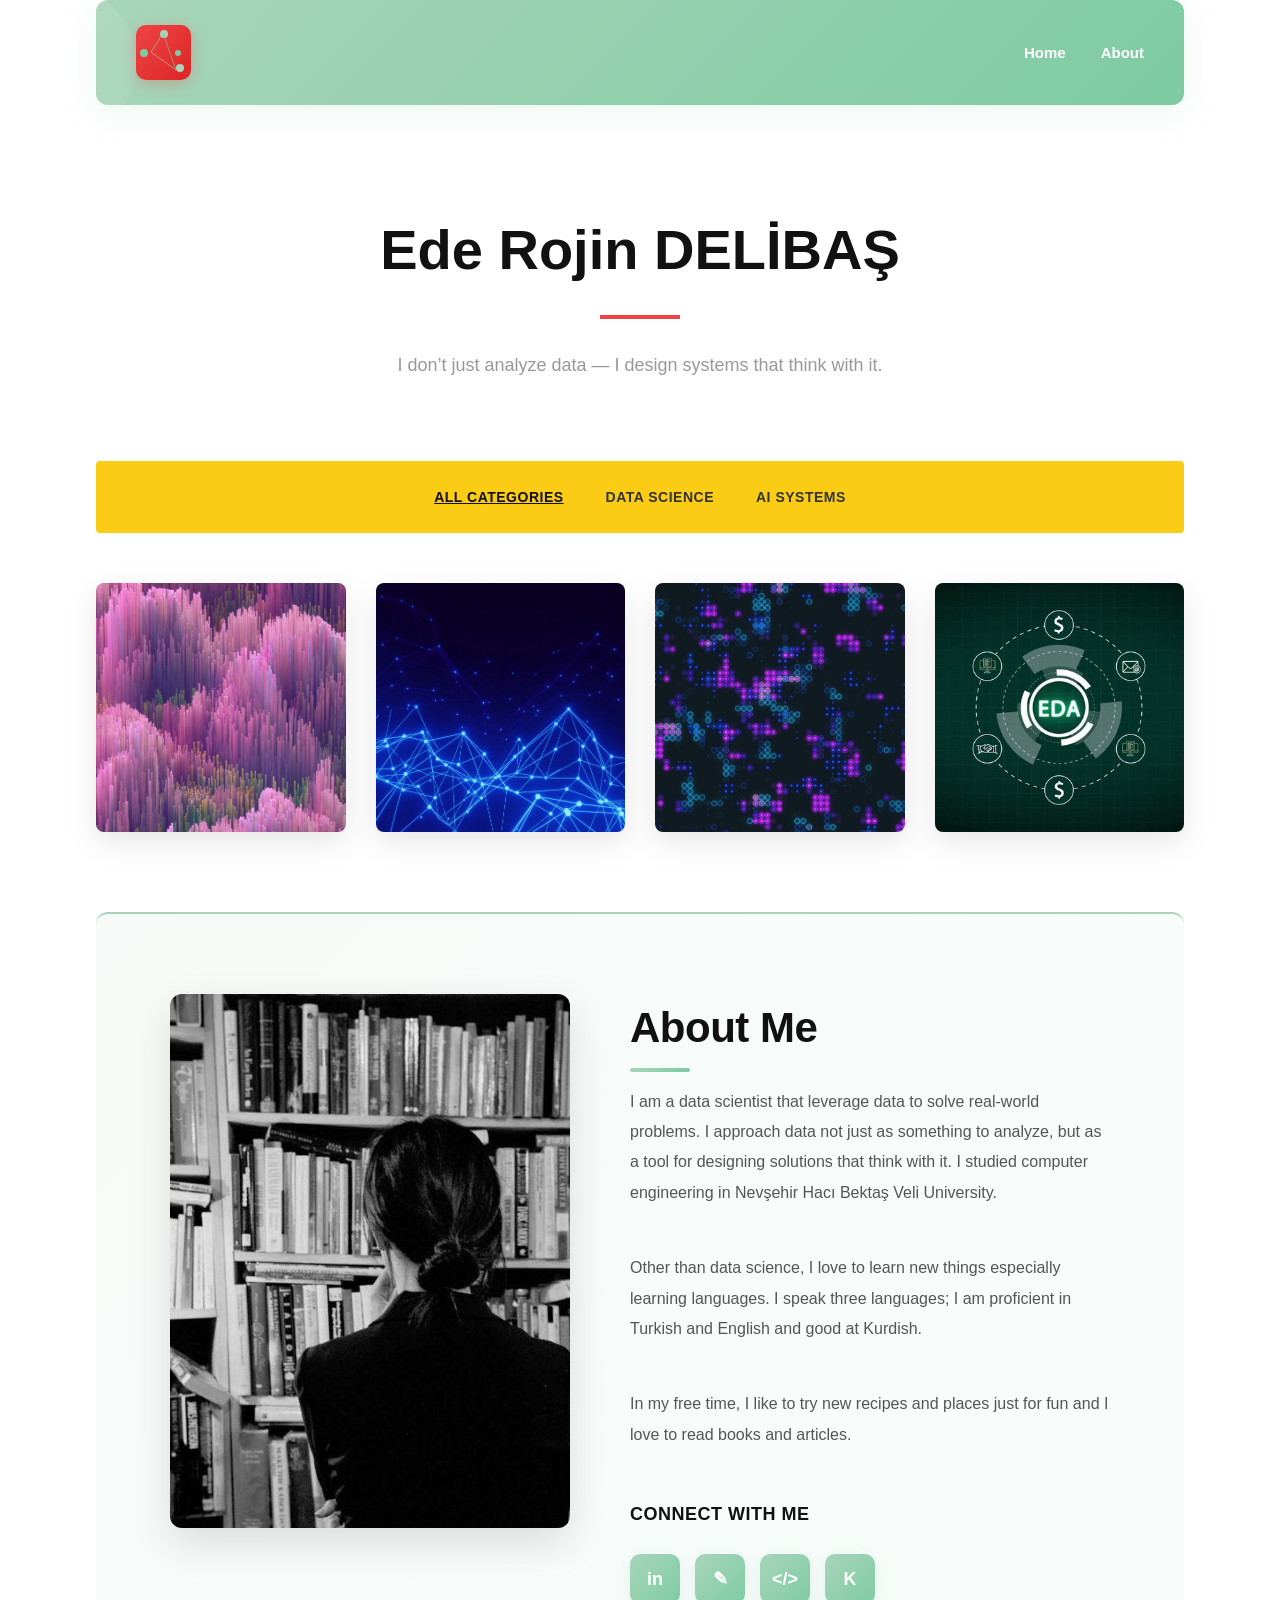
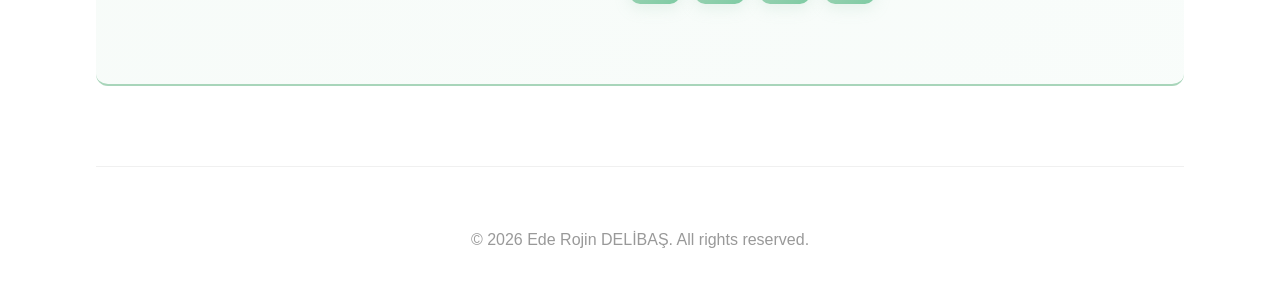
<file: index.html>
<!DOCTYPE html>
<html>
<head>
  <title>Ede Rojin DELİBAŞ - Portfolio</title>
  <link rel="stylesheet" href="style.css?v=4.4">
  <meta charset="UTF-8">
  <meta name="viewport" content="width=device-width, initial-scale=1.0">
</head>

<body>
<div class="container">

<header>
  <div class="header-content">
    <div class="logo" style="width: 55px; height: 55px; display: flex; align-items: center; justify-content: center; position: relative;">
      <div style="width: 100%; height: 100%; position: relative;">
        <!-- Data point circles -->
        <div style="position: absolute; width: 8px; height: 8px; background: #a8d5ba; border-radius: 50%; top: 5px; left: 50%; transform: translateX(-50%);"></div>
        <div style="position: absolute; width: 8px; height: 8px; background: #7ecba3; border-radius: 50%; top: 50%; left: 15%; transform: translate(-50%, -50%);"></div>
        <div style="position: absolute; width: 8px; height: 8px; background: #a8d5ba; border-radius: 50%; bottom: 8px; right: 12%;"></div>
        <div style="position: absolute; width: 6px; height: 6px; background: #7ecba3; border-radius: 50%; top: 45%; right: 18%;"></div>
        <!-- Connection lines using pseudo-effect -->
        <svg style="position: absolute; width: 100%; height: 100%; top: 0; left: 0;" viewBox="0 0 55 55">
          <line x1="27" y1="8" x2="15" y2="27" stroke="#a8d5ba" stroke-width="1" opacity="0.6"/>
          <line x1="27" y1="8" x2="40" y2="45" stroke="#7ecba3" stroke-width="1" opacity="0.6"/>
          <line x1="15" y1="27" x2="40" y2="45" stroke="#a8d5ba" stroke-width="1" opacity="0.6"/>
        </svg>
      </div>
    </div>
    <div class="nav-section">
      <nav>
        <a href="index.html">Home</a>
        <a href="#about">About</a>
      </nav>
    </div>
  </div>
</header>

<section class="hero">
  <h1>Ede Rojin DELİBAŞ</h1>
  <p>
    I don’t just analyze data — I design systems that think with it.
  </p>
</section>

<div class="filter">
  <button class="active" onclick="filterProjects('all')">ALL CATEGORIES</button>
  <button onclick="filterProjects('data-science')">DATA SCIENCE</button>
  <button onclick="filterProjects('ai-systems')">AI SYSTEMS</button>
</div>

<div class="grid">

  <div class="card" data-category="ai-systems" onclick="location.href='project1.html'">
    <img src="images/synthetic/synthetic_animation.jpg" alt="Synthetic Data Generator">
    <div class="overlay">
      <h4>Synthetic Data Generator</h4>
      <p>AI-based data generation system</p>
    </div>
  </div>

  <div class="card" data-category="ai-systems" onclick="location.href='project2.html'">
    <img src="images/sentiment/sentiment_animation.jpg" alt="Sentiment Analysis">
    <div class="overlay">
      <h4>Sentiment Analysis</h4>
      <p>NLP-based sentiment classification</p>
    </div>
  </div>

  <div class="card" data-category="data-science" onclick="location.href='project3.html'">
    <img src="images/churn/churn_animation.jpg" alt="Customer Churn Prediction">
    <div class="overlay">
      <h4>Customer Churn Prediction</h4>
      <p>Machine learning retention strategy</p>
    </div>
  </div>

  <div class="card" data-category="data-science" onclick="location.href='project4.html'">
    <img src="images/EDA/EDA_animation.jpg" alt="E-Commerce EDA">
    <div class="overlay">
      <h4>E-Commerce EDA</h4>
      <p>Exploratory analysis of customer behavior</p>
    </div>
  </div>

</div>

<section id="about" class="about-section">
  <div class="about-container">
    <div class="about-content">
      <div class="about-grid">
        <div class="about-image">
          <img src="images/aboutme.jpeg?v=4.0" alt="Ede Rojin DELİBAŞ">
        </div>
        <div class="about-text">
          <h2>About Me</h2>
          <p>
            I am a data scientist that leverage data to solve real-world problems. I approach data not just as something to analyze, but as a tool for designing solutions that think with it. I studied computer engineering in Nevşehir Hacı Bektaş Veli University.
          </p>
          <p>
            Other than data science, I love to learn new things especially learning languages. I speak three languages; I am proficient in Turkish and English and good at Kurdish.
          </p>
          <p>
            In my free time, I like to try new recipes and places just for fun and I love to read books and articles.
          </p>
          <div class="about-links">
            <h3>Connect With Me</h3>
            <div class="social-links">
              <a href="https://www.linkedin.com/in/ede-rojin-delibaş" target="_blank" rel="noopener noreferrer" class="social-link" title="LinkedIn">
                <span>in</span>
              </a>
              <a href="https://medium.com/@ederojind" target="_blank" rel="noopener noreferrer" class="social-link" title="Medium">
                <span>✎</span>
              </a>
              <a href="https://github.com/Ede-Rojin-Delibas" target="_blank" rel="noopener noreferrer" class="social-link" title="GitHub">
                <span>&lt;/&gt;</span>
              </a>
              <a href="https://kaggle.com/ederojindeliba" target="_blank" rel="noopener noreferrer" class="social-link" title="Kaggle">
                <span>K</span>
              </a>
            </div>
          </div>
        </div>
      </div>
    </div>
  </div>
</section>

<footer>
  <p>© 2026 Ede Rojin DELİBAŞ. All rights reserved.</p>
</footer>

</div>

<script>
function filterProjects(category) {
  const cards = document.querySelectorAll('.card');
  const buttons = document.querySelectorAll('.filter button');
  
  // Update active button
  buttons.forEach(btn => btn.classList.remove('active'));
  event.target.classList.add('active');
  
  // Filter cards
  cards.forEach(card => {
    if (category === 'all' || card.dataset.category === category) {
      card.style.display = 'flex';
    } else {
      card.style.display = 'none';
    }
  });
}
</script>

</body>
</html>
</file>
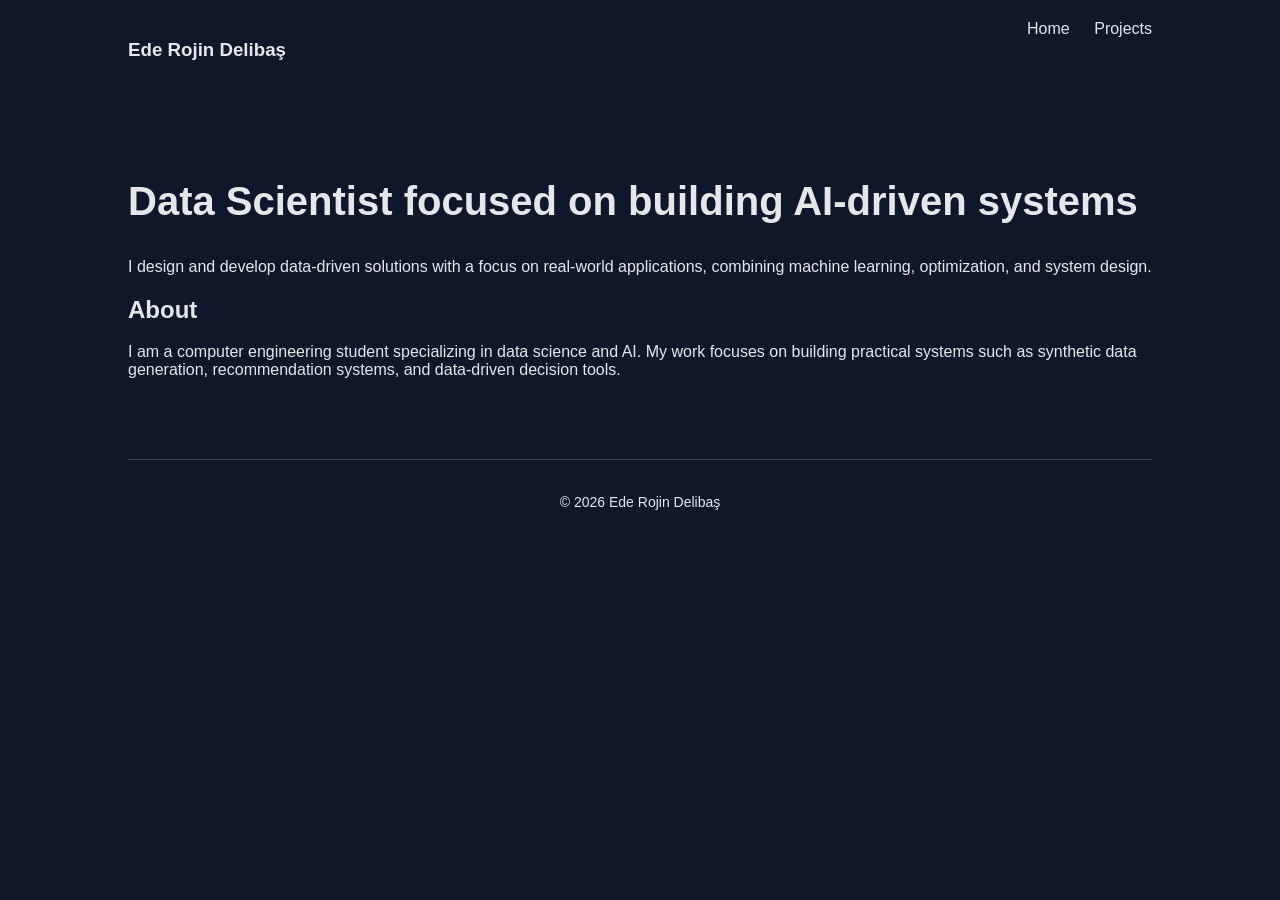
<file: Portfolio/index.html>
<!DOCTYPE html>
<html>
<head>
  <title>Ede Rojin Delibaş</title>
  <link rel="stylesheet" href="style.css">
</head>

<body>
<div class="container">

<header>
  <h3>Ede Rojin Delibaş</h3>
  <nav>
    <a href="index.html">Home</a>
    <a href="projects.html">Projects</a>
  </nav>
</header>

<section class="hero">
  <h1>Data Scientist focused on building AI-driven systems</h1>
  <p>
    I design and develop data-driven solutions with a focus on real-world applications, 
    combining machine learning, optimization, and system design.
  </p>
</section>

<section>
  <h2>About</h2>
  <p>
    I am a computer engineering student specializing in data science and AI. 
    My work focuses on building practical systems such as synthetic data generation, 
    recommendation systems, and data-driven decision tools.
  </p>
</section>

<footer>
  <p>© 2026 Ede Rojin Delibaş</p>
</footer>

</div>
</body>
</html>
</file>
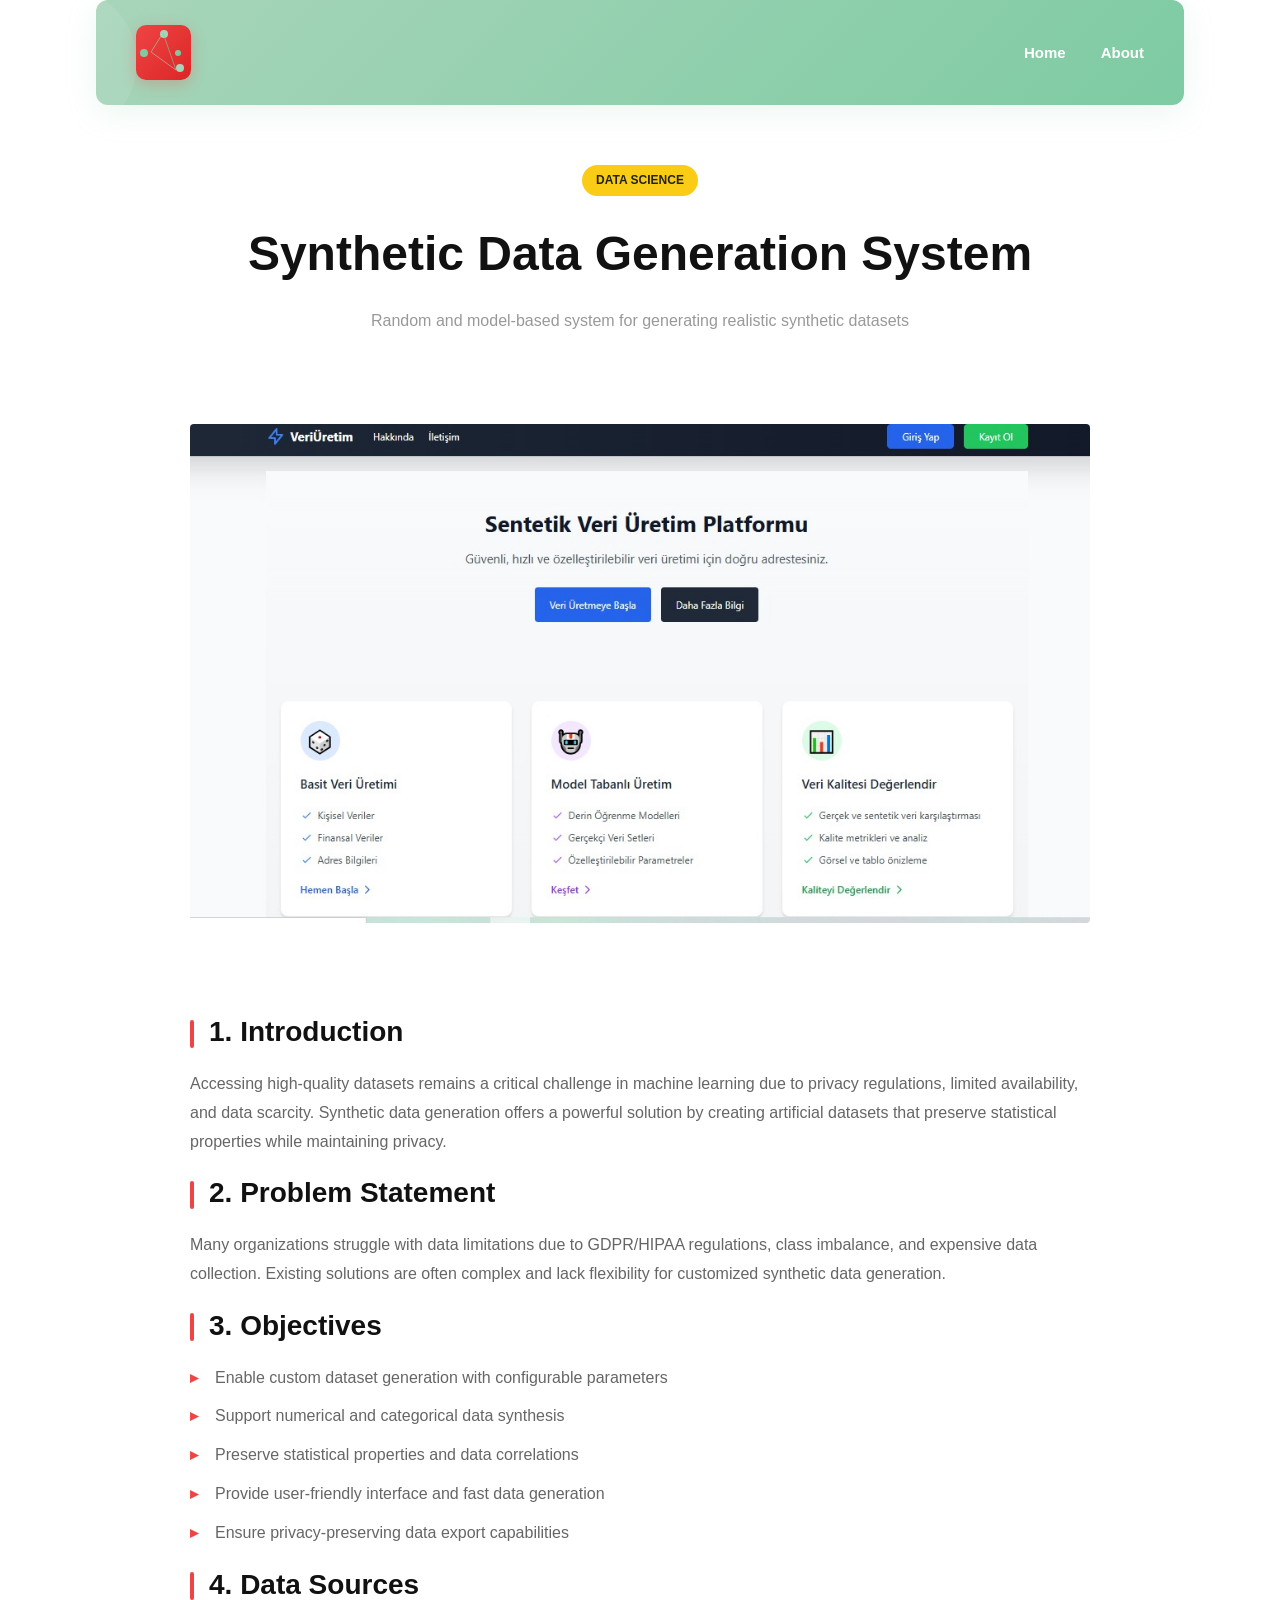
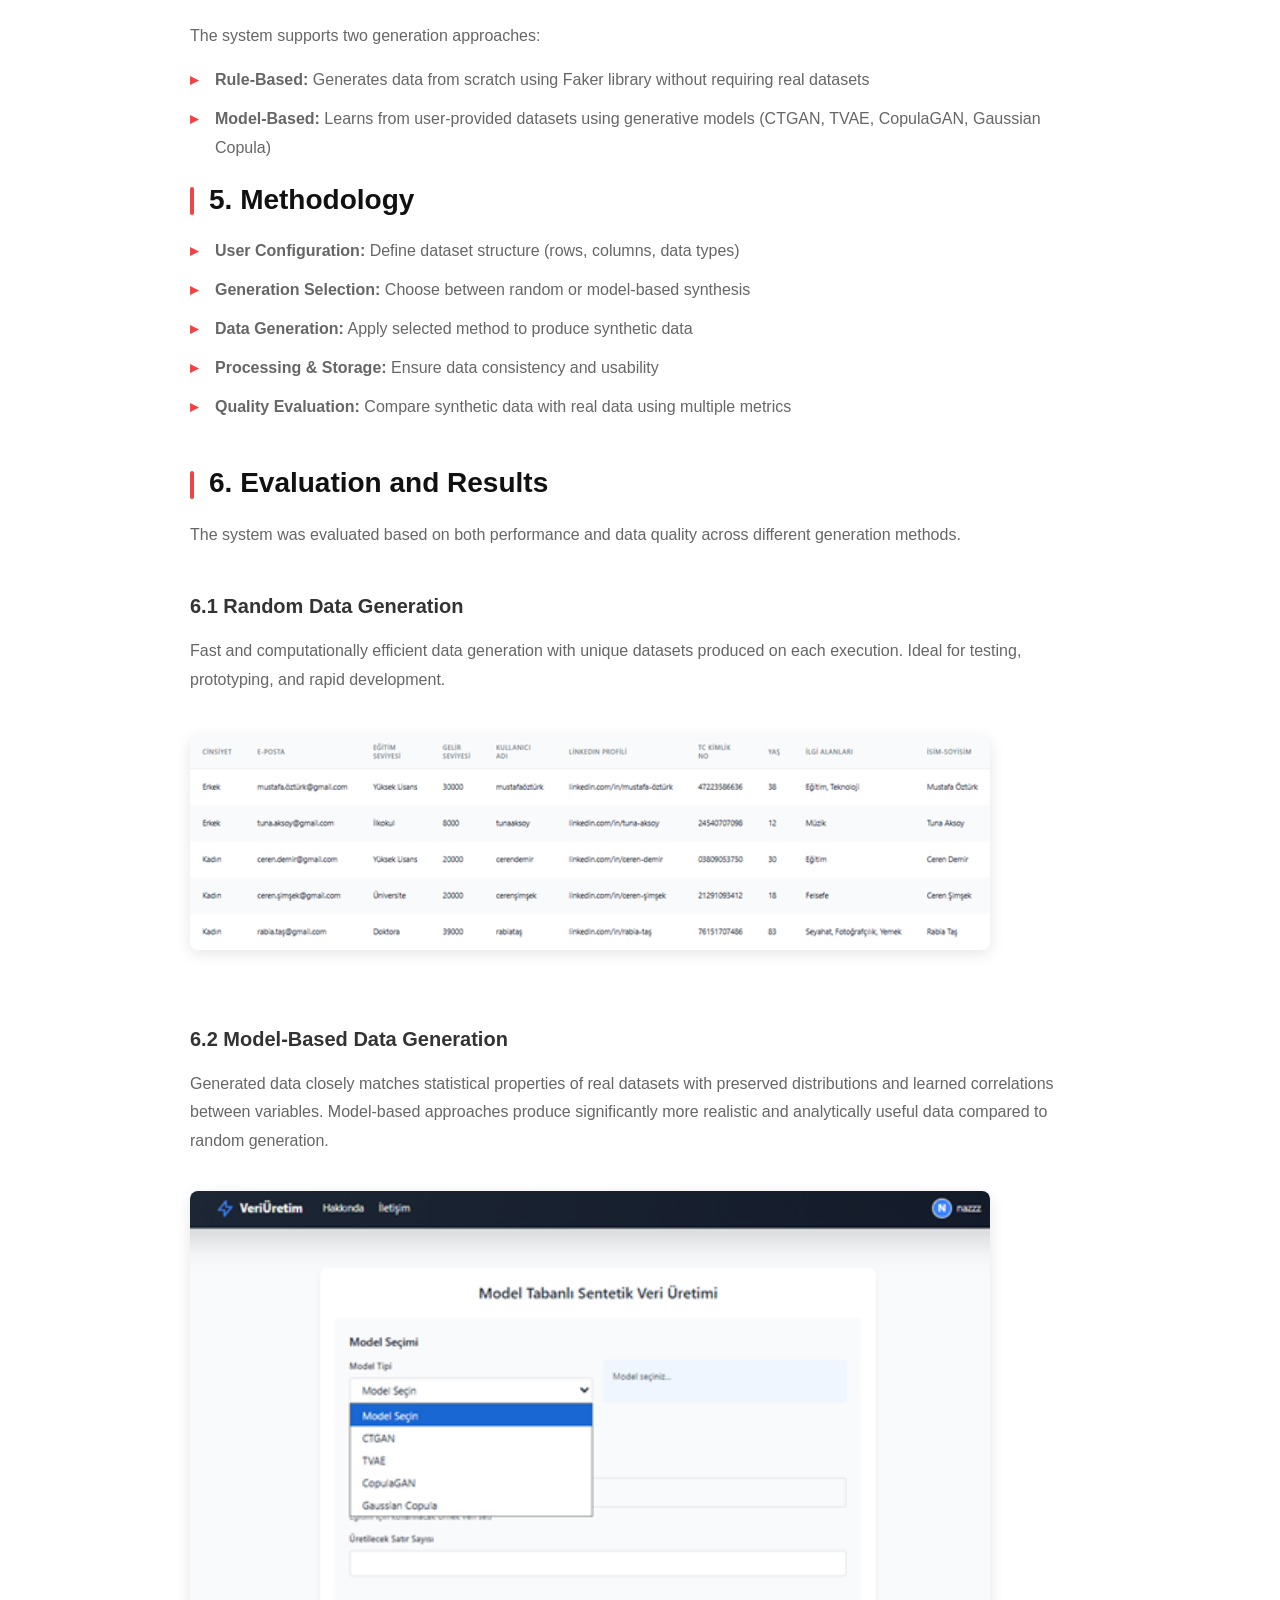
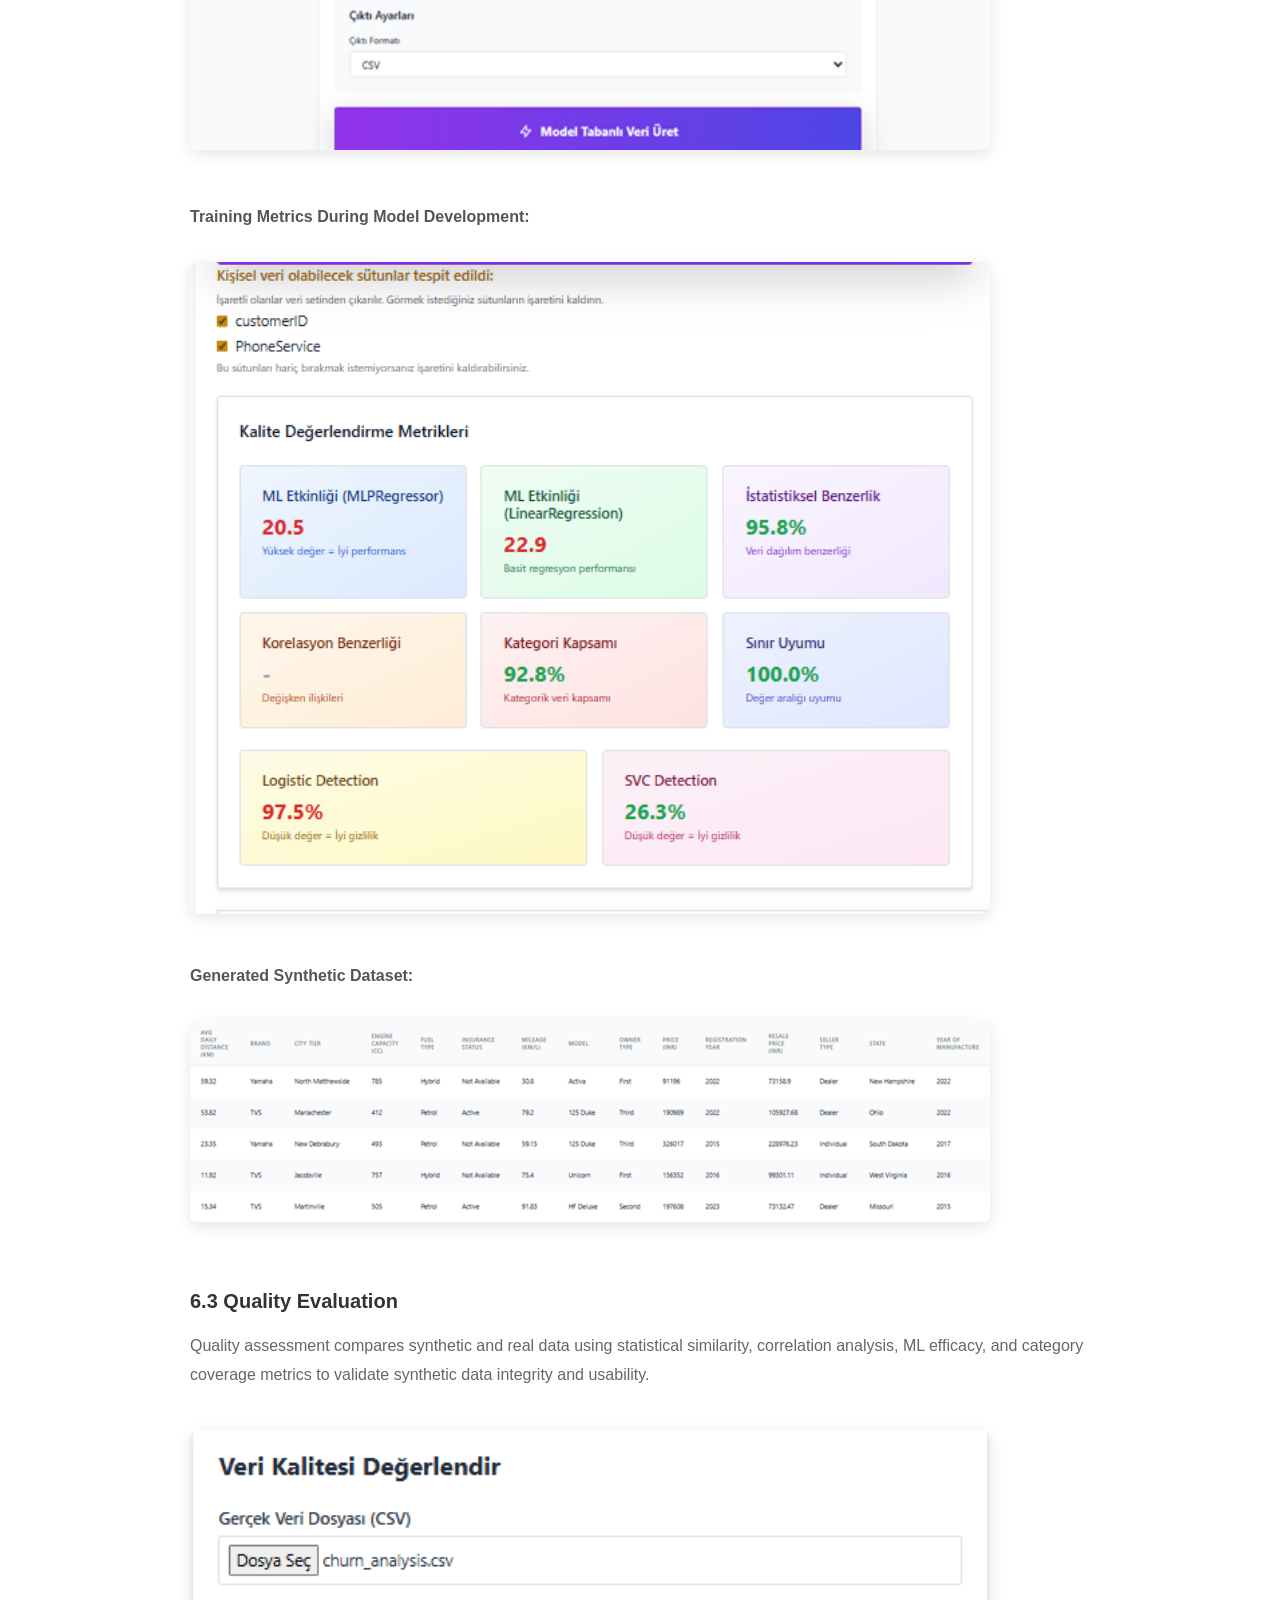
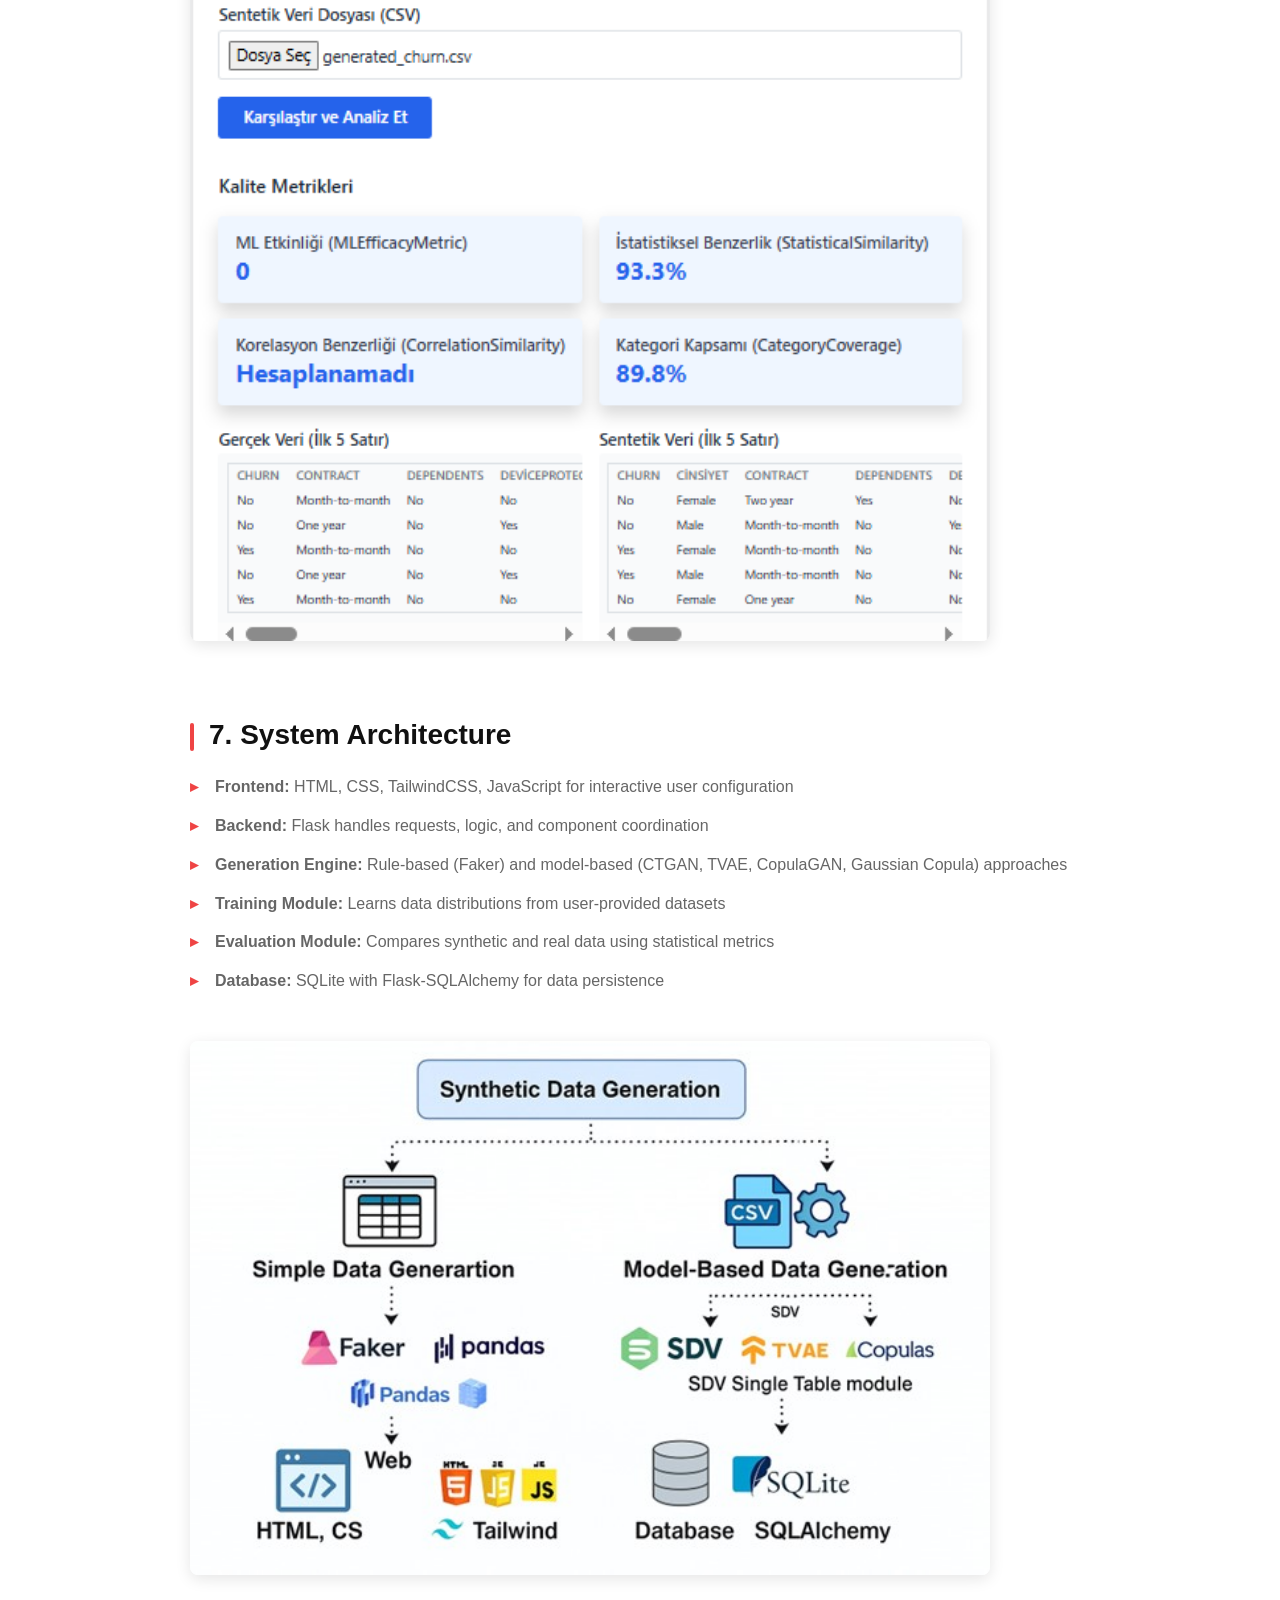
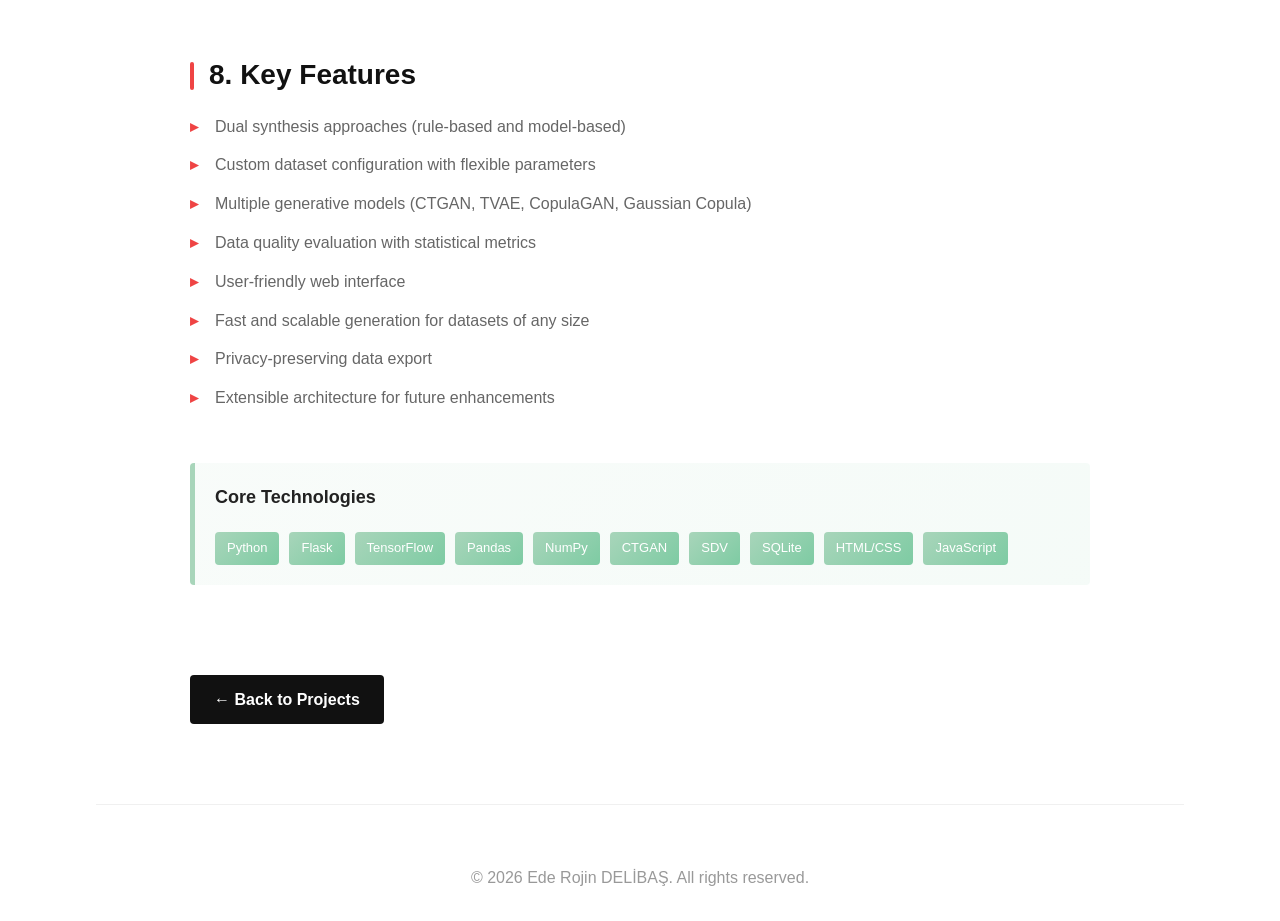
<file: project1.html>
<!DOCTYPE html>
<html>
<head>
  <title>Synthetic Data Generation System - Ede Rojin DELİBAŞ</title>
  <link rel="stylesheet" href="style.css?v=4.4">
  <meta charset="UTF-8">
  <meta name="viewport" content="width=device-width, initial-scale=1.0">
</head>

<body>
<div class="container">

<header>
  <div class="header-content">
    <div class="logo" style="width: 55px; height: 55px; display: flex; align-items: center; justify-content: center; position: relative;">
      <div style="width: 100%; height: 100%; position: relative;">
        <!-- Data point circles -->
        <div style="position: absolute; width: 8px; height: 8px; background: #a8d5ba; border-radius: 50%; top: 5px; left: 50%; transform: translateX(-50%);"></div>
        <div style="position: absolute; width: 8px; height: 8px; background: #7ecba3; border-radius: 50%; top: 50%; left: 15%; transform: translate(-50%, -50%);"></div>
        <div style="position: absolute; width: 8px; height: 8px; background: #a8d5ba; border-radius: 50%; bottom: 8px; right: 12%;"></div>
        <div style="position: absolute; width: 6px; height: 6px; background: #7ecba3; border-radius: 50%; top: 45%; right: 18%;"></div>
        <!-- Connection lines using pseudo-effect -->
        <svg style="position: absolute; width: 100%; height: 100%; top: 0; left: 0;" viewBox="0 0 55 55">
          <line x1="27" y1="8" x2="15" y2="27" stroke="#a8d5ba" stroke-width="1" opacity="0.6"/>
          <line x1="27" y1="8" x2="40" y2="45" stroke="#7ecba3" stroke-width="1" opacity="0.6"/>
          <line x1="15" y1="27" x2="40" y2="45" stroke="#a8d5ba" stroke-width="1" opacity="0.6"/>
        </svg>
      </div>
    </div>
    <div class="nav-section">
      <nav>
        <a href="index.html">Home</a>
        <a href="index.html#about">About</a>
      </nav>
    </div>
  </div>
</header>

<div class="project-detail">

  <div class="project-header">
    <div class="category">Data Science</div>
    <h1>Synthetic Data Generation System</h1>
    <p style="color: #999; margin-top: 15px;">Random and model-based system for generating realistic synthetic datasets</p>
  </div>

<img src="images/synthetic/ui.jpeg?v=4.3" alt="System User Interface" class="project-image">

  <div class="project-section">
    <h2>1. Introduction</h2>
    <p>
      Accessing high-quality datasets remains a critical challenge in machine learning due to privacy regulations, limited availability, and data scarcity. Synthetic data generation offers a powerful solution by creating artificial datasets that preserve statistical properties while maintaining privacy.
    </p>

    <h2>2. Problem Statement</h2>
    <p>
      Many organizations struggle with data limitations due to GDPR/HIPAA regulations, class imbalance, and expensive data collection. Existing solutions are often complex and lack flexibility for customized synthetic data generation.
    </p>

    <h2>3. Objectives</h2>
    <ul>
      <li>Enable custom dataset generation with configurable parameters</li>
      <li>Support numerical and categorical data synthesis</li>
      <li>Preserve statistical properties and data correlations</li>
      <li>Provide user-friendly interface and fast data generation</li>
      <li>Ensure privacy-preserving data export capabilities</li>
    </ul>

    <h2>4. Data Sources</h2>
    <p style="margin-bottom: 15px;">
      The system supports two generation approaches:
    </p>
    <ul>
      <li><strong>Rule-Based:</strong> Generates data from scratch using Faker library without requiring real datasets</li>
      <li><strong>Model-Based:</strong> Learns from user-provided datasets using generative models (CTGAN, TVAE, CopulaGAN, Gaussian Copula)</li>
    </ul>

    <h2>5. Methodology</h2>
    <ul>
      <li><strong>User Configuration:</strong> Define dataset structure (rows, columns, data types)</li>
      <li><strong>Generation Selection:</strong> Choose between random or model-based synthesis</li>
      <li><strong>Data Generation:</strong> Apply selected method to produce synthetic data</li>
      <li><strong>Processing & Storage:</strong> Ensure data consistency and usability</li>
      <li><strong>Quality Evaluation:</strong> Compare synthetic data with real data using multiple metrics</li>
    </ul>
  </div>

  <!-- EVALUATION AND RESULTS SECTION -->
  <div class="project-section">
    <h2>6. Evaluation and Results</h2>
    <p>
      The system was evaluated based on both performance and data quality across different generation methods.
    </p>
  </div>

  <!-- RANDOM DATA GENERATION RESULTS -->
  <div class="project-section">
    <h3 style="margin-top: 30px; margin-bottom: 15px; font-size: 20px; color: #333; font-weight: 600;">6.1 Random Data Generation</h3>
    <p>
      Fast and computationally efficient data generation with unique datasets produced on each execution. Ideal for testing, prototyping, and rapid development.
    </p>
    <img src="images/synthetic/randsynt.png?v=4.3" alt="Random Synthetic Data Generation" style="width: 100%; max-width: 800px; margin: 25px 0; border-radius: 8px; box-shadow: 0 4px 15px rgba(0,0,0,0.1);">
  </div>

  <!-- MODEL-BASED DATA GENERATION -->
  <div class="project-section">
    <h3 style="margin-top: 30px; margin-bottom: 15px; font-size: 20px; color: #333; font-weight: 600;">6.2 Model-Based Data Generation</h3>
    <p>
      Generated data closely matches statistical properties of real datasets with preserved distributions and learned correlations between variables. Model-based approaches produce significantly more realistic and analytically useful data compared to random generation.
    </p>
    
    <img src="images/synthetic/modeltabanlı.png?v=4.3" alt="Model-Based Generation Interface" style="width: 100%; max-width: 800px; margin: 20px 0; border-radius: 8px; box-shadow: 0 4px 15px rgba(0,0,0,0.1);">
    
    <p style="margin-top: 25px; font-weight: 600; color: #555;">Training Metrics During Model Development:</p>
    <img src="images/synthetic/kalitemetrikleri.png?v=4.3" alt="Model Training Metrics" style="width: 100%; max-width: 800px; margin: 15px 0; border-radius: 8px; box-shadow: 0 4px 15px rgba(0,0,0,0.1);">
    
    <p style="margin-top: 25px; font-weight: 600; color: #555;">Generated Synthetic Dataset:</p>
    <img src="images/synthetic/prodmodelsyn.png?v=4.3" alt="Generated Synthetic Data" style="width: 100%; max-width: 800px; margin: 15px 0; border-radius: 8px; box-shadow: 0 4px 15px rgba(0,0,0,0.1);">
  </div>

  <!-- QUALITY EVALUATION METRICS -->
  <div class="project-section">
    <h3 style="margin-top: 30px; margin-bottom: 15px; font-size: 20px; color: #333; font-weight: 600;">6.3 Quality Evaluation</h3>
    <p style="margin-bottom: 15px;">
      Quality assessment compares synthetic and real data using statistical similarity, correlation analysis, ML efficacy, and category coverage metrics to validate synthetic data integrity and usability.
    </p>
    <img src="images/synthetic/kalitemetrikleri2.png?v=4.3" alt="Quality Evaluation Metrics" style="width: 100%; max-width: 800px; margin: 25px 0; border-radius: 8px; box-shadow: 0 4px 15px rgba(0,0,0,0.1);">
  </div>

  <!-- SYSTEM ARCHITECTURE SECTION -->
  <div class="project-section">
    <h2>7. System Architecture</h2>
    <ul>
      <li><strong>Frontend:</strong> HTML, CSS, TailwindCSS, JavaScript for interactive user configuration</li>
      <li><strong>Backend:</strong> Flask handles requests, logic, and component coordination</li>
      <li><strong>Generation Engine:</strong> Rule-based (Faker) and model-based (CTGAN, TVAE, CopulaGAN, Gaussian Copula) approaches</li>
      <li><strong>Training Module:</strong> Learns data distributions from user-provided datasets</li>
      <li><strong>Evaluation Module:</strong> Compares synthetic and real data using statistical metrics</li>
      <li><strong>Database:</strong> SQLite with Flask-SQLAlchemy for data persistence</li>
    </ul>
    
    <img src="images/synthetic/techstack.jpg?v=4.3" alt="Technology Stack" style="width: 100%; max-width: 800px; margin: 30px 0; border-radius: 8px; box-shadow: 0 4px 15px rgba(0,0,0,0.1);">
  </div>

  <!-- KEY FEATURES SECTION -->
  <div class="project-section">
    <h2>8. Key Features</h2>
    <ul>
      <li>Dual synthesis approaches (rule-based and model-based)</li>
      <li>Custom dataset configuration with flexible parameters</li>
      <li>Multiple generative models (CTGAN, TVAE, CopulaGAN, Gaussian Copula)</li>
      <li>Data quality evaluation with statistical metrics</li>
      <li>User-friendly web interface</li>
      <li>Fast and scalable generation for datasets of any size</li>
      <li>Privacy-preserving data export</li>
      <li>Extensible architecture for future enhancements</li>
    </ul>
  </div>

  <div class="project-tech" style="margin-top: 50px; margin-bottom: 40px; background: linear-gradient(135deg, rgba(168, 213, 186, 0.08) 0%, rgba(126, 203, 163, 0.08) 100%); border-left: 5px solid #a8d5ba;">
    <strong style="font-size: 18px; color: #222; display: block; margin-bottom: 20px;">Core Technologies</strong>
    <div class="tech-tags">
      <span class="tech-tag" style="background: linear-gradient(135deg, #a8d5ba, #7ecba3); color: white; border: none;">Python</span>
      <span class="tech-tag" style="background: linear-gradient(135deg, #a8d5ba, #7ecba3); color: white; border: none;">Flask</span>
      <span class="tech-tag" style="background: linear-gradient(135deg, #a8d5ba, #7ecba3); color: white; border: none;">TensorFlow</span>
      <span class="tech-tag" style="background: linear-gradient(135deg, #a8d5ba, #7ecba3); color: white; border: none;">Pandas</span>
      <span class="tech-tag" style="background: linear-gradient(135deg, #a8d5ba, #7ecba3); color: white; border: none;">NumPy</span>
      <span class="tech-tag" style="background: linear-gradient(135deg, #a8d5ba, #7ecba3); color: white; border: none;">CTGAN</span>
      <span class="tech-tag" style="background: linear-gradient(135deg, #a8d5ba, #7ecba3); color: white; border: none;">SDV</span>
      <span class="tech-tag" style="background: linear-gradient(135deg, #a8d5ba, #7ecba3); color: white; border: none;">SQLite</span>
      <span class="tech-tag" style="background: linear-gradient(135deg, #a8d5ba, #7ecba3); color: white; border: none;">HTML/CSS</span>
      <span class="tech-tag" style="background: linear-gradient(135deg, #a8d5ba, #7ecba3); color: white; border: none;">JavaScript</span>
    </div>
  </div>

  <a href="index.html" class="back-link">← Back to Projects</a>

</div>

<footer>
  <p>© 2026 Ede Rojin DELİBAŞ. All rights reserved.</p>
</footer>

</div>

</body>
</html>
</file>
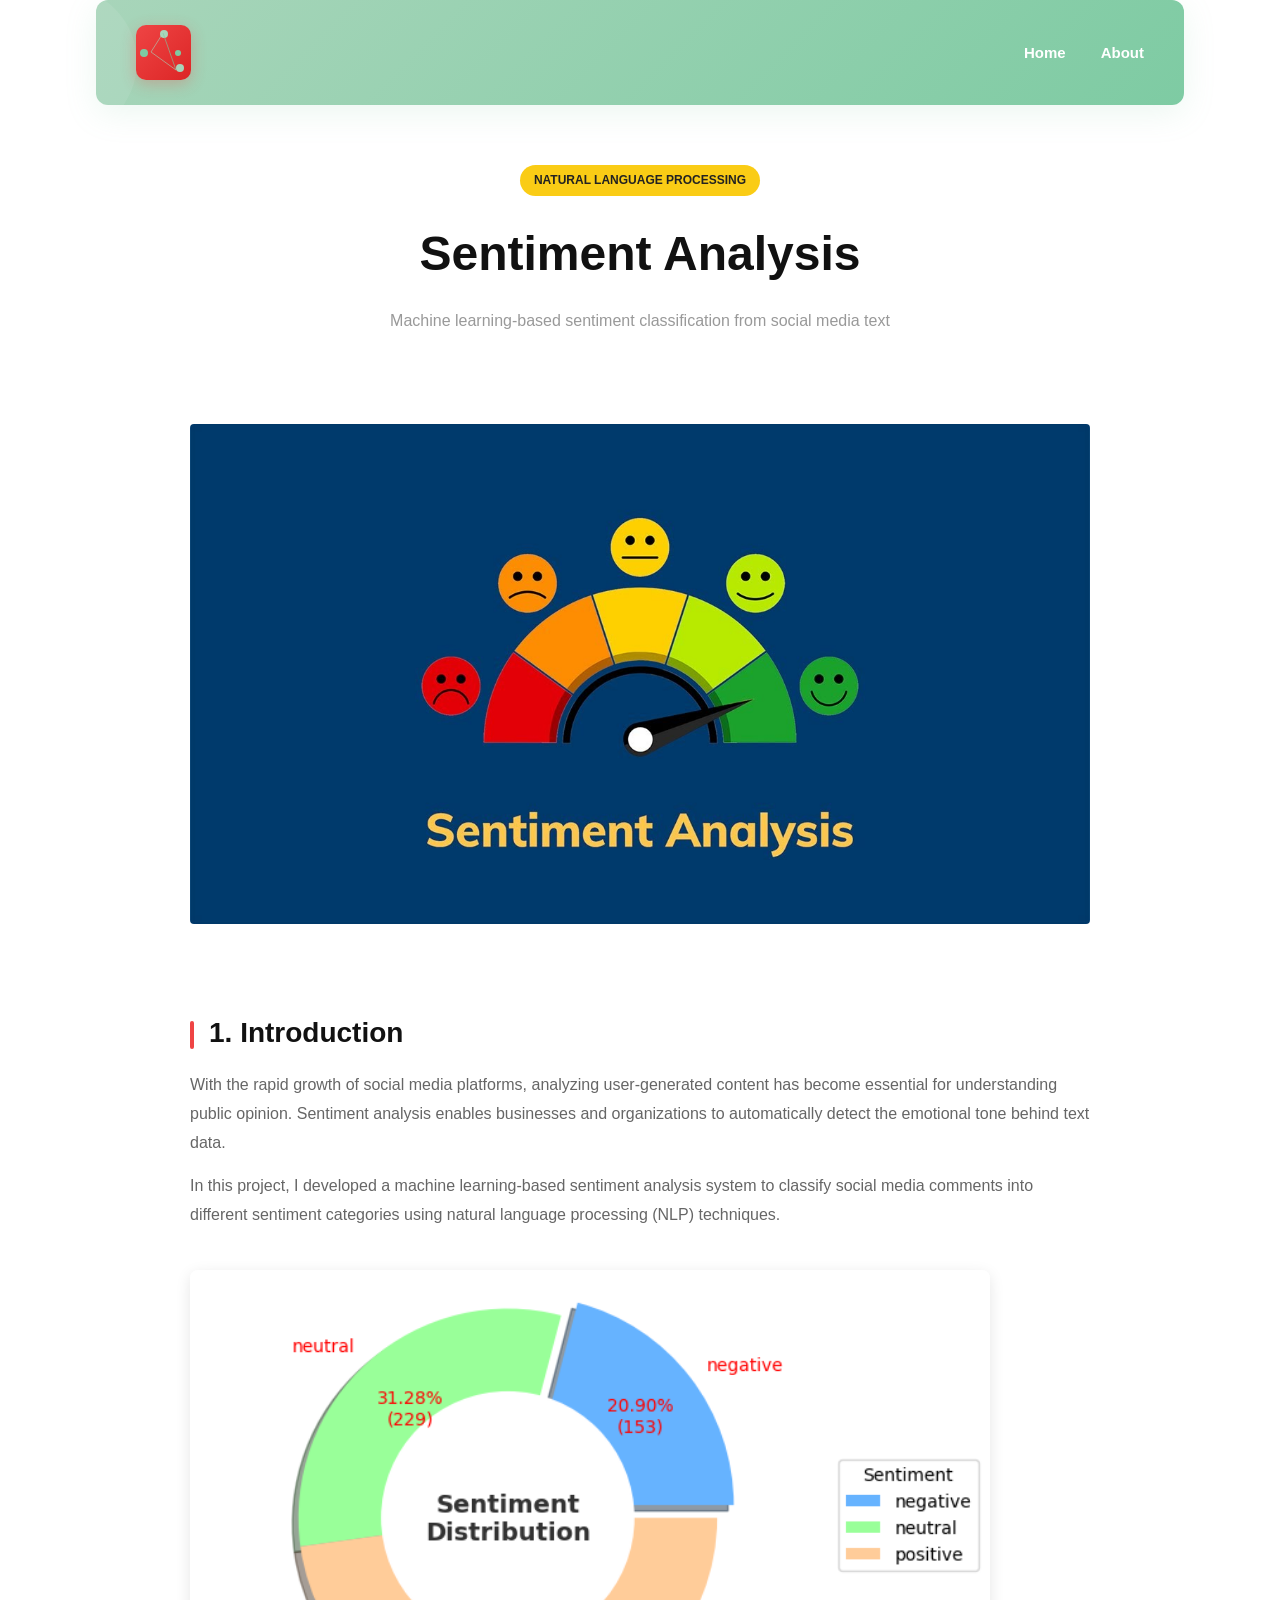
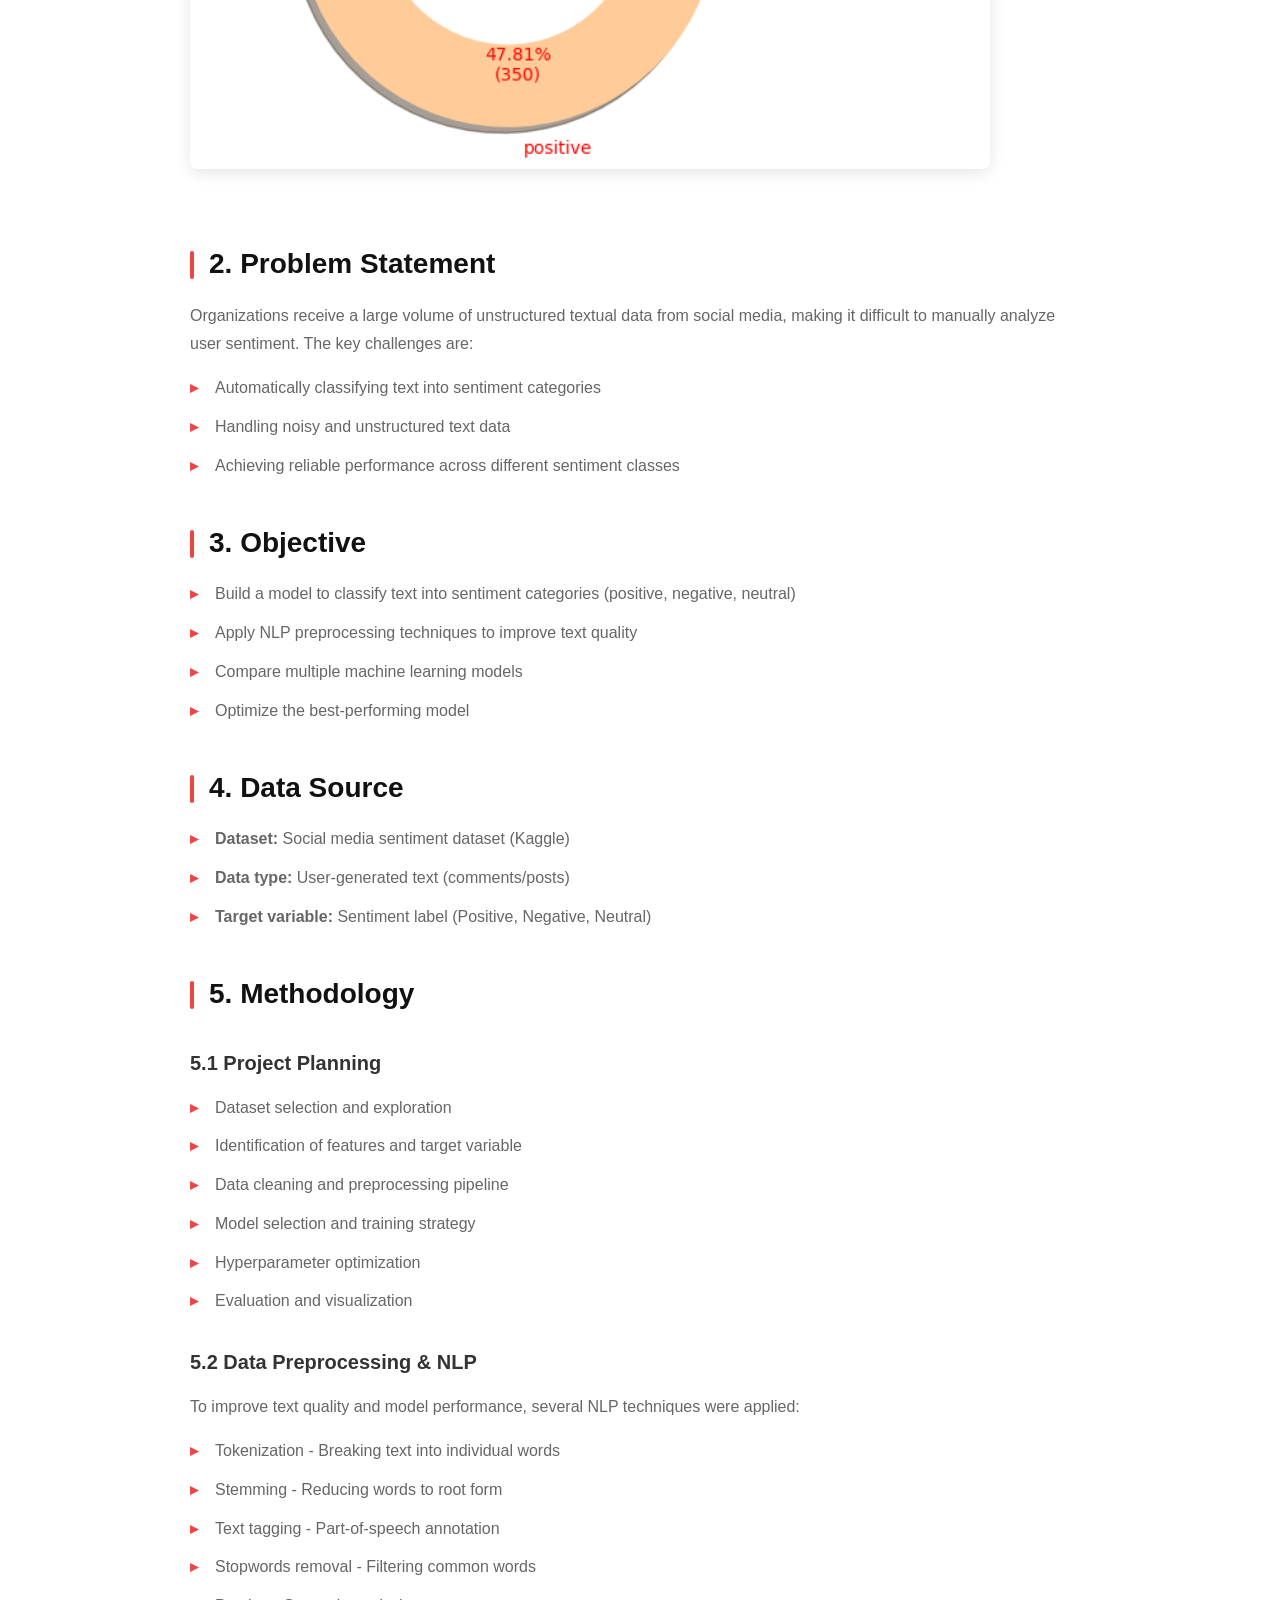
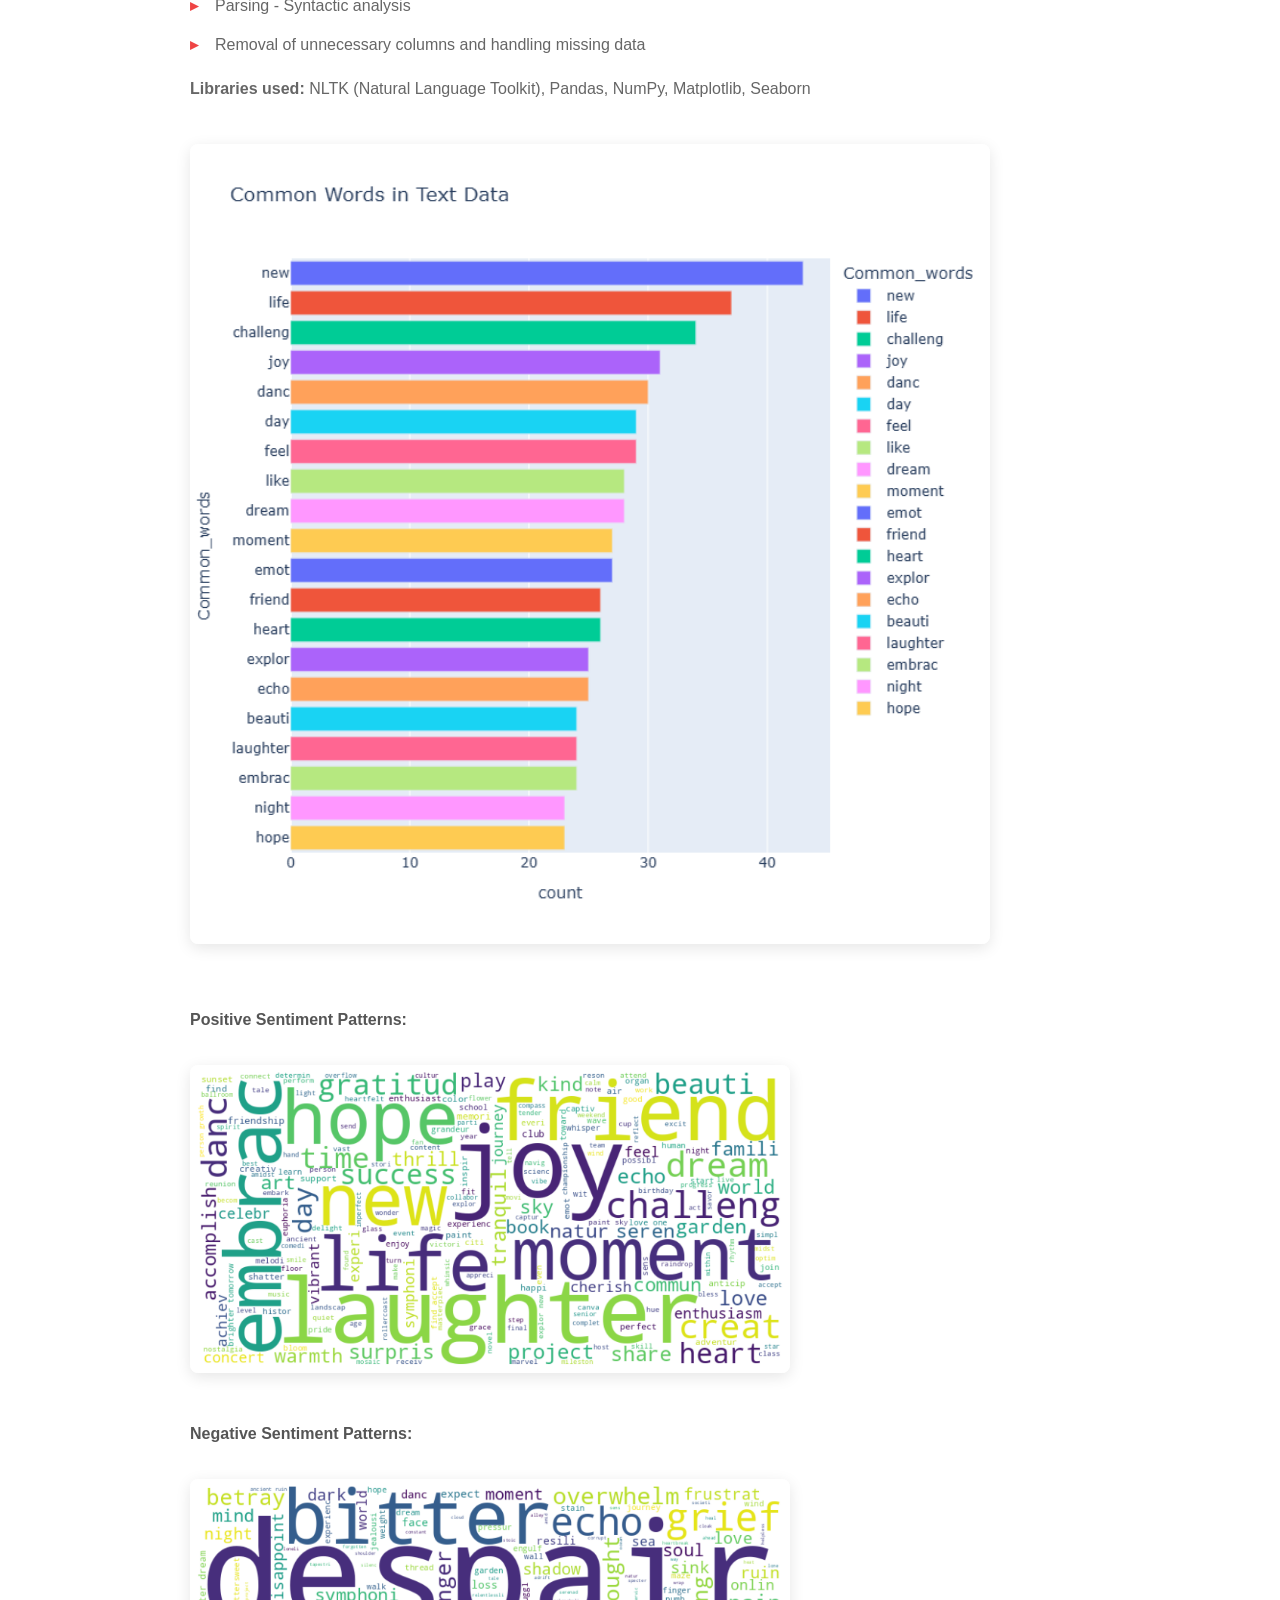
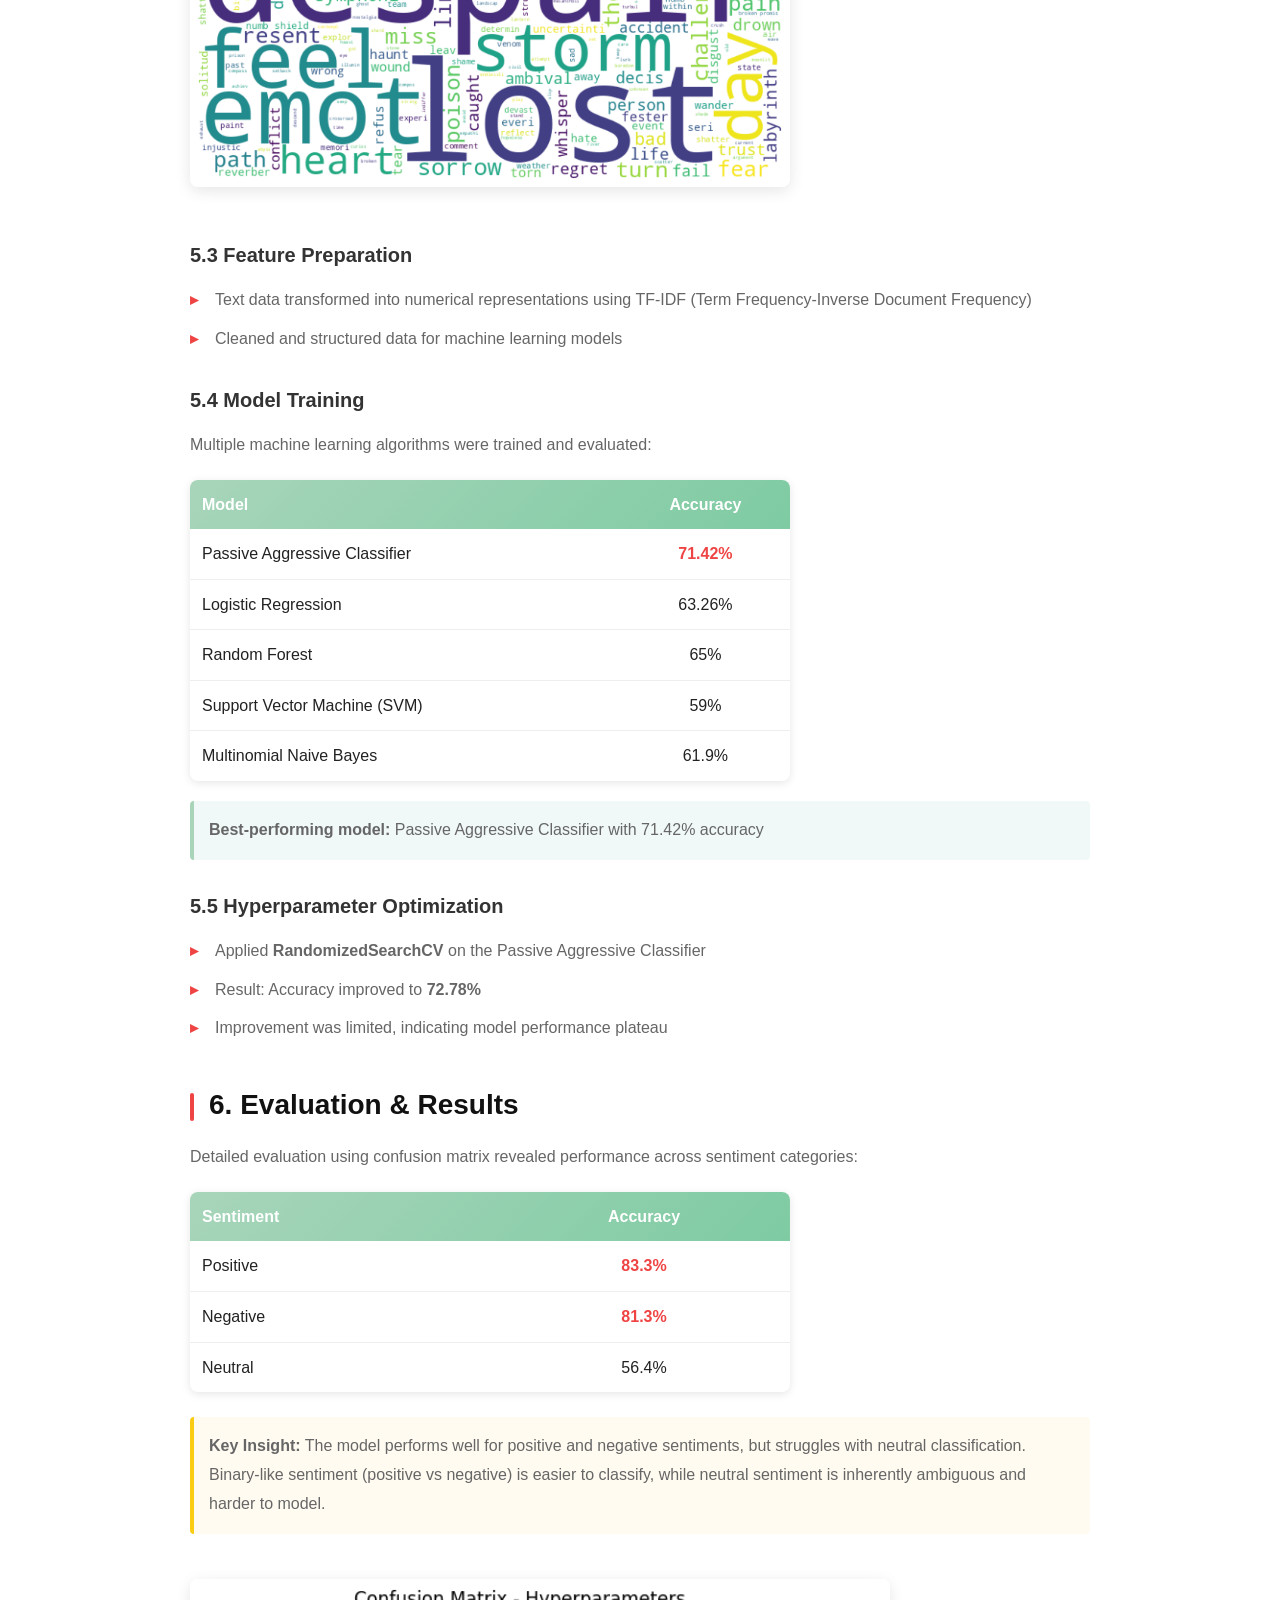
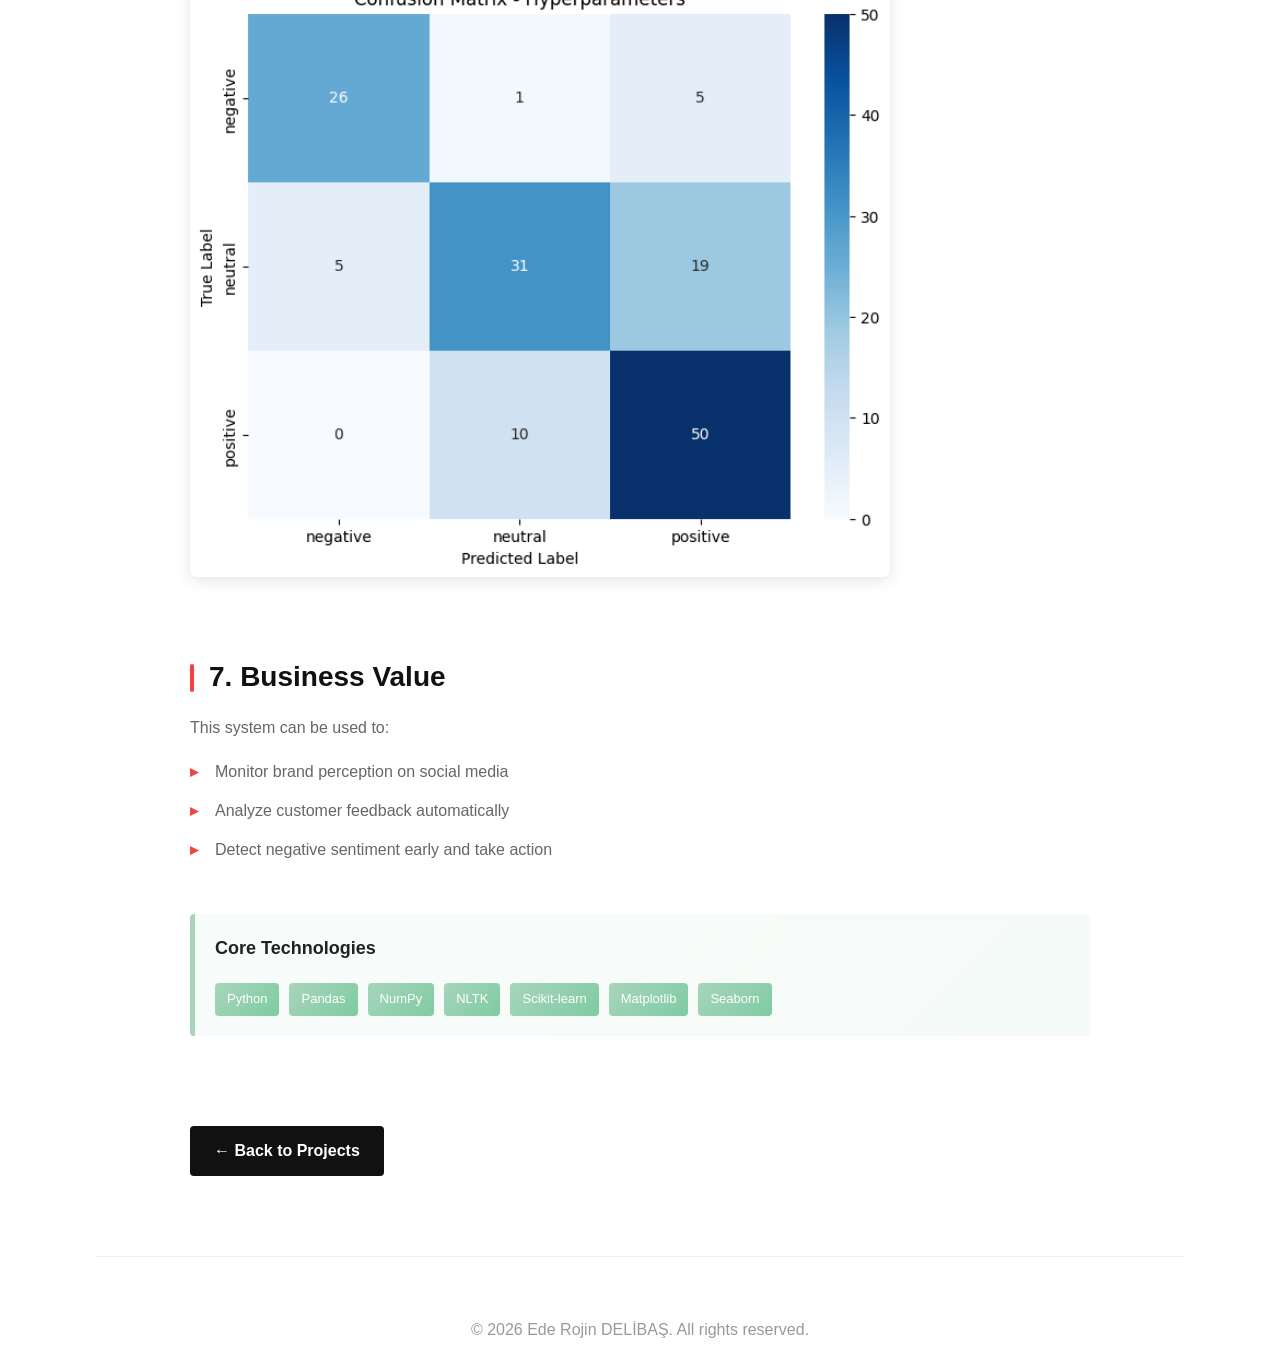
<file: project2.html>
<!DOCTYPE html>
<html>
<head>
  <title>Sentiment Analysis Project - Ede Rojin DELİBAŞ</title>
  <link rel="stylesheet" href="style.css?v=4.4">
  <meta charset="UTF-8">
  <meta name="viewport" content="width=device-width, initial-scale=1.0">
</head>

<body>
<div class="container">

<header>
  <div class="header-content">
    <div class="logo" style="width: 55px; height: 55px; display: flex; align-items: center; justify-content: center; position: relative;">
      <div style="width: 100%; height: 100%; position: relative;">
        <!-- Data point circles -->
        <div style="position: absolute; width: 8px; height: 8px; background: #a8d5ba; border-radius: 50%; top: 5px; left: 50%; transform: translateX(-50%);"></div>
        <div style="position: absolute; width: 8px; height: 8px; background: #7ecba3; border-radius: 50%; top: 50%; left: 15%; transform: translate(-50%, -50%);"></div>
        <div style="position: absolute; width: 8px; height: 8px; background: #a8d5ba; border-radius: 50%; bottom: 8px; right: 12%;"></div>
        <div style="position: absolute; width: 6px; height: 6px; background: #7ecba3; border-radius: 50%; top: 45%; right: 18%;"></div>
        <!-- Connection lines using pseudo-effect -->
        <svg style="position: absolute; width: 100%; height: 100%; top: 0; left: 0;" viewBox="0 0 55 55">
          <line x1="27" y1="8" x2="15" y2="27" stroke="#a8d5ba" stroke-width="1" opacity="0.6"/>
          <line x1="27" y1="8" x2="40" y2="45" stroke="#7ecba3" stroke-width="1" opacity="0.6"/>
          <line x1="15" y1="27" x2="40" y2="45" stroke="#a8d5ba" stroke-width="1" opacity="0.6"/>
        </svg>
      </div>
    </div>
    <div class="nav-section">
      <nav>
        <a href="index.html">Home</a>
        <a href="index.html#about">About</a>
      </nav>
    </div>
  </div>
</header>

<div class="project-detail">

  <div class="project-header">
    <div class="category">Natural Language Processing</div>
    <h1>Sentiment Analysis</h1>
    <p style="color: #999; margin-top: 15px;">Machine learning-based sentiment classification from social media text</p>
  </div>

  <img src="images/sentiment/headpic.jpg?v=3.9" alt="Sentiment Analysis Project" class="project-image">

  <div class="project-section">
    <h2>1. Introduction</h2>
    <p>
      With the rapid growth of social media platforms, analyzing user-generated content has become essential for understanding public opinion. Sentiment analysis enables businesses and organizations to automatically detect the emotional tone behind text data.
    </p>
    <p>
      In this project, I developed a machine learning-based sentiment analysis system to classify social media comments into different sentiment categories using natural language processing (NLP) techniques.
    </p>
    <img src="images/sentiment/sentiment_distribution.png?v=3.9" alt="Sentiment Distribution" style="width: 100%; max-width: 800px; margin: 25px 0; border-radius: 8px; box-shadow: 0 4px 15px rgba(0,0,0,0.1);">
  </div>

  <div class="project-section">
    <h2>2. Problem Statement</h2>
    <p>
      Organizations receive a large volume of unstructured textual data from social media, making it difficult to manually analyze user sentiment. The key challenges are:
    </p>
    <ul>
      <li>Automatically classifying text into sentiment categories</li>
      <li>Handling noisy and unstructured text data</li>
      <li>Achieving reliable performance across different sentiment classes</li>
    </ul>
  </div>

  <div class="project-section">
    <h2>3. Objective</h2>
    <ul>
      <li>Build a model to classify text into sentiment categories (positive, negative, neutral)</li>
      <li>Apply NLP preprocessing techniques to improve text quality</li>
      <li>Compare multiple machine learning models</li>
      <li>Optimize the best-performing model</li>
    </ul>
  </div>

  <div class="project-section">
    <h2>4. Data Source</h2>
    <ul>
      <li><strong>Dataset:</strong> Social media sentiment dataset (Kaggle)</li>
      <li><strong>Data type:</strong> User-generated text (comments/posts)</li>
      <li><strong>Target variable:</strong> Sentiment label (Positive, Negative, Neutral)</li>
    </ul>
  </div>

  <div class="project-section">
    <h2>5. Methodology</h2>
    
    <h3 style="margin-top: 30px; margin-bottom: 15px; font-size: 20px; color: #333; font-weight: 600;">5.1 Project Planning</h3>
    <ul>
      <li>Dataset selection and exploration</li>
      <li>Identification of features and target variable</li>
      <li>Data cleaning and preprocessing pipeline</li>
      <li>Model selection and training strategy</li>
      <li>Hyperparameter optimization</li>
      <li>Evaluation and visualization</li>
    </ul>

    <h3 style="margin-top: 30px; margin-bottom: 15px; font-size: 20px; color: #333; font-weight: 600;">5.2 Data Preprocessing & NLP</h3>
    <p>
      To improve text quality and model performance, several NLP techniques were applied:
    </p>
    <ul>
      <li>Tokenization - Breaking text into individual words</li>
      <li>Stemming - Reducing words to root form</li>
      <li>Text tagging - Part-of-speech annotation</li>
      <li>Stopwords removal - Filtering common words</li>
      <li>Parsing - Syntactic analysis</li>
      <li>Removal of unnecessary columns and handling missing data</li>
    </ul>
    <p style="margin-top: 15px;"><strong>Libraries used:</strong> NLTK (Natural Language Toolkit), Pandas, NumPy, Matplotlib, Seaborn</p>
    <img src="images/sentiment/commonwords.png?v=3.9" alt="Most Common Words" style="width: 100%; max-width: 800px; margin: 25px 0; border-radius: 8px; box-shadow: 0 4px 15px rgba(0,0,0,0.1);">
    
    <p style="margin-top: 30px; font-weight: 600; color: #555;">Positive Sentiment Patterns:</p>
    <img src="images/sentiment/wordcloudp.png?v=3.9" alt="Positive Sentiment Word Cloud" style="width: 100%; max-width: 600px; margin: 15px 0; border-radius: 8px; box-shadow: 0 4px 15px rgba(0,0,0,0.1);">

    <p style="margin-top: 25px; font-weight: 600; color: #555;">Negative Sentiment Patterns:</p>
    <img src="images/sentiment/wordcloudn.png?v=3.9" alt="Negative Sentiment Word Cloud" style="width: 100%; max-width: 600px; margin: 15px 0; border-radius: 8px; box-shadow: 0 4px 15px rgba(0,0,0,0.1);">

    <h3 style="margin-top: 30px; margin-bottom: 15px; font-size: 20px; color: #333; font-weight: 600;">5.3 Feature Preparation</h3>
    <ul>
      <li>Text data transformed into numerical representations using TF-IDF (Term Frequency-Inverse Document Frequency)</li>
      <li>Cleaned and structured data for machine learning models</li>
    </ul>

    <h3 style="margin-top: 30px; margin-bottom: 15px; font-size: 20px; color: #333; font-weight: 600;">5.4 Model Training</h3>
    <p style="margin-bottom: 20px;">
      Multiple machine learning algorithms were trained and evaluated:
    </p>
    <table style="width: 100%; max-width: 600px; margin: 20px 0; border-collapse: collapse; box-shadow: 0 2px 8px rgba(0,0,0,0.1); border-radius: 8px; overflow: hidden;">
      <tr style="background: linear-gradient(135deg, #a8d5ba, #7ecba3); color: white;">
        <th style="padding: 12px; text-align: left; font-weight: 600;">Model</th>
        <th style="padding: 12px; text-align: center; font-weight: 600;">Accuracy</th>
      </tr>
      <tr style="border-bottom: 1px solid #eee;">
        <td style="padding: 12px;">Passive Aggressive Classifier</td>
        <td style="padding: 12px; text-align: center; color: #ef4444; font-weight: 700;">71.42%</td>
      </tr>
      <tr style="border-bottom: 1px solid #eee;">
        <td style="padding: 12px;">Logistic Regression</td>
        <td style="padding: 12px; text-align: center;">63.26%</td>
      </tr>
      <tr style="border-bottom: 1px solid #eee;">
        <td style="padding: 12px;">Random Forest</td>
        <td style="padding: 12px; text-align: center;">65%</td>
      </tr>
      <tr style="border-bottom: 1px solid #eee;">
        <td style="padding: 12px;">Support Vector Machine (SVM)</td>
        <td style="padding: 12px; text-align: center;">59%</td>
      </tr>
      <tr>
        <td style="padding: 12px;">Multinomial Naive Bayes</td>
        <td style="padding: 12px; text-align: center;">61.9%</td>
      </tr>
    </table>
    <p style="margin-top: 20px; padding: 15px; background: #f0f9f8; border-left: 4px solid #a8d5ba; border-radius: 4px;">
      <strong>Best-performing model:</strong> Passive Aggressive Classifier with 71.42% accuracy
    </p>

    <h3 style="margin-top: 30px; margin-bottom: 15px; font-size: 20px; color: #333; font-weight: 600;">5.5 Hyperparameter Optimization</h3>
    <ul>
      <li>Applied <strong>RandomizedSearchCV</strong> on the Passive Aggressive Classifier</li>
      <li>Result: Accuracy improved to <strong>72.78%</strong></li>
      <li>Improvement was limited, indicating model performance plateau</li>
    </ul>
  </div>

  <div class="project-section">
    <h2>6. Evaluation & Results</h2>
    <p style="margin-bottom: 20px;">
      Detailed evaluation using confusion matrix revealed performance across sentiment categories:
    </p>
    <table style="width: 100%; max-width: 600px; margin: 20px 0; border-collapse: collapse; box-shadow: 0 2px 8px rgba(0,0,0,0.1); border-radius: 8px; overflow: hidden;">
      <tr style="background: linear-gradient(135deg, #a8d5ba, #7ecba3); color: white;">
        <th style="padding: 12px; text-align: left; font-weight: 600;">Sentiment</th>
        <th style="padding: 12px; text-align: center; font-weight: 600;">Accuracy</th>
      </tr>
      <tr style="border-bottom: 1px solid #eee;">
        <td style="padding: 12px;">Positive</td>
        <td style="padding: 12px; text-align: center; color: #ef4444; font-weight: 700;">83.3%</td>
      </tr>
      <tr style="border-bottom: 1px solid #eee;">
        <td style="padding: 12px;">Negative</td>
        <td style="padding: 12px; text-align: center; color: #ef4444; font-weight: 700;">81.3%</td>
      </tr>
      <tr>
        <td style="padding: 12px;">Neutral</td>
        <td style="padding: 12px; text-align: center;">56.4%</td>
      </tr>
    </table>

    <p style="margin-top: 25px; padding: 15px; background: #fffbf0; border-left: 4px solid #facc15; border-radius: 4px;">
      <strong>Key Insight:</strong> The model performs well for positive and negative sentiments, but struggles with neutral classification. Binary-like sentiment (positive vs negative) is easier to classify, while neutral sentiment is inherently ambiguous and harder to model.
    </p>

    <img src="images/sentiment/confusionmatrix.png?v=3.9" alt="Confusion Matrix" style="width: 100%; max-width: 700px; margin: 30px 0; border-radius: 8px; box-shadow: 0 4px 15px rgba(0,0,0,0.1);">
  </div>

  <div class="project-section">
    <h2>7. Business Value</h2>
    <p>
      This system can be used to:
    </p>
    <ul>
      <li>Monitor brand perception on social media</li>
      <li>Analyze customer feedback automatically</li>
      <li>Detect negative sentiment early and take action</li>
    </ul>
  </div>

  <div class="project-tech" style="margin-top: 50px; margin-bottom: 40px; background: linear-gradient(135deg, rgba(168, 213, 186, 0.08) 0%, rgba(126, 203, 163, 0.08) 100%); border-left: 5px solid #a8d5ba;">
    <strong style="font-size: 18px; color: #222; display: block; margin-bottom: 20px;">Core Technologies</strong>
    <div class="tech-tags">
      <span class="tech-tag" style="background: linear-gradient(135deg, #a8d5ba, #7ecba3); color: white; border: none;">Python</span>
      <span class="tech-tag" style="background: linear-gradient(135deg, #a8d5ba, #7ecba3); color: white; border: none;">Pandas</span>
      <span class="tech-tag" style="background: linear-gradient(135deg, #a8d5ba, #7ecba3); color: white; border: none;">NumPy</span>
      <span class="tech-tag" style="background: linear-gradient(135deg, #a8d5ba, #7ecba3); color: white; border: none;">NLTK</span>
      <span class="tech-tag" style="background: linear-gradient(135deg, #a8d5ba, #7ecba3); color: white; border: none;">Scikit-learn</span>
      <span class="tech-tag" style="background: linear-gradient(135deg, #a8d5ba, #7ecba3); color: white; border: none;">Matplotlib</span>
      <span class="tech-tag" style="background: linear-gradient(135deg, #a8d5ba, #7ecba3); color: white; border: none;">Seaborn</span>
    </div>
  </div>

  <a href="index.html" class="back-link">← Back to Projects</a>

</div>

<footer>
  <p>© 2026 Ede Rojin DELİBAŞ. All rights reserved.</p>
</footer>

</div>

</body>
</html>

</div>
</body>
</html>
</file>
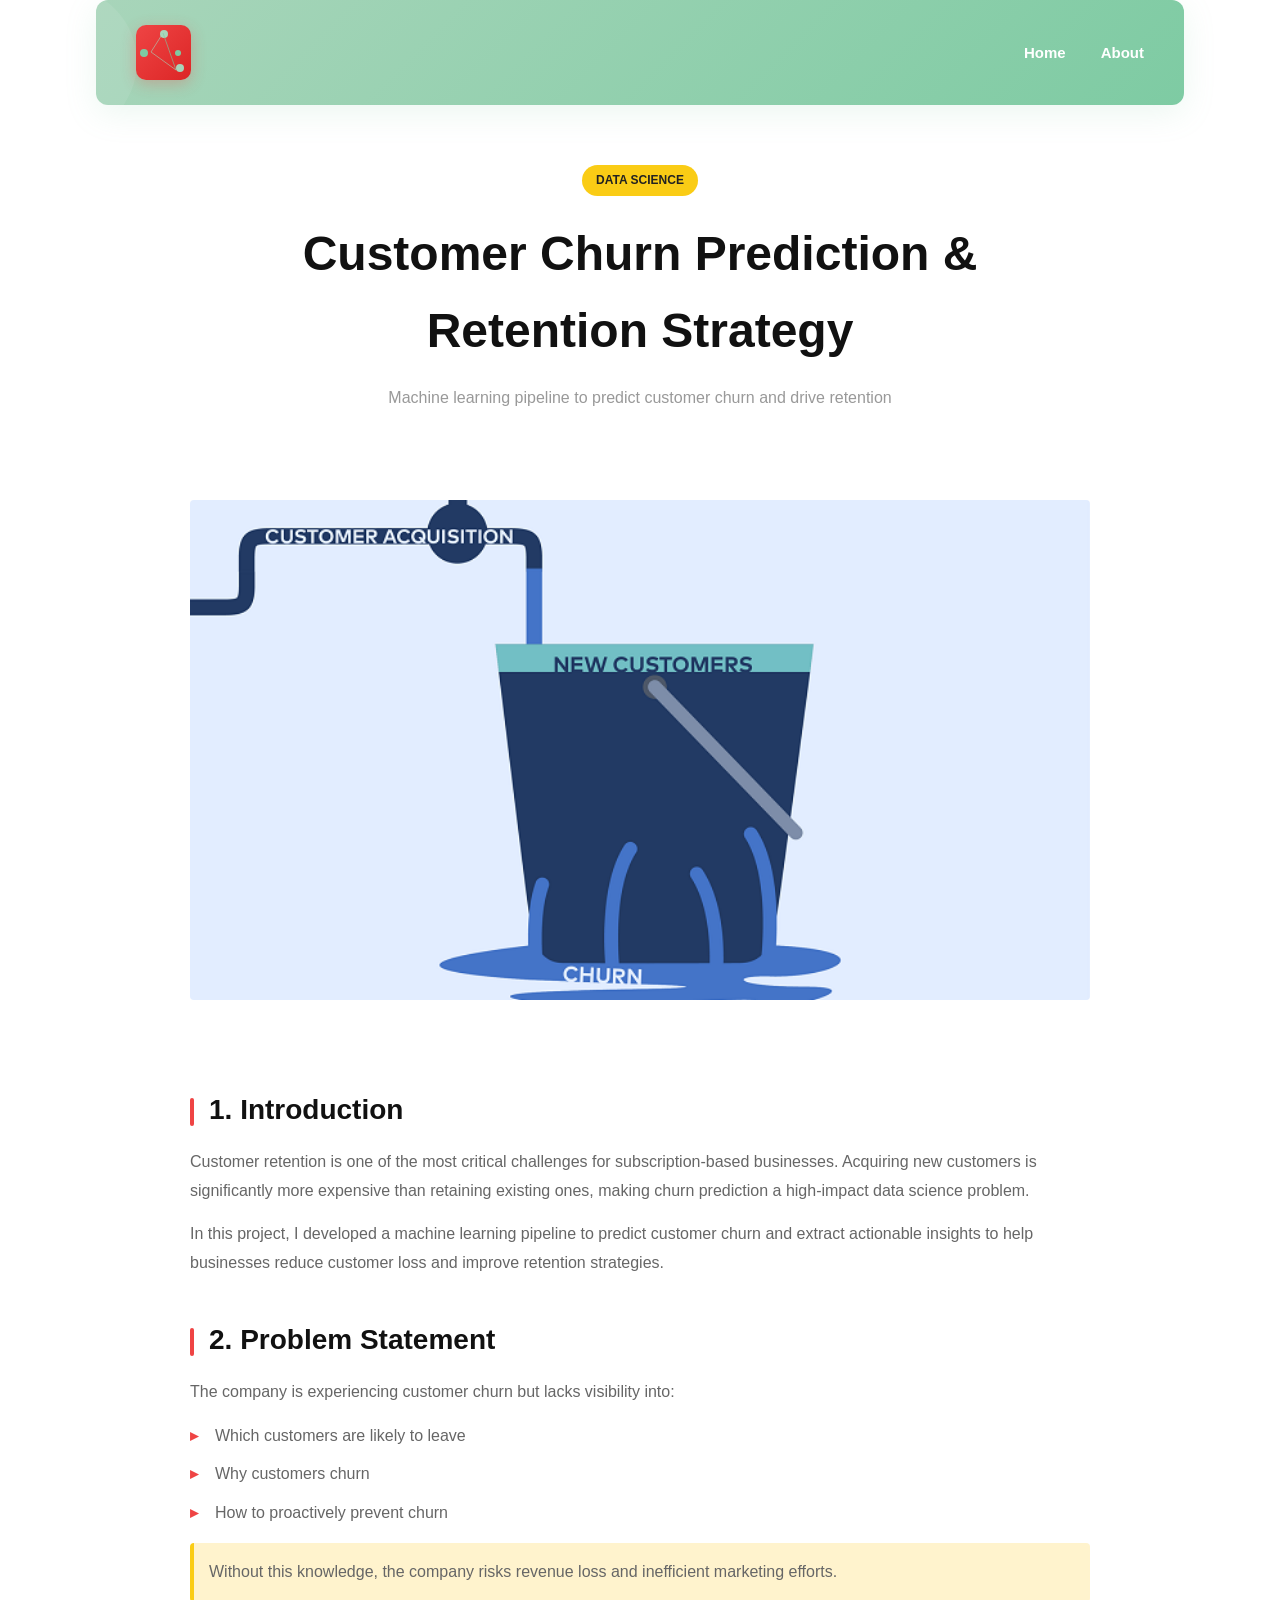
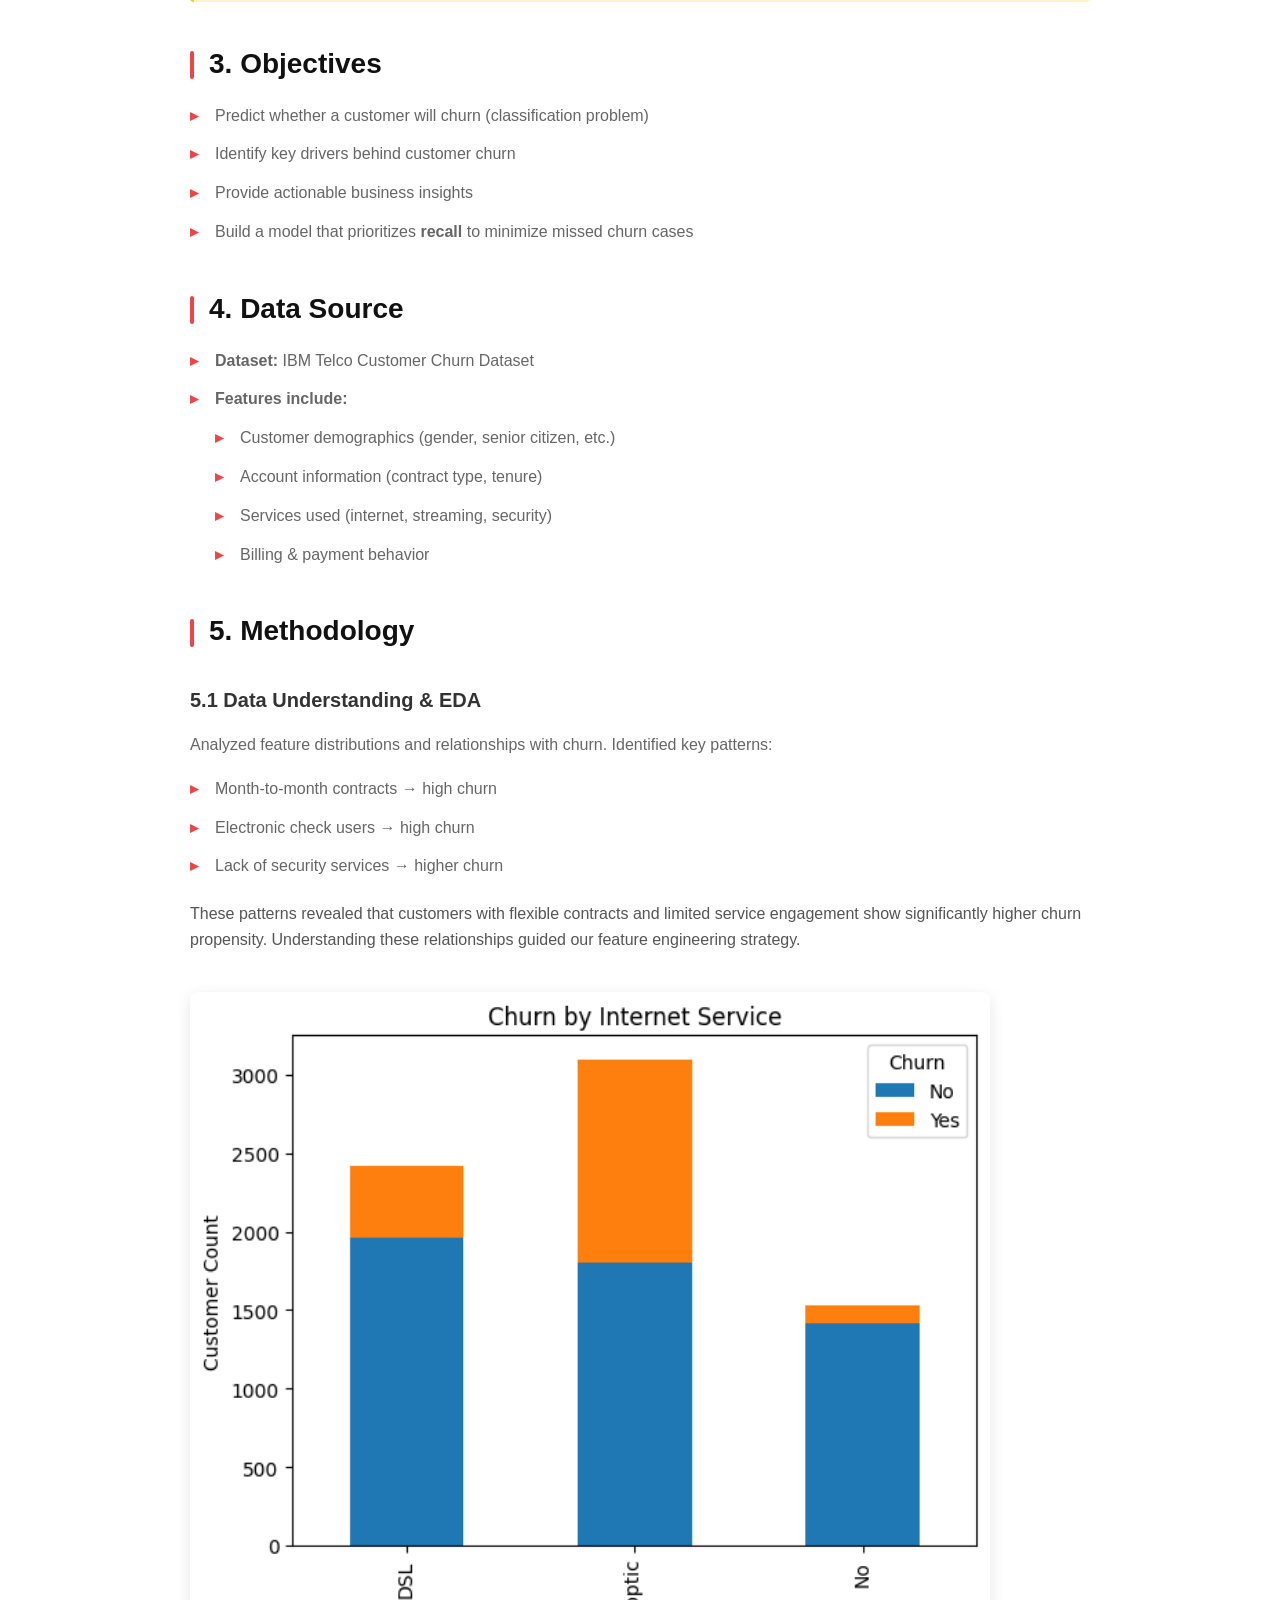
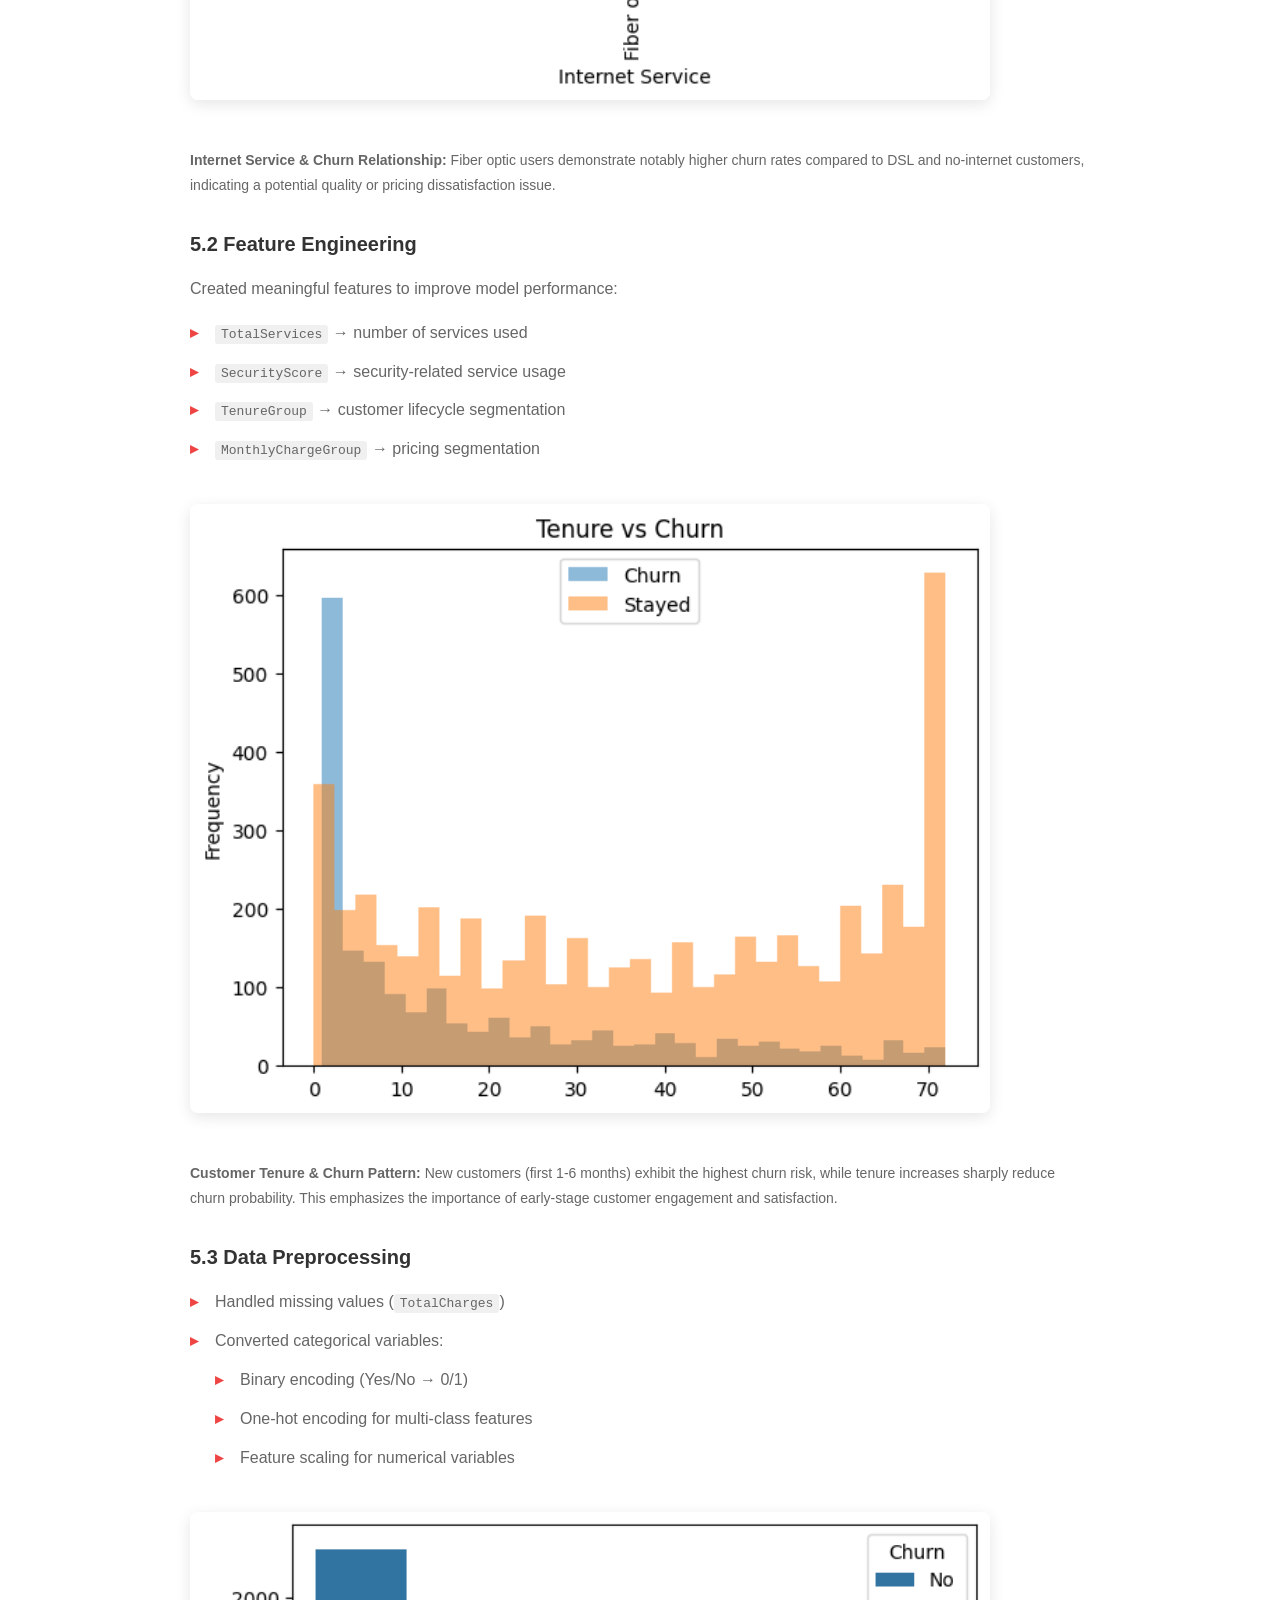
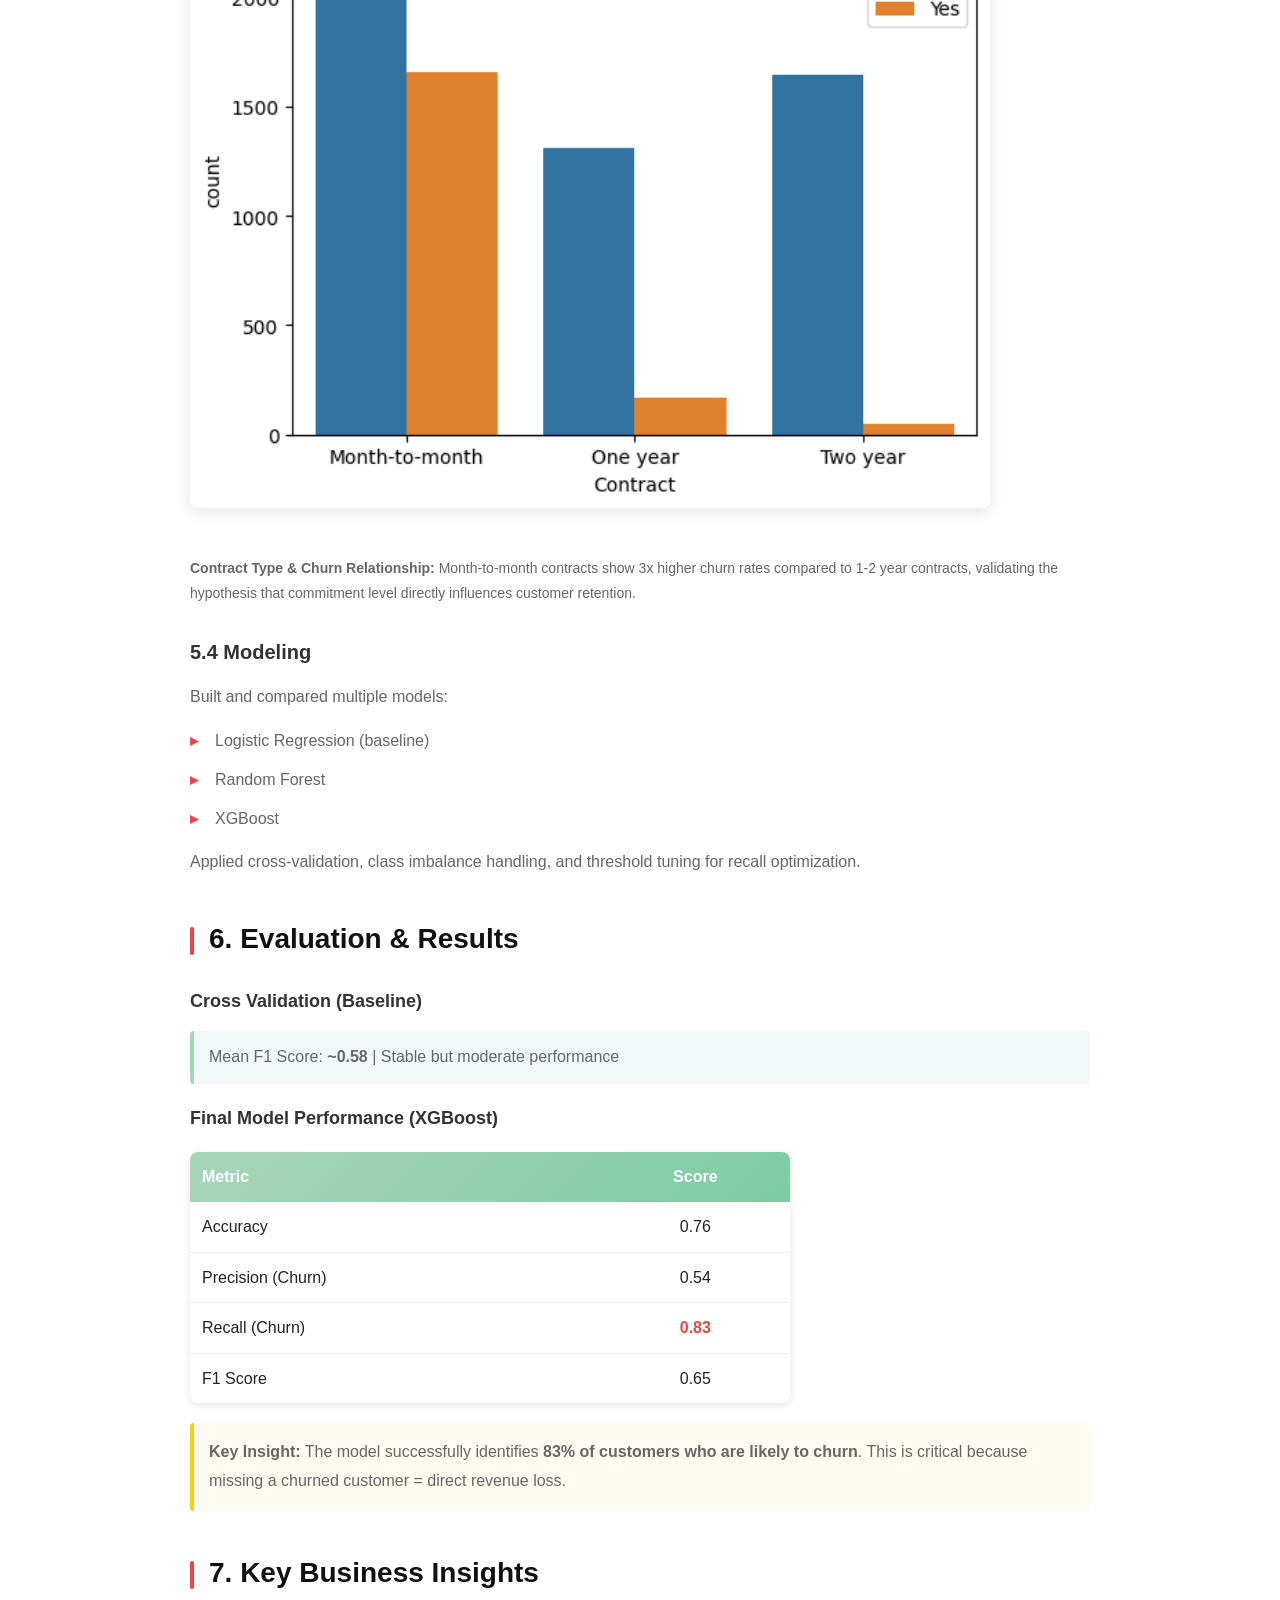
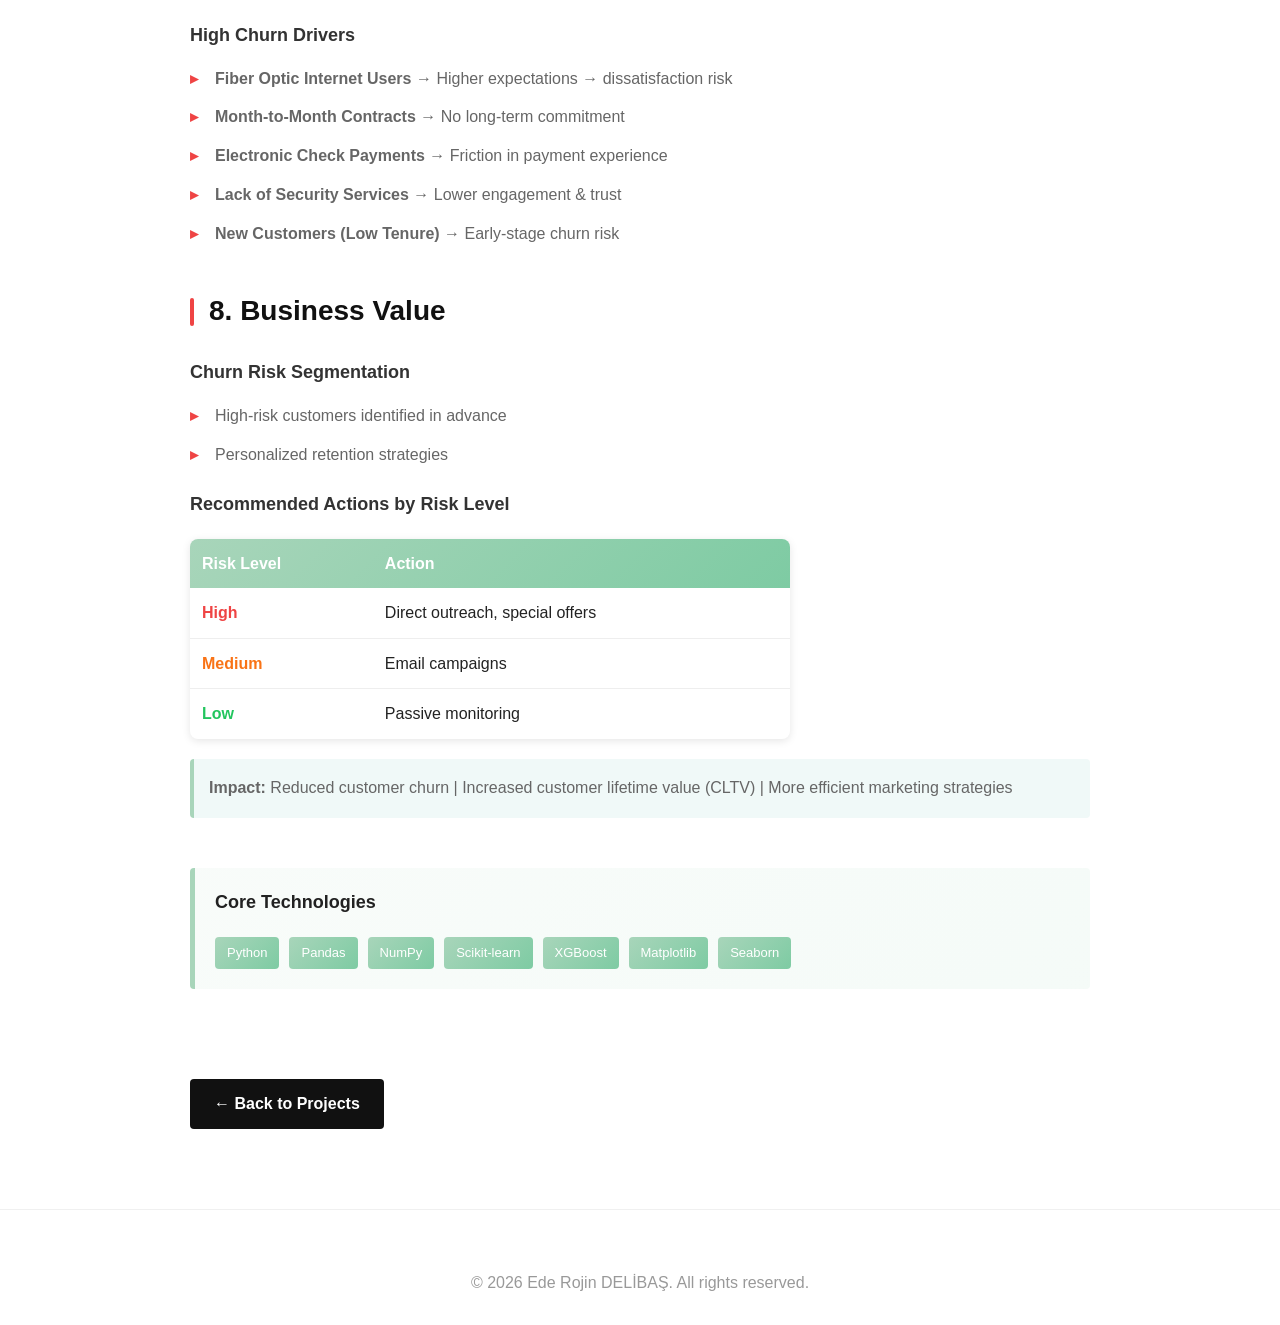
<file: project3.html>
<!DOCTYPE html>
<html>
<head>
  <title>Customer Churn Prediction - Ede Rojin DELİBAŞ</title>
  <link rel="stylesheet" href="style.css?v=4.4">
  <meta charset="UTF-8">
  <meta name="viewport" content="width=device-width, initial-scale=1.0">
</head>

<body>
<div class="container">

<header>
  <div class="header-content">
    <div class="logo" style="width: 55px; height: 55px; display: flex; align-items: center; justify-content: center; position: relative;">
      <div style="width: 100%; height: 100%; position: relative;">
        <!-- Data point circles -->
        <div style="position: absolute; width: 8px; height: 8px; background: #a8d5ba; border-radius: 50%; top: 5px; left: 50%; transform: translateX(-50%);"></div>
        <div style="position: absolute; width: 8px; height: 8px; background: #7ecba3; border-radius: 50%; top: 50%; left: 15%; transform: translate(-50%, -50%);"></div>
        <div style="position: absolute; width: 8px; height: 8px; background: #a8d5ba; border-radius: 50%; bottom: 8px; right: 12%;"></div>
        <div style="position: absolute; width: 6px; height: 6px; background: #7ecba3; border-radius: 50%; top: 45%; right: 18%;"></div>
        <!-- Connection lines using pseudo-effect -->
        <svg style="position: absolute; width: 100%; height: 100%; top: 0; left: 0;" viewBox="0 0 55 55">
          <line x1="27" y1="8" x2="15" y2="27" stroke="#a8d5ba" stroke-width="1" opacity="0.6"/>
          <line x1="27" y1="8" x2="40" y2="45" stroke="#7ecba3" stroke-width="1" opacity="0.6"/>
          <line x1="15" y1="27" x2="40" y2="45" stroke="#a8d5ba" stroke-width="1" opacity="0.6"/>
        </svg>
      </div>
    </div>
      <nav>
        <a href="index.html">Home</a>
        <a href="#about">About</a>
      </nav>
    </div>
  </div>
</header>

<div class="project-detail">

  <div class="project-header">
    <div class="category">Data Science</div>
    <h1>Customer Churn Prediction & Retention Strategy</h1>
    <p style="color: #999; margin-top: 15px;">Machine learning pipeline to predict customer churn and drive retention</p>
  </div>

  <img src="images/churn/churn_header.png?v=4.2" alt="Customer Churn Prediction" class="project-image">

  <div class="project-section">
    <h2>1. Introduction</h2>
    <p>
      Customer retention is one of the most critical challenges for subscription-based businesses. Acquiring new customers is significantly more expensive than retaining existing ones, making churn prediction a high-impact data science problem.
    </p>
    <p>
      In this project, I developed a machine learning pipeline to predict customer churn and extract actionable insights to help businesses reduce customer loss and improve retention strategies.
    </p>
  </div>

  <div class="project-section">
    <h2>2. Problem Statement</h2>
    <p>
      The company is experiencing customer churn but lacks visibility into:
    </p>
    <ul>
      <li>Which customers are likely to leave</li>
      <li>Why customers churn</li>
      <li>How to proactively prevent churn</li>
    </ul>
    <p style="margin-top: 15px; padding: 15px; background: #fff3cd; border-left: 4px solid #facc15; border-radius: 4px;">
      Without this knowledge, the company risks revenue loss and inefficient marketing efforts.
    </p>
  </div>

  <div class="project-section">
    <h2>3. Objectives</h2>
    <ul>
      <li>Predict whether a customer will churn (classification problem)</li>
      <li>Identify key drivers behind customer churn</li>
      <li>Provide actionable business insights</li>
      <li>Build a model that prioritizes <strong>recall</strong> to minimize missed churn cases</li>
    </ul>
  </div>

  <div class="project-section">
    <h2>4. Data Source</h2>
    <ul>
      <li><strong>Dataset:</strong> IBM Telco Customer Churn Dataset</li>
      <li><strong>Features include:</strong>
        <ul style="margin-top: 10px;">
          <li>Customer demographics (gender, senior citizen, etc.)</li>
          <li>Account information (contract type, tenure)</li>
          <li>Services used (internet, streaming, security)</li>
          <li>Billing & payment behavior</li>
        </ul>
      </li>
    </ul>
  </div>

  <div class="project-section">
    <h2>5. Methodology</h2>
    
    <h3 style="margin-top: 30px; margin-bottom: 15px; font-size: 20px; color: #333; font-weight: 600;">5.1 Data Understanding & EDA</h3>
    <p>
      Analyzed feature distributions and relationships with churn. Identified key patterns:
    </p>
    <ul>
      <li>Month-to-month contracts → high churn</li>
      <li>Electronic check users → high churn</li>
      <li>Lack of security services → higher churn</li>
    </ul>
    
    <p style="margin-top: 20px; color: #555; line-height: 1.6;">
      These patterns revealed that customers with flexible contracts and limited service engagement show significantly higher churn propensity. Understanding these relationships guided our feature engineering strategy.
    </p>
    <img src="images/churn/internetS-churn.png?v=4.2" alt="Internet Service Type Impact on Churn" style="width: 100%; max-width: 800px; margin: 25px 0; border-radius: 8px; box-shadow: 0 4px 15px rgba(0,0,0,0.1);">
    <p style="margin-top: 15px; font-size: 14px; color: #666;"><strong>Internet Service & Churn Relationship:</strong> Fiber optic users demonstrate notably higher churn rates compared to DSL and no-internet customers, indicating a potential quality or pricing dissatisfaction issue.</p>
    
    <h3 style="margin-top: 30px; margin-bottom: 15px; font-size: 20px; color: #333; font-weight: 600;">5.2 Feature Engineering</h3>
    <p style="margin-bottom: 15px;">
      Created meaningful features to improve model performance:
    </p>
    <ul>
      <li><code style="background: #f0f0f0; padding: 2px 6px; border-radius: 3px;">TotalServices</code> → number of services used</li>
      <li><code style="background: #f0f0f0; padding: 2px 6px; border-radius: 3px;">SecurityScore</code> → security-related service usage</li>
      <li><code style="background: #f0f0f0; padding: 2px 6px; border-radius: 3px;">TenureGroup</code> → customer lifecycle segmentation</li>
      <li><code style="background: #f0f0f0; padding: 2px 6px; border-radius: 3px;">MonthlyChargeGroup</code> → pricing segmentation</li>
    </ul>
    <img src="images/churn/tenure-churn.png?v=4.2" alt="Customer Tenure Impact on Churn" style="width: 100%; max-width: 800px; margin: 25px 0; border-radius: 8px; box-shadow: 0 4px 15px rgba(0,0,0,0.1);">
    <p style="margin-top: 15px; font-size: 14px; color: #666;"><strong>Customer Tenure & Churn Pattern:</strong> New customers (first 1-6 months) exhibit the highest churn risk, while tenure increases sharply reduce churn probability. This emphasizes the importance of early-stage customer engagement and satisfaction.

    <h3 style="margin-top: 30px; margin-bottom: 15px; font-size: 20px; color: #333; font-weight: 600;">5.3 Data Preprocessing</h3>
    <ul>
      <li>Handled missing values (<code style="background: #f0f0f0; padding: 2px 6px; border-radius: 3px;">TotalCharges</code>)</li>
      <li>Converted categorical variables:
        <ul style="margin-top: 10px;">
          <li>Binary encoding (Yes/No → 0/1)</li>
          <li>One-hot encoding for multi-class features</li>
          <li>Feature scaling for numerical variables</li>
        </ul>
      </li>
    </ul>
    <img src="images/churn/contract-churn.png?v=4.2" alt="Contract Type & Churn Correlation" style="width: 100%; max-width: 800px; margin: 25px 0; border-radius: 8px; box-shadow: 0 4px 15px rgba(0,0,0,0.1);">
    <p style="margin-top: 15px; font-size: 14px; color: #666;"><strong>Contract Type & Churn Relationship:</strong> Month-to-month contracts show 3x higher churn rates compared to 1-2 year contracts, validating the hypothesis that commitment level directly influences customer retention.

    <h3 style="margin-top: 30px; margin-bottom: 15px; font-size: 20px; color: #333; font-weight: 600;">5.4 Modeling</h3>
    <p style="margin-bottom: 15px;">
      Built and compared multiple models:
    </p>
    <ul style="margin-bottom: 15px;">
      <li>Logistic Regression (baseline)</li>
      <li>Random Forest</li>
      <li>XGBoost</li>
    </ul>
    <p style="margin-bottom: 15px;">
      Applied cross-validation, class imbalance handling, and threshold tuning for recall optimization.
    </p>
  </div>

  <div class="project-section">
    <h2>6. Evaluation & Results</h2>
    
    <h3 style="margin-top: 25px; margin-bottom: 15px; font-size: 18px; color: #333; font-weight: 600;">Cross Validation (Baseline)</h3>
    <p style="padding: 12px 15px; background: #f0f9f8; border-left: 4px solid #a8d5ba; border-radius: 4px; margin-bottom: 20px;">
      Mean F1 Score: <strong>~0.58</strong> | Stable but moderate performance
    </p>

    <h3 style="margin-bottom: 15px; font-size: 18px; color: #333; font-weight: 600;">Final Model Performance (XGBoost)</h3>
    <table style="width: 100%; max-width: 600px; margin: 20px 0; border-collapse: collapse; box-shadow: 0 2px 8px rgba(0,0,0,0.1); border-radius: 8px; overflow: hidden;">
      <tr style="background: linear-gradient(135deg, #a8d5ba, #7ecba3); color: white;">
        <th style="padding: 12px; text-align: left; font-weight: 600;">Metric</th>
        <th style="padding: 12px; text-align: center; font-weight: 600;">Score</th>
      </tr>
      <tr style="border-bottom: 1px solid #eee;">
        <td style="padding: 12px;">Accuracy</td>
        <td style="padding: 12px; text-align: center;">0.76</td>
      </tr>
      <tr style="border-bottom: 1px solid #eee;">
        <td style="padding: 12px;">Precision (Churn)</td>
        <td style="padding: 12px; text-align: center;">0.54</td>
      </tr>
      <tr style="border-bottom: 1px solid #eee;">
        <td style="padding: 12px;">Recall (Churn)</td>
        <td style="padding: 12px; text-align: center; color: #ef4444; font-weight: 700;">0.83 </td>
      </tr>
      <tr>
        <td style="padding: 12px;">F1 Score</td>
        <td style="padding: 12px; text-align: center;">0.65</td>
      </tr>
    </table>

    <p style="margin-top: 20px; padding: 15px; background: #fffbf0; border-left: 4px solid #facc15; border-radius: 4px;">
      <strong>Key Insight:</strong> The model successfully identifies <strong>83% of customers who are likely to churn</strong>. This is critical because missing a churned customer = direct revenue loss.
    </p>
    </p>
    </p>
  </div>

  <div class="project-section">
    <h2>7. Key Business Insights</h2>
    
    <h3 style="margin-top: 25px; margin-bottom: 15px; font-size: 18px; color: #333; font-weight: 600;">High Churn Drivers</h3>
    <ul>
      <li><strong>Fiber Optic Internet Users</strong> → Higher expectations → dissatisfaction risk</li>
      <li><strong>Month-to-Month Contracts</strong> → No long-term commitment</li>
      <li><strong>Electronic Check Payments</strong> → Friction in payment experience</li>
      <li><strong>Lack of Security Services</strong> → Lower engagement & trust</li>
      <li><strong>New Customers (Low Tenure)</strong> → Early-stage churn risk</li>
    </ul>
  </div>

  <div class="project-section">
    <h2>8. Business Value</h2>
    
    <h3 style="margin-top: 25px; margin-bottom: 15px; font-size: 18px; color: #333; font-weight: 600;">Churn Risk Segmentation</h3>
    <ul style="margin-bottom: 20px;">
      <li>High-risk customers identified in advance</li>
      <li>Personalized retention strategies</li>
    </ul>

    <h3 style="margin-bottom: 15px; font-size: 18px; color: #333; font-weight: 600;">Recommended Actions by Risk Level</h3>
    <table style="width: 100%; max-width: 600px; margin: 20px 0; border-collapse: collapse; box-shadow: 0 2px 8px rgba(0,0,0,0.1); border-radius: 8px; overflow: hidden;">
      <tr style="background: linear-gradient(135deg, #a8d5ba, #7ecba3); color: white;">
        <th style="padding: 12px; text-align: left; font-weight: 600;">Risk Level</th>
        <th style="padding: 12px; text-align: left; font-weight: 600;">Action</th>
      </tr>
      <tr style="border-bottom: 1px solid #eee;">
        <td style="padding: 12px; font-weight: 600; color: #ef4444;">High</td>
        <td style="padding: 12px;">Direct outreach, special offers</td>
      </tr>
      <tr style="border-bottom: 1px solid #eee;">
        <td style="padding: 12px; font-weight: 600; color: #f97316;">Medium</td>
        <td style="padding: 12px;">Email campaigns</td>
      </tr>
      <tr>
        <td style="padding: 12px; font-weight: 600; color: #22c55e;">Low</td>
        <td style="padding: 12px;">Passive monitoring</td>
      </tr>
    </table>

    <p style="margin-top: 20px; padding: 15px; background: #f0f9f8; border-left: 4px solid #a8d5ba; border-radius: 4px;">
      <strong>Impact:</strong> Reduced customer churn | Increased customer lifetime value (CLTV) | More efficient marketing strategies
    </p>
  </div>

  <div class="project-tech" style="margin-top: 50px; margin-bottom: 40px; background: linear-gradient(135deg, rgba(168, 213, 186, 0.08) 0%, rgba(126, 203, 163, 0.08) 100%); border-left: 5px solid #a8d5ba;">
    <strong style="font-size: 18px; color: #222; display: block; margin-bottom: 20px;">Core Technologies</strong>
    <div class="tech-tags">
      <span class="tech-tag" style="background: linear-gradient(135deg, #a8d5ba, #7ecba3); color: white; border: none;">Python</span>
      <span class="tech-tag" style="background: linear-gradient(135deg, #a8d5ba, #7ecba3); color: white; border: none;">Pandas</span>
      <span class="tech-tag" style="background: linear-gradient(135deg, #a8d5ba, #7ecba3); color: white; border: none;">NumPy</span>
      <span class="tech-tag" style="background: linear-gradient(135deg, #a8d5ba, #7ecba3); color: white; border: none;">Scikit-learn</span>
      <span class="tech-tag" style="background: linear-gradient(135deg, #a8d5ba, #7ecba3); color: white; border: none;">XGBoost</span>
      <span class="tech-tag" style="background: linear-gradient(135deg, #a8d5ba, #7ecba3); color: white; border: none;">Matplotlib</span>
      <span class="tech-tag" style="background: linear-gradient(135deg, #a8d5ba, #7ecba3); color: white; border: none;">Seaborn</span>
    </div>
  </div>

  <a href="index.html" class="back-link">← Back to Projects</a>

</div>

<footer>
  <p>© 2026 Ede Rojin DELİBAŞ. All rights reserved.</p>
</footer>

</div>

</body>
</html>
</file>
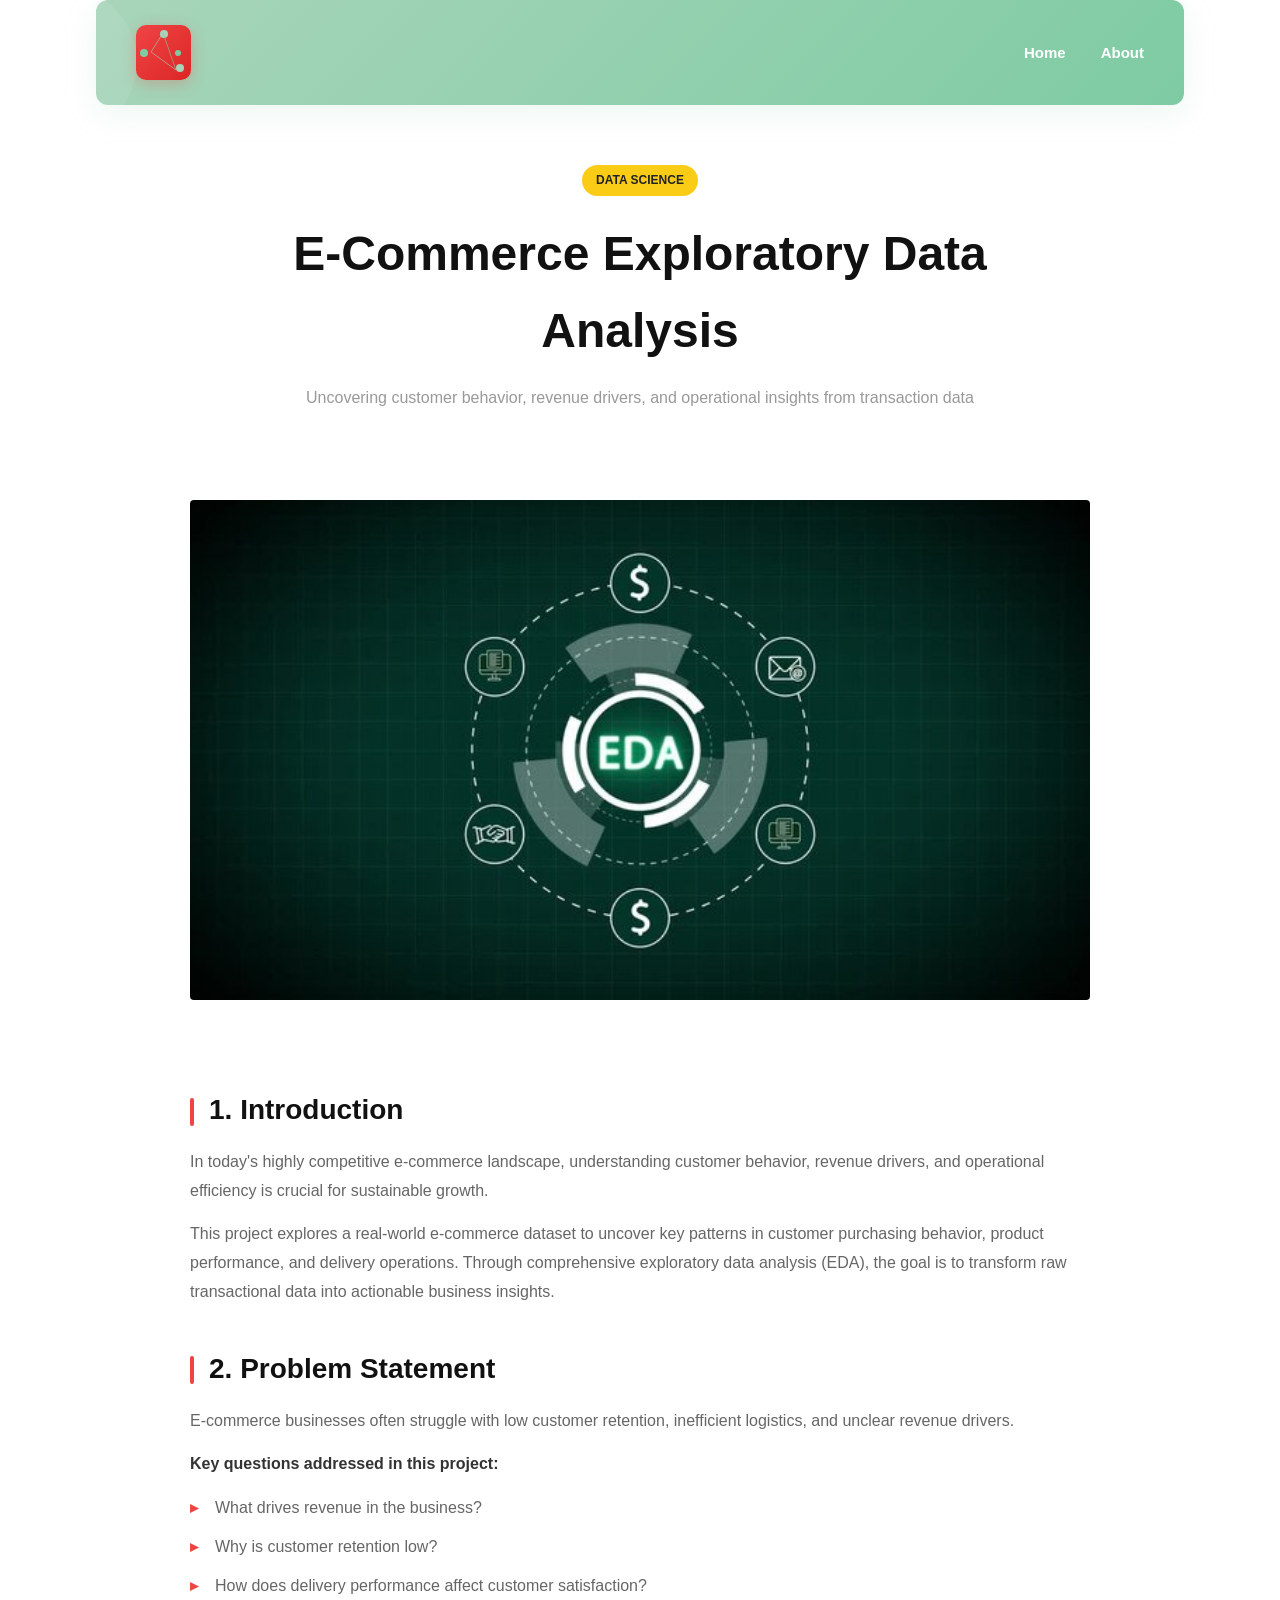
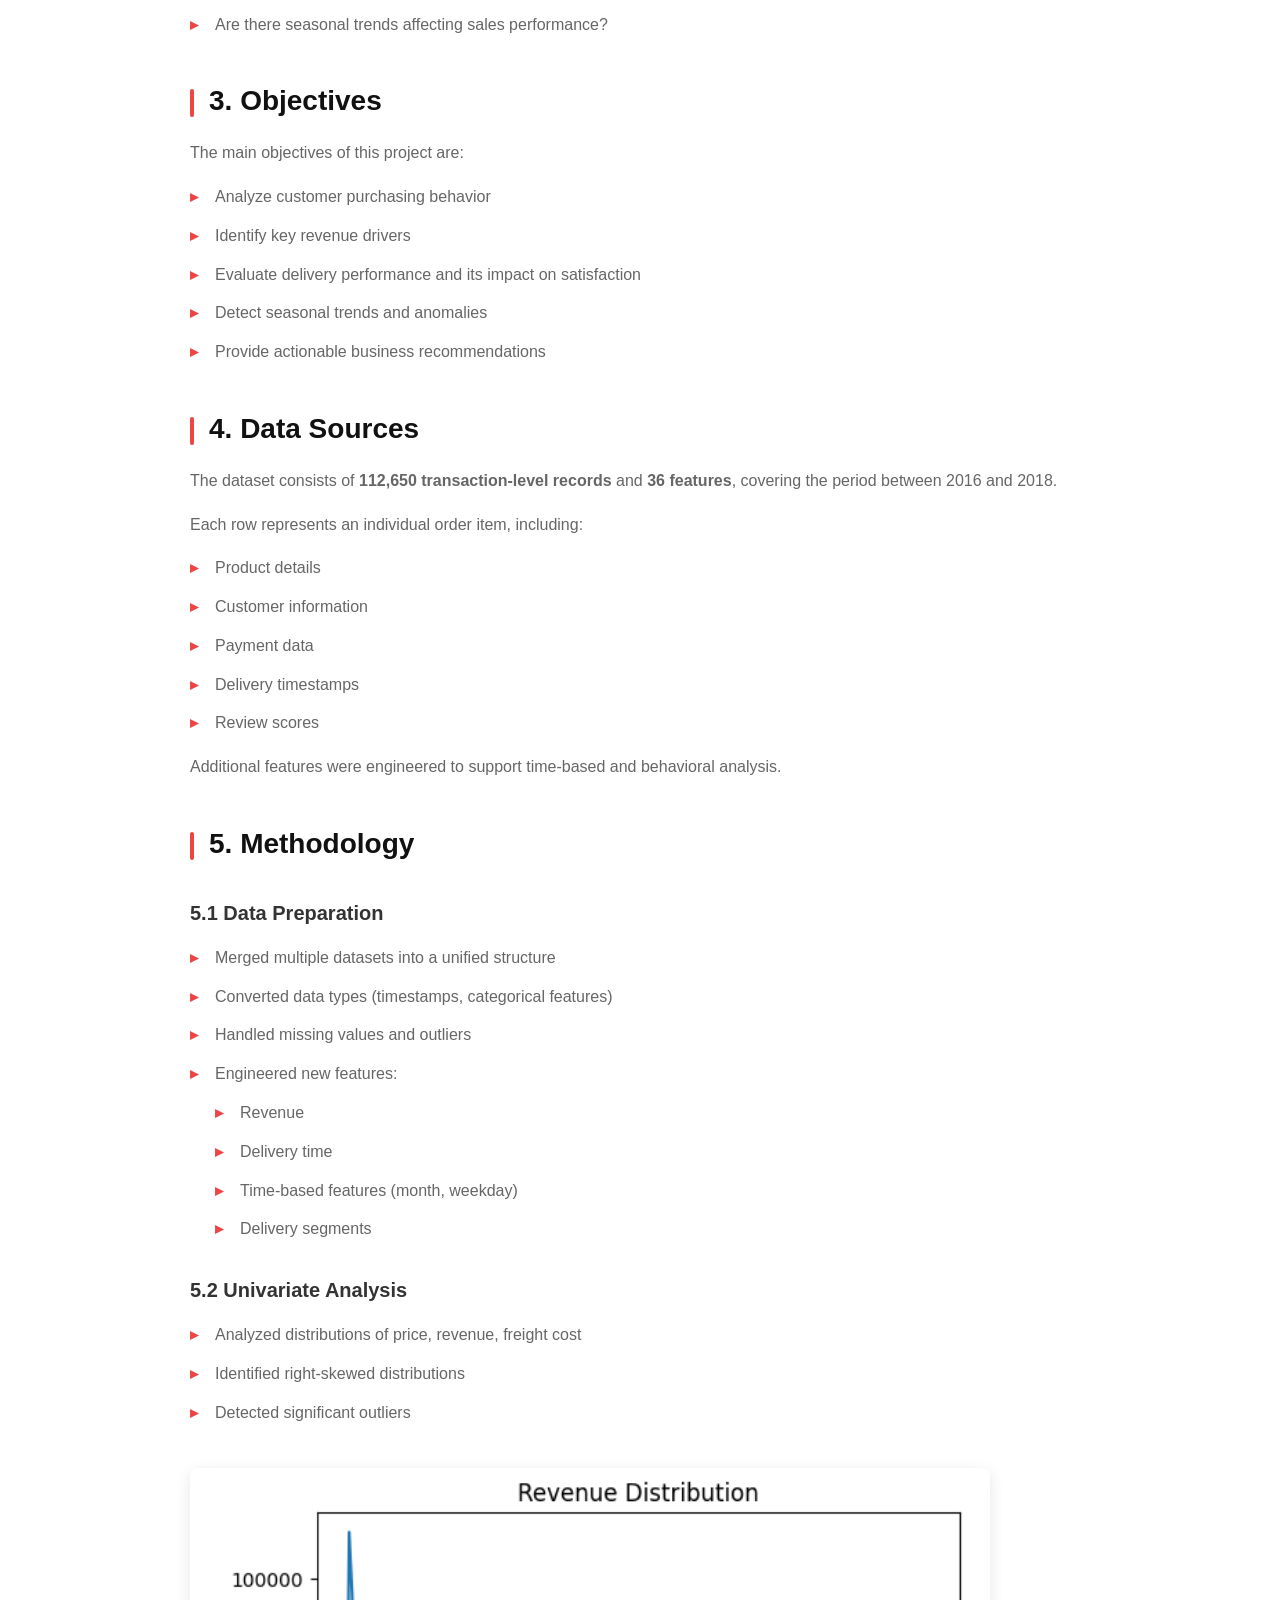
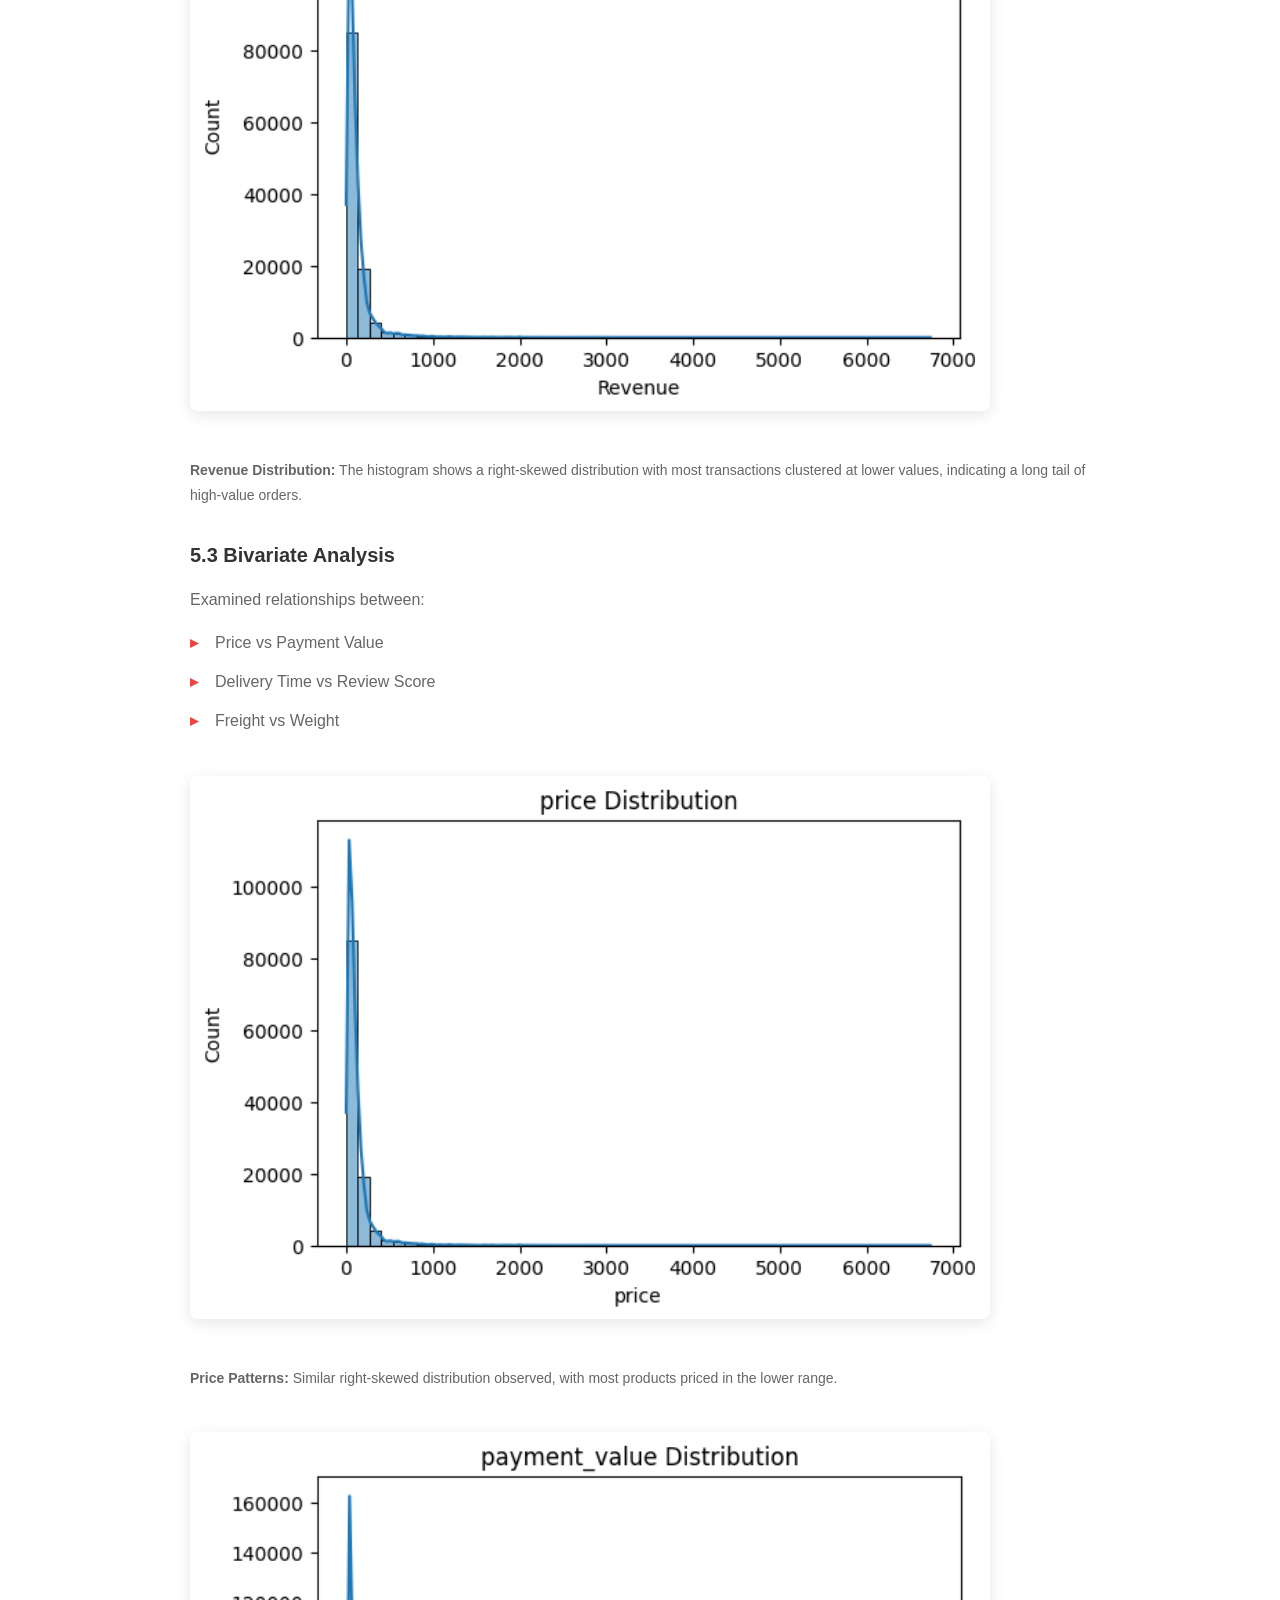
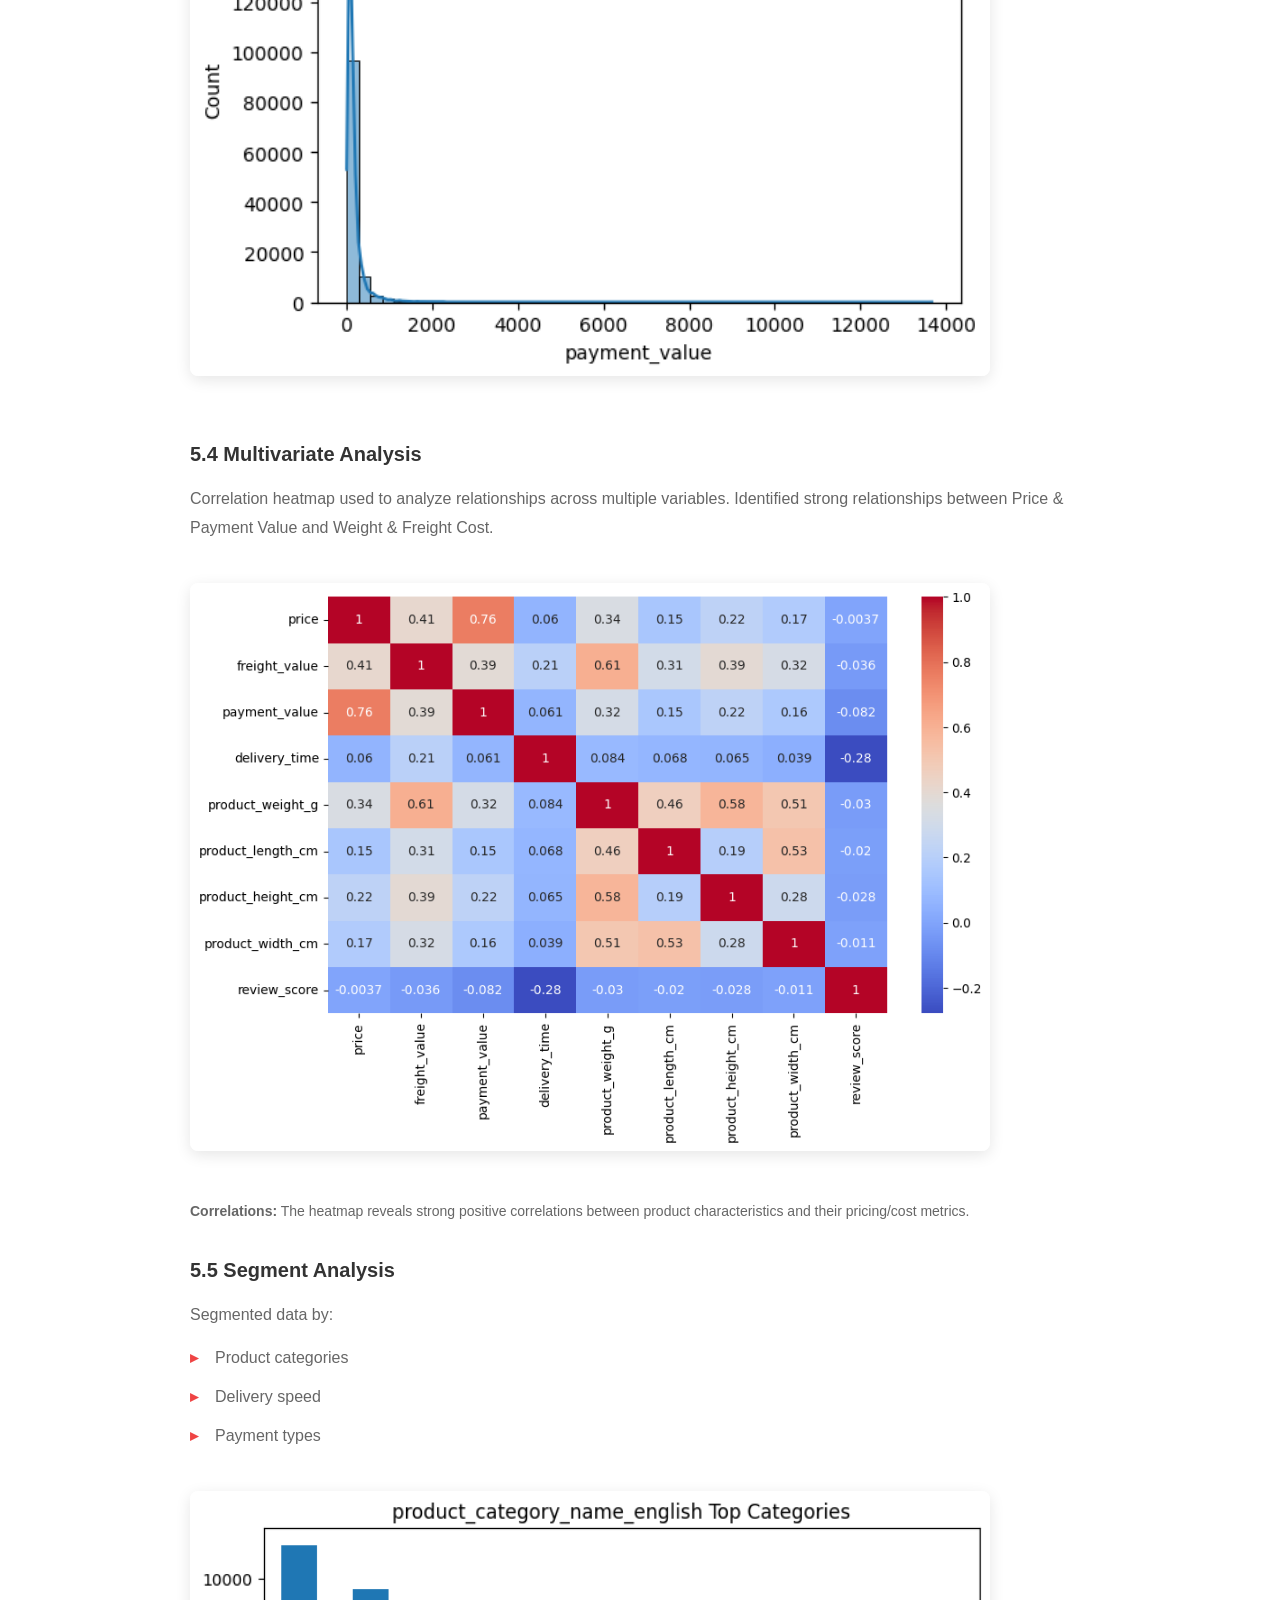
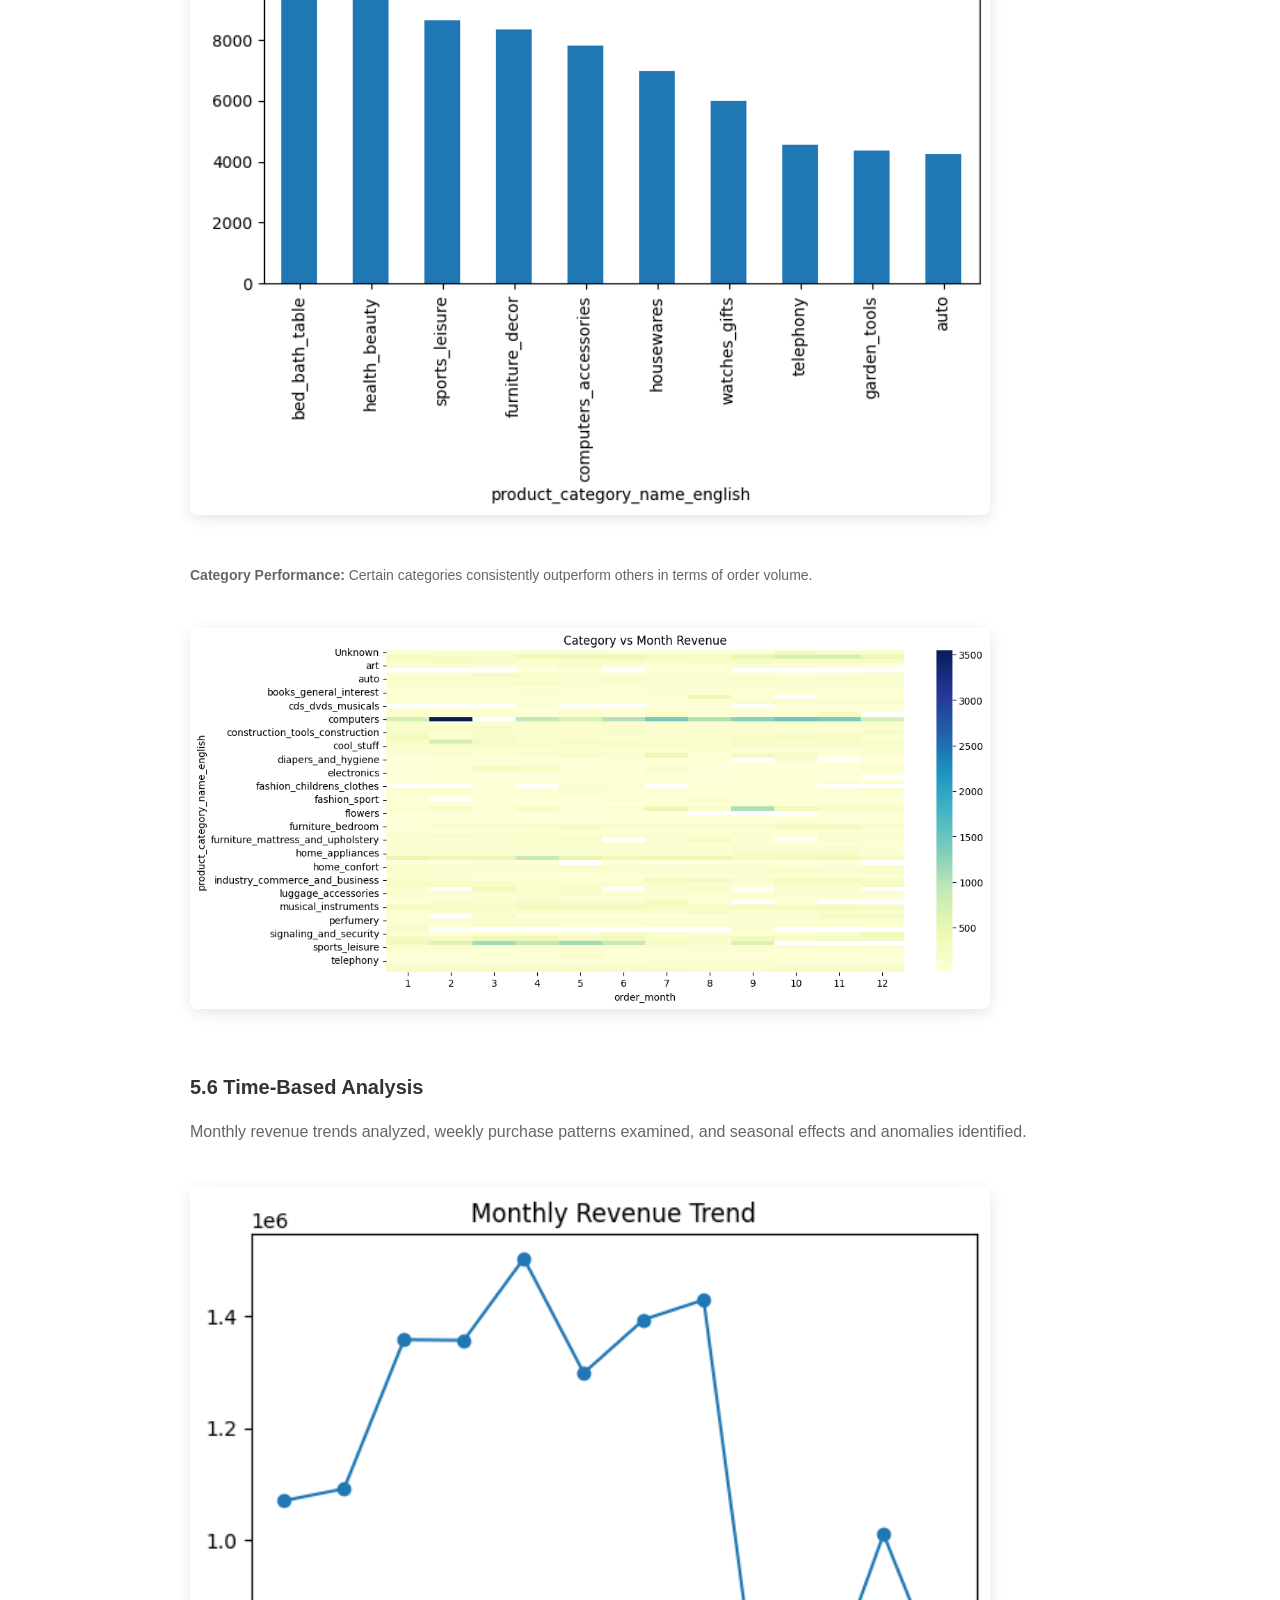
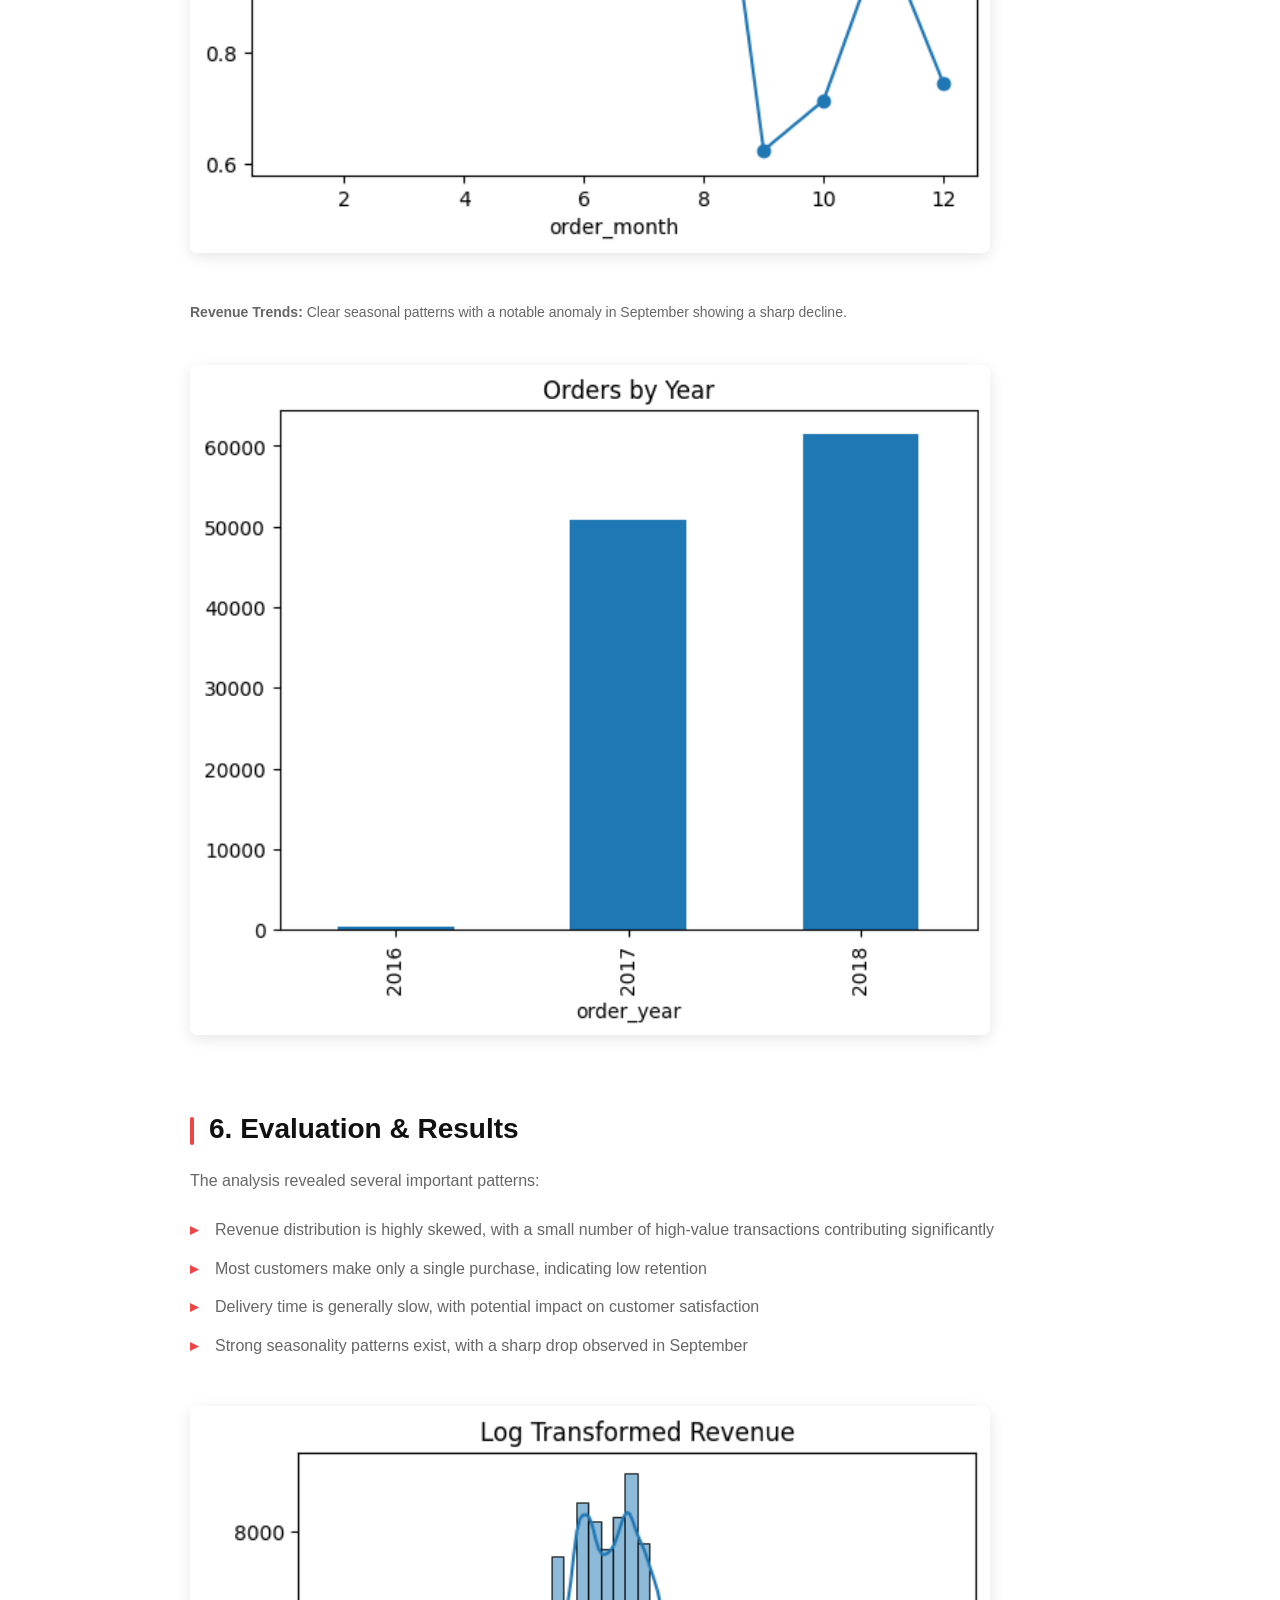
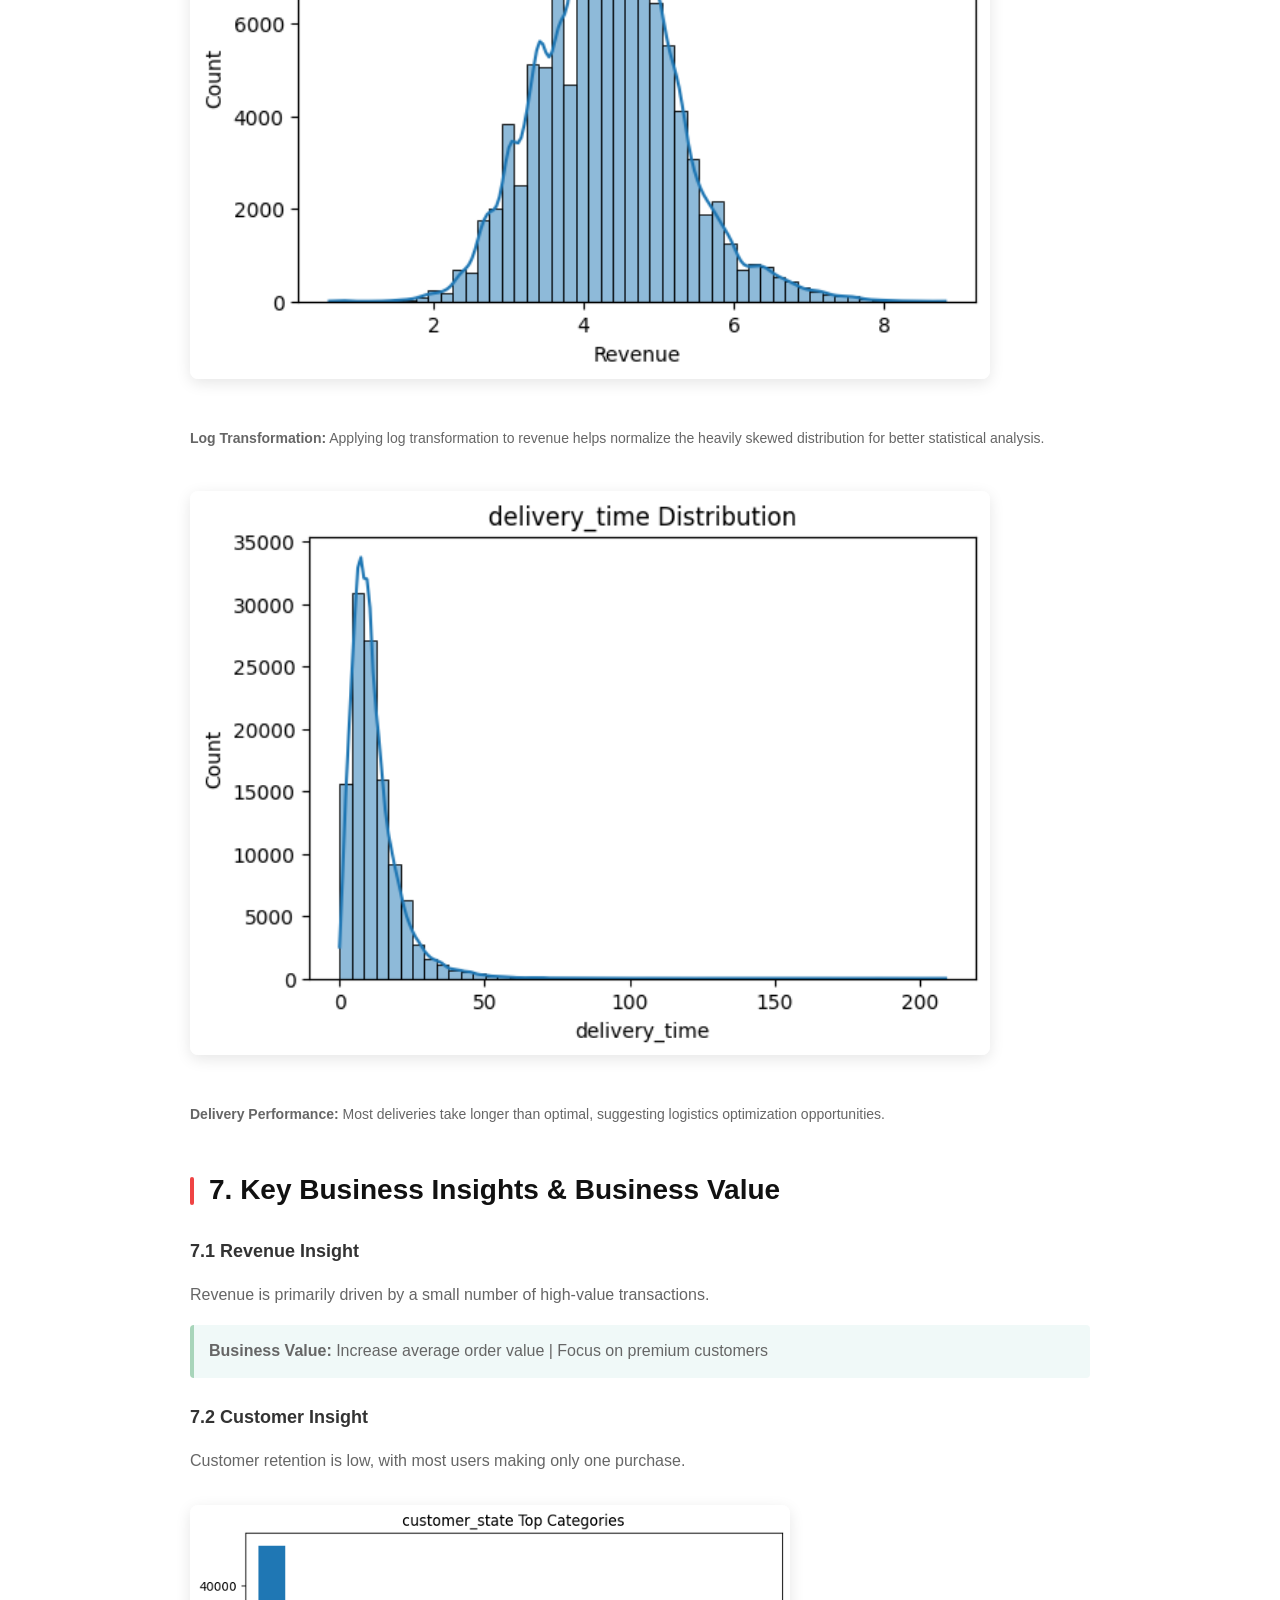
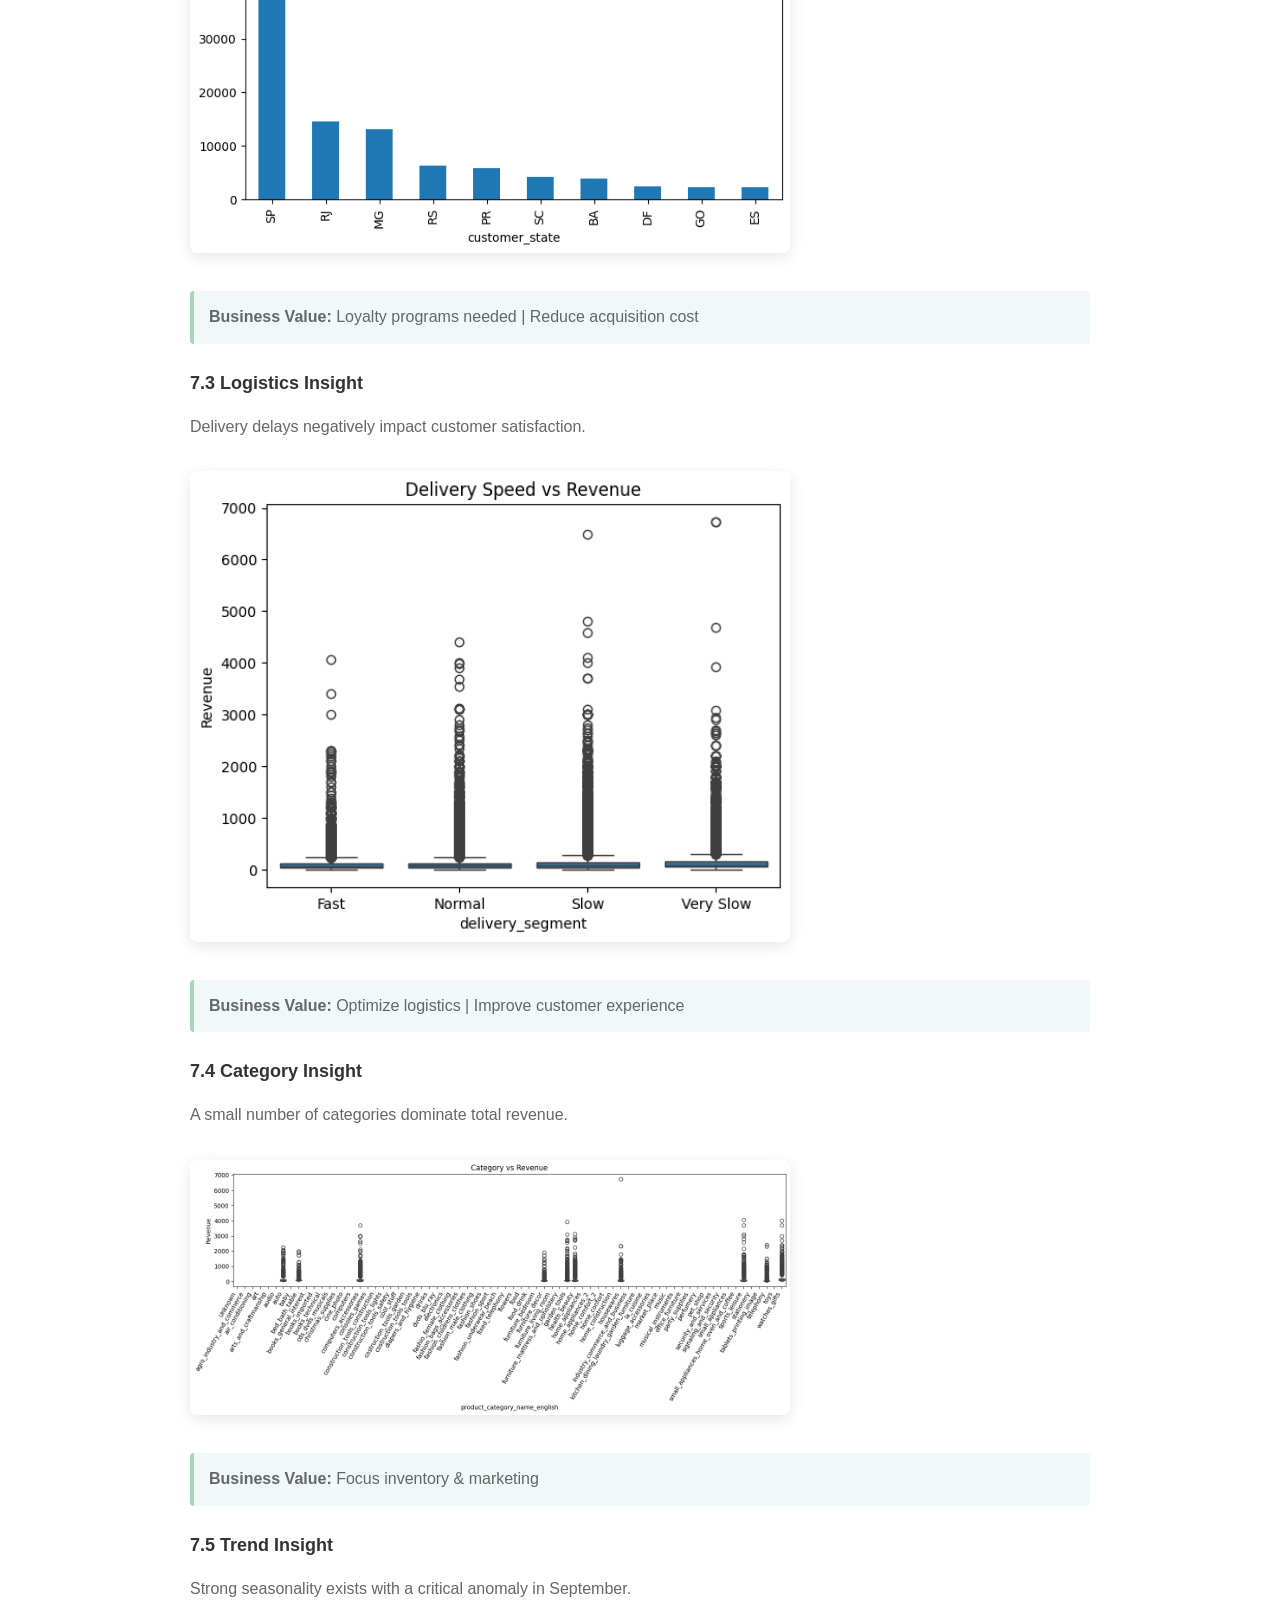
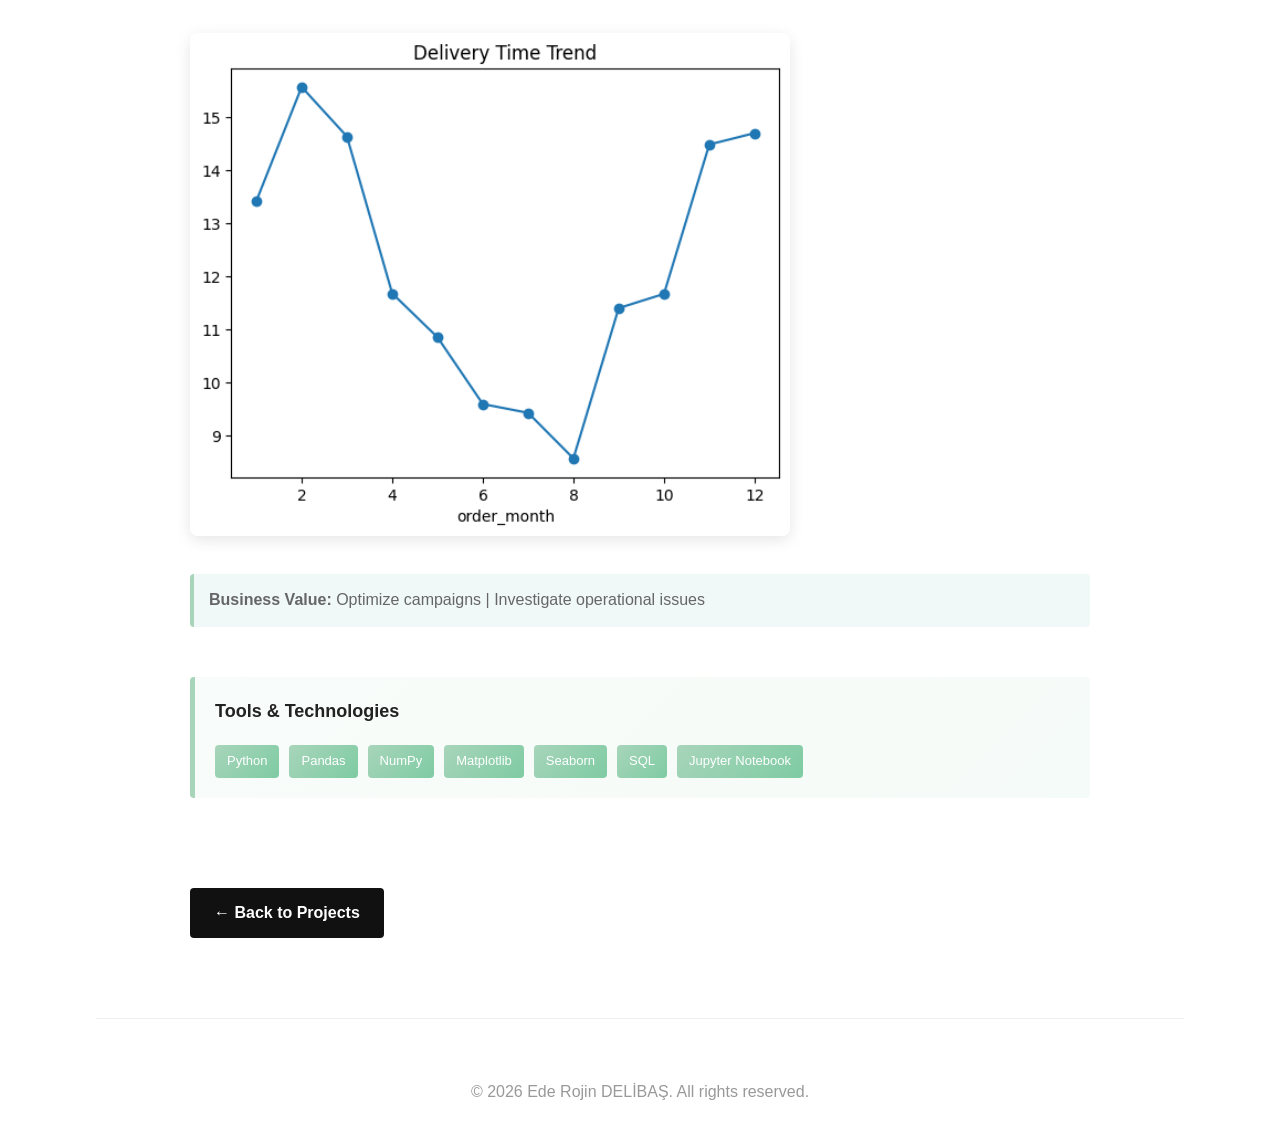
<file: project4.html>
<!DOCTYPE html>
<html>
<head>
  <title>E-Commerce EDA - Ede Rojin DELİBAŞ</title>
  <link rel="stylesheet" href="style.css?v=4.4">
  <meta charset="UTF-8">
  <meta name="viewport" content="width=device-width, initial-scale=1.0">
</head>

<body>
<div class="container">

<header>
  <div class="header-content">
    <div class="logo-section">
      <div class="logo" style="width: 55px; height: 55px; display: flex; align-items: center; justify-content: center; position: relative;">
        <div style="width: 100%; height: 100%; position: relative;">
          <!-- Data point circles -->
          <div style="position: absolute; width: 8px; height: 8px; background: #a8d5ba; border-radius: 50%; top: 5px; left: 50%; transform: translateX(-50%);"></div>
          <div style="position: absolute; width: 8px; height: 8px; background: #7ecba3; border-radius: 50%; top: 50%; left: 15%; transform: translate(-50%, -50%);"></div>
          <div style="position: absolute; width: 8px; height: 8px; background: #a8d5ba; border-radius: 50%; bottom: 8px; right: 12%;"></div>
          <div style="position: absolute; width: 6px; height: 6px; background: #7ecba3; border-radius: 50%; top: 45%; right: 18%;"></div>
          <!-- Connection lines using pseudo-effect -->
          <svg style="position: absolute; width: 100%; height: 100%; top: 0; left: 0;" viewBox="0 0 55 55">
            <line x1="27" y1="8" x2="15" y2="27" stroke="#a8d5ba" stroke-width="1" opacity="0.6"/>
            <line x1="27" y1="8" x2="40" y2="45" stroke="#7ecba3" stroke-width="1" opacity="0.6"/>
            <line x1="15" y1="27" x2="40" y2="45" stroke="#a8d5ba" stroke-width="1" opacity="0.6"/>
          </svg>
        </div>
      </div>
    </div>
    <div class="nav-section">
      <nav>
        <a href="index.html">Home</a>
        <a href="index.html#about">About</a>
      </nav>
    </div>
  </div>
</header>

<div class="project-detail">

  <div class="project-header">
    <div class="category">Data Science</div>
    <h1>E-Commerce Exploratory Data Analysis</h1>
    <p style="color: #999; margin-top: 15px;">Uncovering customer behavior, revenue drivers, and operational insights from transaction data</p>
  </div>

  <img src="images/EDA/EDA_animation.jpg?v=4.4" alt="E-Commerce EDA" class="project-image">

  <div class="project-section">
    <h2>1. Introduction</h2>
    <p>
      In today's highly competitive e-commerce landscape, understanding customer behavior, revenue drivers, and operational efficiency is crucial for sustainable growth.
    </p>
    <p>
      This project explores a real-world e-commerce dataset to uncover key patterns in customer purchasing behavior, product performance, and delivery operations. Through comprehensive exploratory data analysis (EDA), the goal is to transform raw transactional data into actionable business insights.
    </p>
  </div>

  <div class="project-section">
    <h2>2. Problem Statement</h2>
    <p>
      E-commerce businesses often struggle with low customer retention, inefficient logistics, and unclear revenue drivers.
    </p>
    <p style="margin-top: 15px; font-weight: 600; color: #333;">Key questions addressed in this project:</p>
    <ul>
      <li>What drives revenue in the business?</li>
      <li>Why is customer retention low?</li>
      <li>How does delivery performance affect customer satisfaction?</li>
      <li>Are there seasonal trends affecting sales performance?</li>
    </ul>
  </div>

  <div class="project-section">
    <h2>3. Objectives</h2>
    <p style="margin-bottom: 15px;">The main objectives of this project are:</p>
    <ul>
      <li>Analyze customer purchasing behavior</li>
      <li>Identify key revenue drivers</li>
      <li>Evaluate delivery performance and its impact on satisfaction</li>
      <li>Detect seasonal trends and anomalies</li>
      <li>Provide actionable business recommendations</li>
    </ul>
  </div>

  <div class="project-section">
    <h2>4. Data Sources</h2>
    <p style="margin-bottom: 15px;">
      The dataset consists of <strong>112,650 transaction-level records</strong> and <strong>36 features</strong>, covering the period between 2016 and 2018.
    </p>
    <p style="margin-bottom: 15px;">
      Each row represents an individual order item, including:
    </p>
    <ul>
      <li>Product details</li>
      <li>Customer information</li>
      <li>Payment data</li>
      <li>Delivery timestamps</li>
      <li>Review scores</li>
    </ul>
    <p>
      Additional features were engineered to support time-based and behavioral analysis.
    </p>
  </div>

  <div class="project-section">
    <h2>5. Methodology</h2>
    
    <h3 style="margin-top: 30px; margin-bottom: 15px; font-size: 20px; color: #333; font-weight: 600;">5.1 Data Preparation</h3>
    <ul>
      <li>Merged multiple datasets into a unified structure</li>
      <li>Converted data types (timestamps, categorical features)</li>
      <li>Handled missing values and outliers</li>
      <li>Engineered new features:
        <ul style="margin-top: 10px;">
          <li>Revenue</li>
          <li>Delivery time</li>
          <li>Time-based features (month, weekday)</li>
          <li>Delivery segments</li>
        </ul>
      </li>
    </ul>

    <h3 style="margin-top: 30px; margin-bottom: 15px; font-size: 20px; color: #333; font-weight: 600;">5.2 Univariate Analysis</h3>
    <ul style="margin-bottom: 15px;">
      <li>Analyzed distributions of price, revenue, freight cost</li>
      <li>Identified right-skewed distributions</li>
      <li>Detected significant outliers</li>
    </ul>
    <img src="images/EDA/revenue_distribution.png?v=4.4" alt="Revenue Distribution" style="width: 100%; max-width: 800px; margin: 25px 0; border-radius: 8px; box-shadow: 0 4px 15px rgba(0,0,0,0.1);">
    <p style="margin-top: 15px; font-size: 14px; color: #666;"><strong>Revenue Distribution:</strong> The histogram shows a right-skewed distribution with most transactions clustered at lower values, indicating a long tail of high-value orders.</p>

    <h3 style="margin-top: 30px; margin-bottom: 15px; font-size: 20px; color: #333; font-weight: 600;">5.3 Bivariate Analysis</h3>
    <p style="margin-bottom: 15px;">
      Examined relationships between:
    </p>
    <ul style="margin-bottom: 15px;">
      <li>Price vs Payment Value</li>
      <li>Delivery Time vs Review Score</li>
      <li>Freight vs Weight</li>
    </ul>
    <img src="images/EDA/price-distribution.png?v=4.4" alt="Price Distribution" style="width: 100%; max-width: 800px; margin: 25px 0; border-radius: 8px; box-shadow: 0 4px 15px rgba(0,0,0,0.1);">
    <p style="margin-top: 15px; font-size: 14px; color: #666;"><strong>Price Patterns:</strong> Similar right-skewed distribution observed, with most products priced in the lower range.</p>
    
    <img src="images/EDA/payment_value_distribution.png?v=4.4" alt="Payment Value Distribution" style="width: 100%; max-width: 800px; margin: 25px 0; border-radius: 8px; box-shadow: 0 4px 15px rgba(0,0,0,0.1);">

    <h3 style="margin-top: 30px; margin-bottom: 15px; font-size: 20px; color: #333; font-weight: 600;">5.4 Multivariate Analysis</h3>
    <p style="margin-bottom: 15px;">
      Correlation heatmap used to analyze relationships across multiple variables. Identified strong relationships between Price & Payment Value and Weight & Freight Cost.
    </p>
    <img src="images/EDA/correlation_matrix.png?v=4.4" alt="Correlation Matrix" style="width: 100%; max-width: 800px; margin: 25px 0; border-radius: 8px; box-shadow: 0 4px 15px rgba(0,0,0,0.1);">
    <p style="margin-top: 15px; font-size: 14px; color: #666;"><strong>Correlations:</strong> The heatmap reveals strong positive correlations between product characteristics and their pricing/cost metrics.</p>

    <h3 style="margin-top: 30px; margin-bottom: 15px; font-size: 20px; color: #333; font-weight: 600;">5.5 Segment Analysis</h3>
    <p style="margin-bottom: 15px;">
      Segmented data by:
    </p>
    <ul style="margin-bottom: 15px;">
      <li>Product categories</li>
      <li>Delivery speed</li>
      <li>Payment types</li>
    </ul>
    <img src="images/EDA/product_cat_top_values.png?v=4.4" alt="Top Product Categories" style="width: 100%; max-width: 800px; margin: 25px 0; border-radius: 8px; box-shadow: 0 4px 15px rgba(0,0,0,0.1);">
    <p style="margin-top: 15px; font-size: 14px; color: #666;"><strong>Category Performance:</strong> Certain categories consistently outperform others in terms of order volume.</p>
    
    <img src="images/EDA/category_monthly_revenue.png?v=4.4" alt="Category Monthly Revenue" style="width: 100%; max-width: 800px; margin: 25px 0; border-radius: 8px; box-shadow: 0 4px 15px rgba(0,0,0,0.1);">

    <h3 style="margin-top: 30px; margin-bottom: 15px; font-size: 20px; color: #333; font-weight: 600;">5.6 Time-Based Analysis</h3>
    <p style="margin-bottom: 15px;">
      Monthly revenue trends analyzed, weekly purchase patterns examined, and seasonal effects and anomalies identified.
    </p>
    <img src="images/EDA/Monthly_revenue_trend.png?v=4.4" alt="Monthly Revenue Trend" style="width: 100%; max-width: 800px; margin: 25px 0; border-radius: 8px; box-shadow: 0 4px 15px rgba(0,0,0,0.1);">
    <p style="margin-top: 15px; font-size: 14px; color: #666;"><strong>Revenue Trends:</strong> Clear seasonal patterns with a notable anomaly in September showing a sharp decline.</p>
    
    <img src="images/EDA/orders_by_year.png?v=4.4" alt="Orders by Year" style="width: 100%; max-width: 800px; margin: 25px 0; border-radius: 8px; box-shadow: 0 4px 15px rgba(0,0,0,0.1);">
  </div>

  <div class="project-section">
    <h2>6. Evaluation & Results</h2>
    <p style="margin-bottom: 20px;">
      The analysis revealed several important patterns:
    </p>
    <ul style="margin-bottom: 20px;">
      <li>Revenue distribution is highly skewed, with a small number of high-value transactions contributing significantly</li>
      <li>Most customers make only a single purchase, indicating low retention</li>
      <li>Delivery time is generally slow, with potential impact on customer satisfaction</li>
      <li>Strong seasonality patterns exist, with a sharp drop observed in September</li>
    </ul>

    <img src="images/EDA/log_transform_revenue.png?v=4.4" alt="Log-Transformed Revenue" style="width: 100%; max-width: 800px; margin: 25px 0; border-radius: 8px; box-shadow: 0 4px 15px rgba(0,0,0,0.1);">
    <p style="margin-top: 15px; font-size: 14px; color: #666;"><strong>Log Transformation:</strong> Applying log transformation to revenue helps normalize the heavily skewed distribution for better statistical analysis.</p>

    <img src="images/EDA/delivery_time_distribution.png?v=4.4" alt="Delivery Time Distribution" style="width: 100%; max-width: 800px; margin: 25px 0; border-radius: 8px; box-shadow: 0 4px 15px rgba(0,0,0,0.1);">
    <p style="margin-top: 15px; font-size: 14px; color: #666;"><strong>Delivery Performance:</strong> Most deliveries take longer than optimal, suggesting logistics optimization opportunities.</p>
  </div>

  <div class="project-section">
    <h2>7. Key Business Insights & Business Value</h2>
    
    <h3 style="margin-top: 25px; margin-bottom: 15px; font-size: 18px; color: #333; font-weight: 600;">7.1 Revenue Insight</h3>
    <p style="margin-bottom: 15px;">
      Revenue is primarily driven by a small number of high-value transactions.
    </p>
    <p style="padding: 12px 15px; background: #f0f9f8; border-left: 4px solid #a8d5ba; border-radius: 4px; margin-bottom: 20px;">
      <strong>Business Value:</strong> Increase average order value | Focus on premium customers
    </p>

    <h3 style="margin-top: 25px; margin-bottom: 15px; font-size: 18px; color: #333; font-weight: 600;">7.2 Customer Insight</h3>
    <p style="margin-bottom: 15px;">
      Customer retention is low, with most users making only one purchase.
    </p>
    <img src="images/EDA/customer_states_top.png?v=4.4" alt="Top Customer States" style="width: 100%; max-width: 600px; margin: 15px 0; border-radius: 8px; box-shadow: 0 4px 15px rgba(0,0,0,0.1);">
    <p style="padding: 12px 15px; background: #f0f9f8; border-left: 4px solid #a8d5ba; border-radius: 4px; margin-top: 15px;">
      <strong>Business Value:</strong> Loyalty programs needed | Reduce acquisition cost
    </p>

    <h3 style="margin-top: 25px; margin-bottom: 15px; font-size: 18px; color: #333; font-weight: 600;">7.3 Logistics Insight</h3>
    <p style="margin-bottom: 15px;">
      Delivery delays negatively impact customer satisfaction.
    </p>
    <img src="images/EDA/delivery_speed_revenue.png?v=4.4" alt="Delivery Speed vs Revenue" style="width: 100%; max-width: 600px; margin: 15px 0; border-radius: 8px; box-shadow: 0 4px 15px rgba(0,0,0,0.1);">
    <p style="padding: 12px 15px; background: #f0f9f8; border-left: 4px solid #a8d5ba; border-radius: 4px; margin-top: 15px;">
      <strong>Business Value:</strong> Optimize logistics | Improve customer experience
    </p>

    <h3 style="margin-top: 25px; margin-bottom: 15px; font-size: 18px; color: #333; font-weight: 600;">7.4 Category Insight</h3>
    <p style="margin-bottom: 15px;">
      A small number of categories dominate total revenue.
    </p>
    <img src="images/EDA/category_vs_revenue.png?v=4.4" alt="Category vs Revenue" style="width: 100%; max-width: 600px; margin: 15px 0; border-radius: 8px; box-shadow: 0 4px 15px rgba(0,0,0,0.1);">
    <p style="padding: 12px 15px; background: #f0f9f8; border-left: 4px solid #a8d5ba; border-radius: 4px; margin-top: 15px;">
      <strong>Business Value:</strong> Focus inventory & marketing
    </p>

    <h3 style="margin-top: 25px; margin-bottom: 15px; font-size: 18px; color: #333; font-weight: 600;">7.5 Trend Insight</h3>
    <p style="margin-bottom: 15px;">
      Strong seasonality exists with a critical anomaly in September.
    </p>
    <img src="images/EDA/delivery_time_trend.png?v=4.4" alt="Delivery Time Trend" style="width: 100%; max-width: 600px; margin: 15px 0; border-radius: 8px; box-shadow: 0 4px 15px rgba(0,0,0,0.1);">
    <p style="padding: 12px 15px; background: #f0f9f8; border-left: 4px solid #a8d5ba; border-radius: 4px; margin-top: 15px;">
      <strong>Business Value:</strong> Optimize campaigns | Investigate operational issues
    </p>
  </div>

  <div class="project-tech" style="margin-top: 50px; margin-bottom: 40px; background: linear-gradient(135deg, rgba(168, 213, 186, 0.08) 0%, rgba(126, 203, 163, 0.08) 100%); border-left: 5px solid #a8d5ba;">
    <strong style="font-size: 18px; color: #222; display: block; margin-bottom: 20px;">Tools & Technologies</strong>
    <div class="tech-tags">
      <span class="tech-tag" style="background: linear-gradient(135deg, #a8d5ba, #7ecba3); color: white; border: none;">Python</span>
      <span class="tech-tag" style="background: linear-gradient(135deg, #a8d5ba, #7ecba3); color: white; border: none;">Pandas</span>
      <span class="tech-tag" style="background: linear-gradient(135deg, #a8d5ba, #7ecba3); color: white; border: none;">NumPy</span>
      <span class="tech-tag" style="background: linear-gradient(135deg, #a8d5ba, #7ecba3); color: white; border: none;">Matplotlib</span>
      <span class="tech-tag" style="background: linear-gradient(135deg, #a8d5ba, #7ecba3); color: white; border: none;">Seaborn</span>
      <span class="tech-tag" style="background: linear-gradient(135deg, #a8d5ba, #7ecba3); color: white; border: none;">SQL</span>
      <span class="tech-tag" style="background: linear-gradient(135deg, #a8d5ba, #7ecba3); color: white; border: none;">Jupyter Notebook</span>
    </div>
  </div>

  <a href="index.html" class="back-link">← Back to Projects</a>

</div>

<footer>
  <p>© 2026 Ede Rojin DELİBAŞ. All rights reserved.</p>
</footer>

</div>

</body>
</html>
</file>
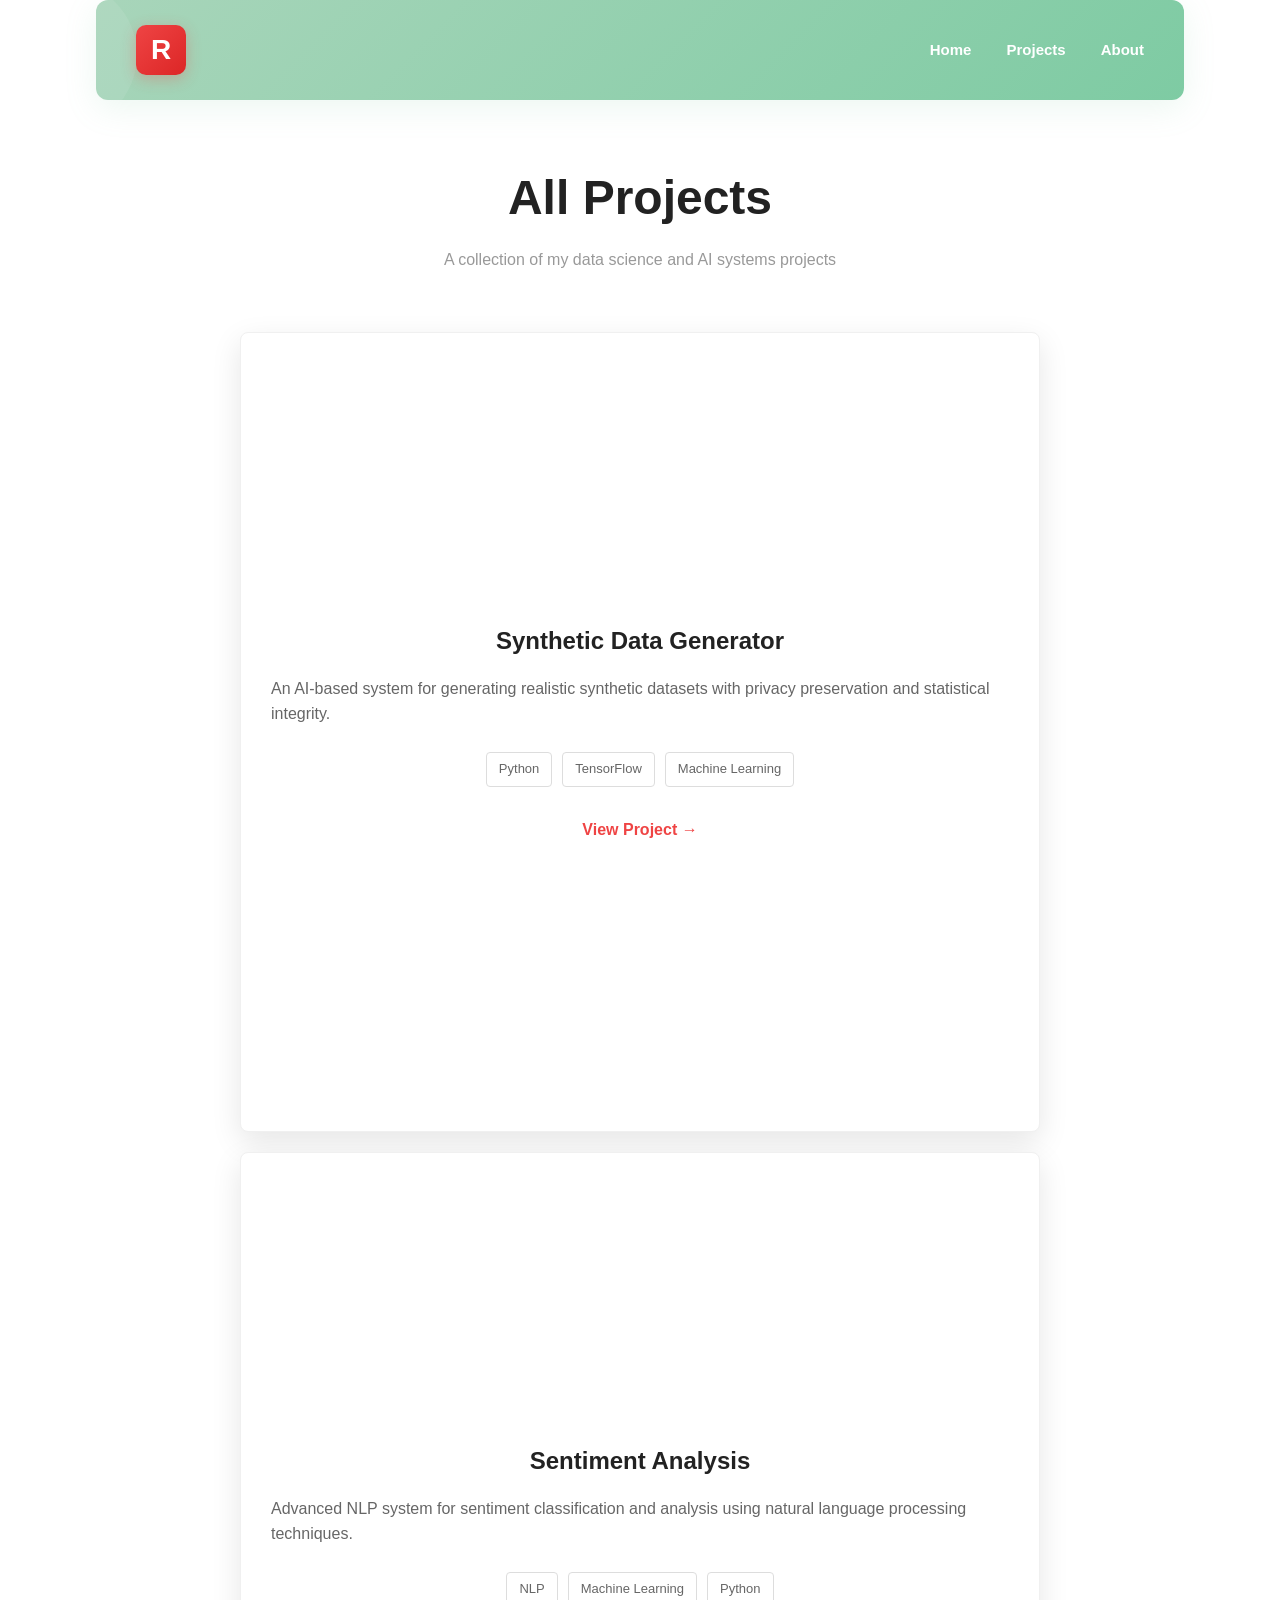
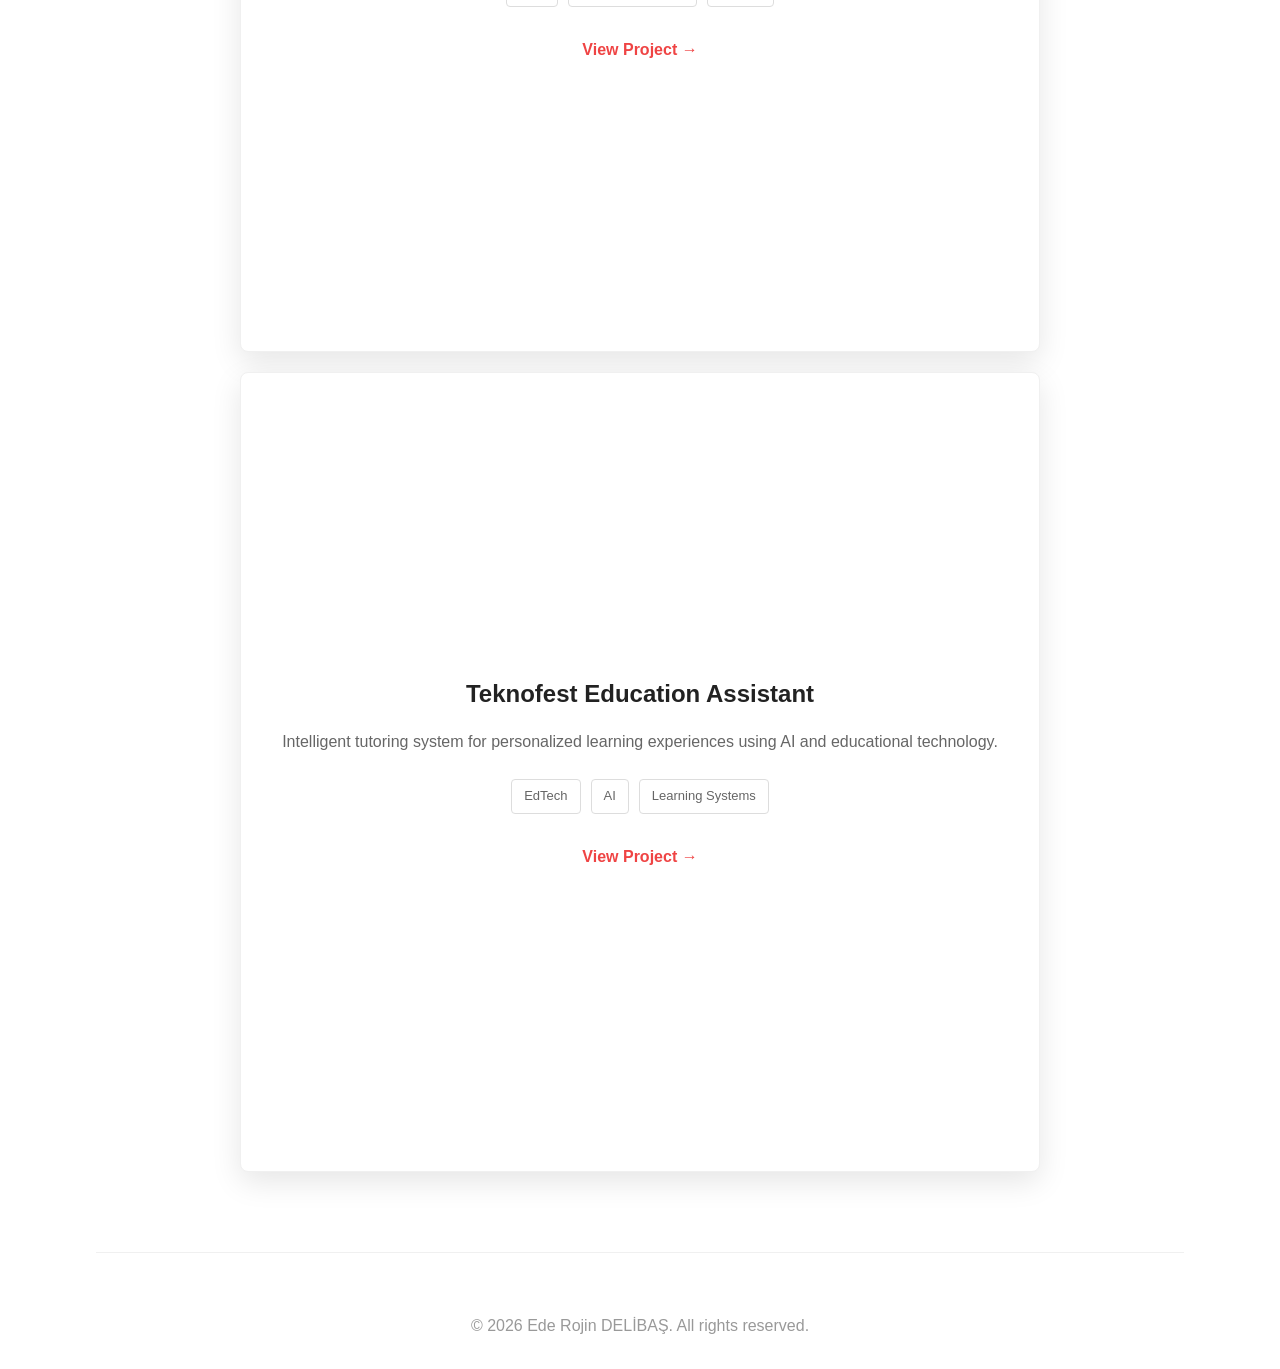
<file: projects.html>
<!DOCTYPE html>
<html>
<head>
  <title>All Projects - Ede Rojin DELİBAŞ</title>
  <link rel="stylesheet" href="style.css?v=4.4">
  <meta charset="UTF-8">
  <meta name="viewport" content="width=device-width, initial-scale=1.0">
</head>

<body>
<div class="container">

<header>
  <div class="header-content">
    <div class="logo-section">
      <div class="logo">R</div>
    </div>
    <div class="nav-section">
      <nav>
        <a href="index.html">Home</a>
        <a href="projects.html">Projects</a>
        <a href="index.html#about">About</a>
      </nav>
    </div>
  </div>
</header>

<div class="project-detail" style="text-align: center; margin-top: 60px;">
  <h1 style="font-size: 48px;">All Projects</h1>
  <p style="color: #999; margin-bottom: 50px;">A collection of my data science and AI systems projects</p>
</div>

<div style="max-width: 800px; margin: 40px auto;">

  <div class="card" style="background: white; border: 1px solid #f0f0f0; padding: 30px; margin-bottom: 20px; display: flex; flex-direction: column;">
    <h2 style="margin-bottom: 15px;">Synthetic Data Generator</h2>
    <p style="color: #666; margin-bottom: 10px;">
      An AI-based system for generating realistic synthetic datasets with privacy preservation and statistical integrity.
    </p>
    <div style="display: flex; gap: 10px; margin: 15px 0;">
      <span class="tech-tag">Python</span>
      <span class="tech-tag">TensorFlow</span>
      <span class="tech-tag">Machine Learning</span>
    </div>
    <a href="project1.html" style="color: #ef4444; text-decoration: none; font-weight: 600; margin-top: 15px;">View Project →</a>
  </div>

  <div class="card" style="background: white; border: 1px solid #f0f0f0; padding: 30px; margin-bottom: 20px; display: flex; flex-direction: column;">
    <h2 style="margin-bottom: 15px;">Sentiment Analysis</h2>
    <p style="color: #666; margin-bottom: 10px;">
      Advanced NLP system for sentiment classification and analysis using natural language processing techniques.
    </p>
    <div style="display: flex; gap: 10px; margin: 15px 0;">
      <span class="tech-tag">NLP</span>
      <span class="tech-tag">Machine Learning</span>
      <span class="tech-tag">Python</span>
    </div>
    <a href="project2.html" style="color: #ef4444; text-decoration: none; font-weight: 600; margin-top: 15px;">View Project →</a>
  </div>

  <div class="card" style="background: white; border: 1px solid #f0f0f0; padding: 30px; margin-bottom: 20px; display: flex; flex-direction: column;">
    <h2 style="margin-bottom: 15px;">Teknofest Education Assistant</h2>
    <p style="color: #666; margin-bottom: 10px;">
      Intelligent tutoring system for personalized learning experiences using AI and educational technology.
    </p>
    <div style="display: flex; gap: 10px; margin: 15px 0;">
      <span class="tech-tag">EdTech</span>
      <span class="tech-tag">AI</span>
      <span class="tech-tag">Learning Systems</span>
    </div>
    <a href="project3.html" style="color: #ef4444; text-decoration: none; font-weight: 600; margin-top: 15px;">View Project →</a>
  </div>

</div>

<footer>
  <p>© 2026 Ede Rojin DELİBAŞ. All rights reserved.</p>
</footer>

</div>
</body>
</html>
</file>
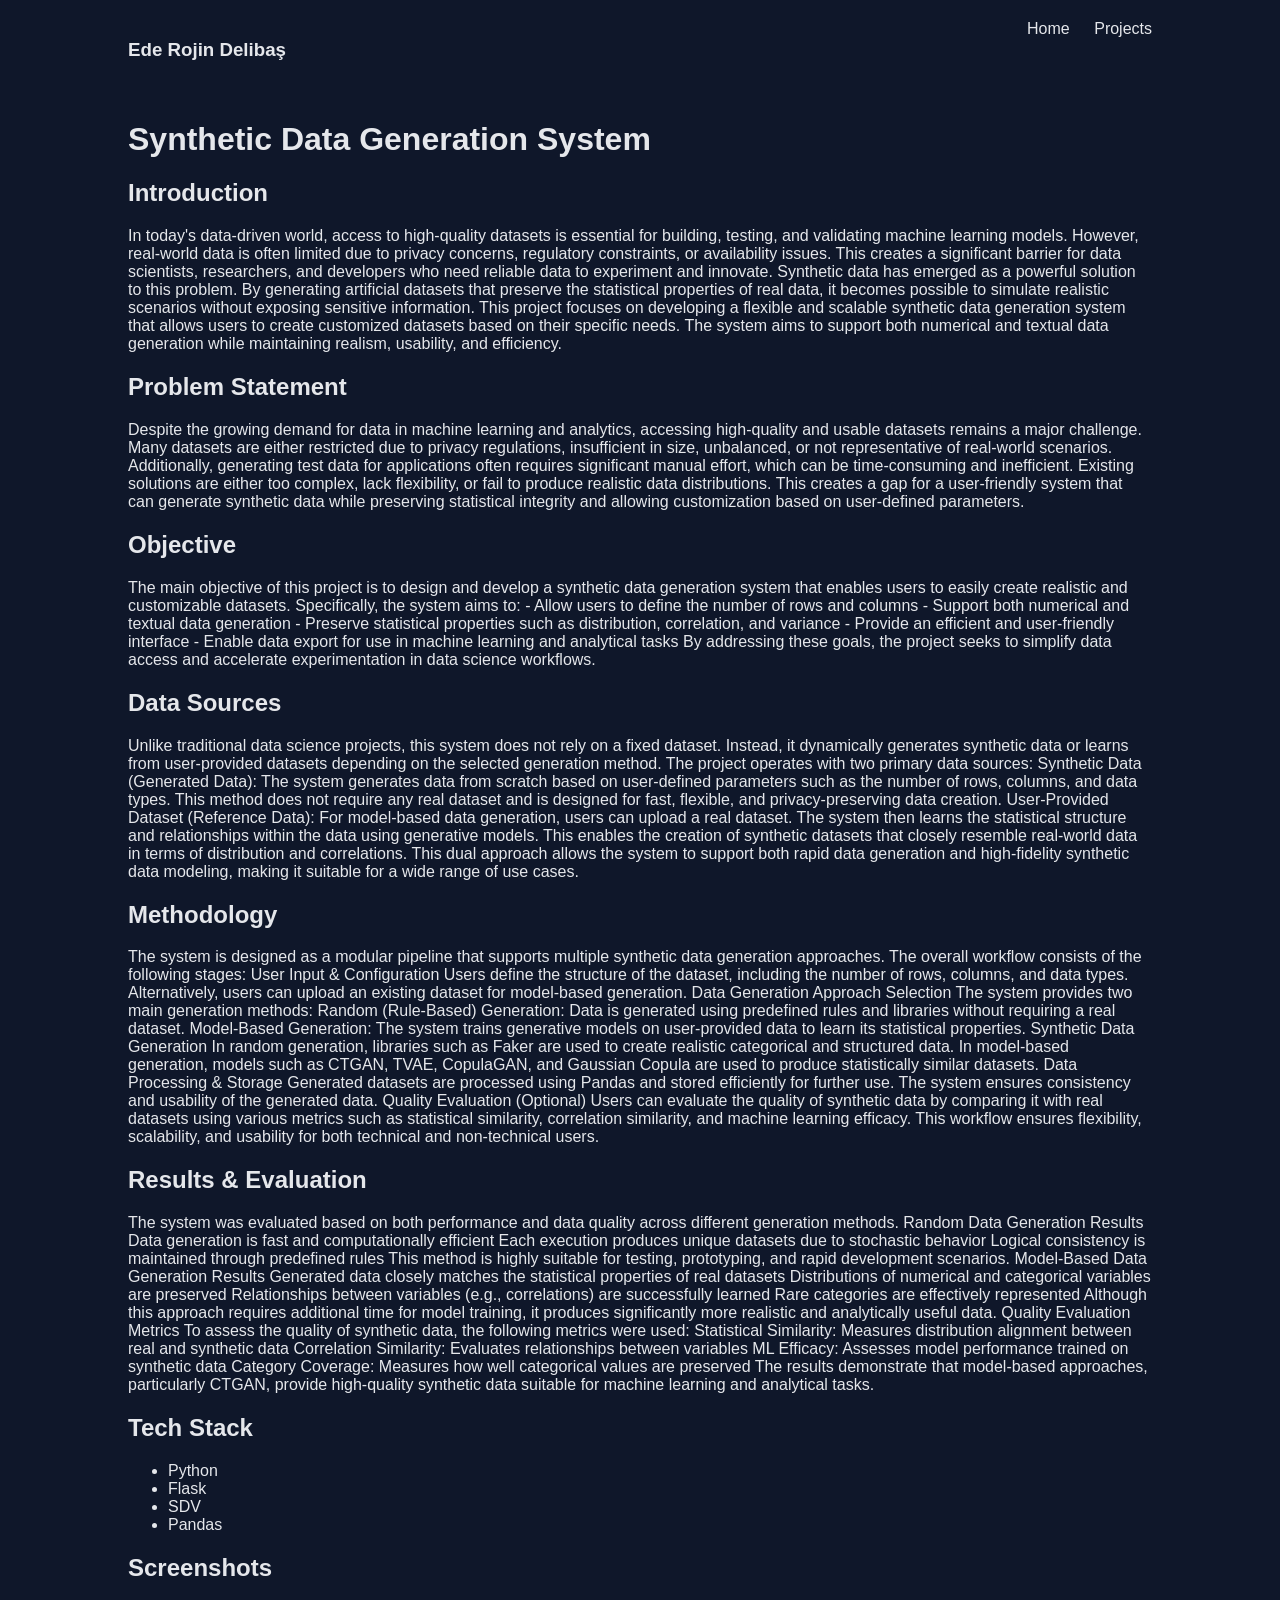
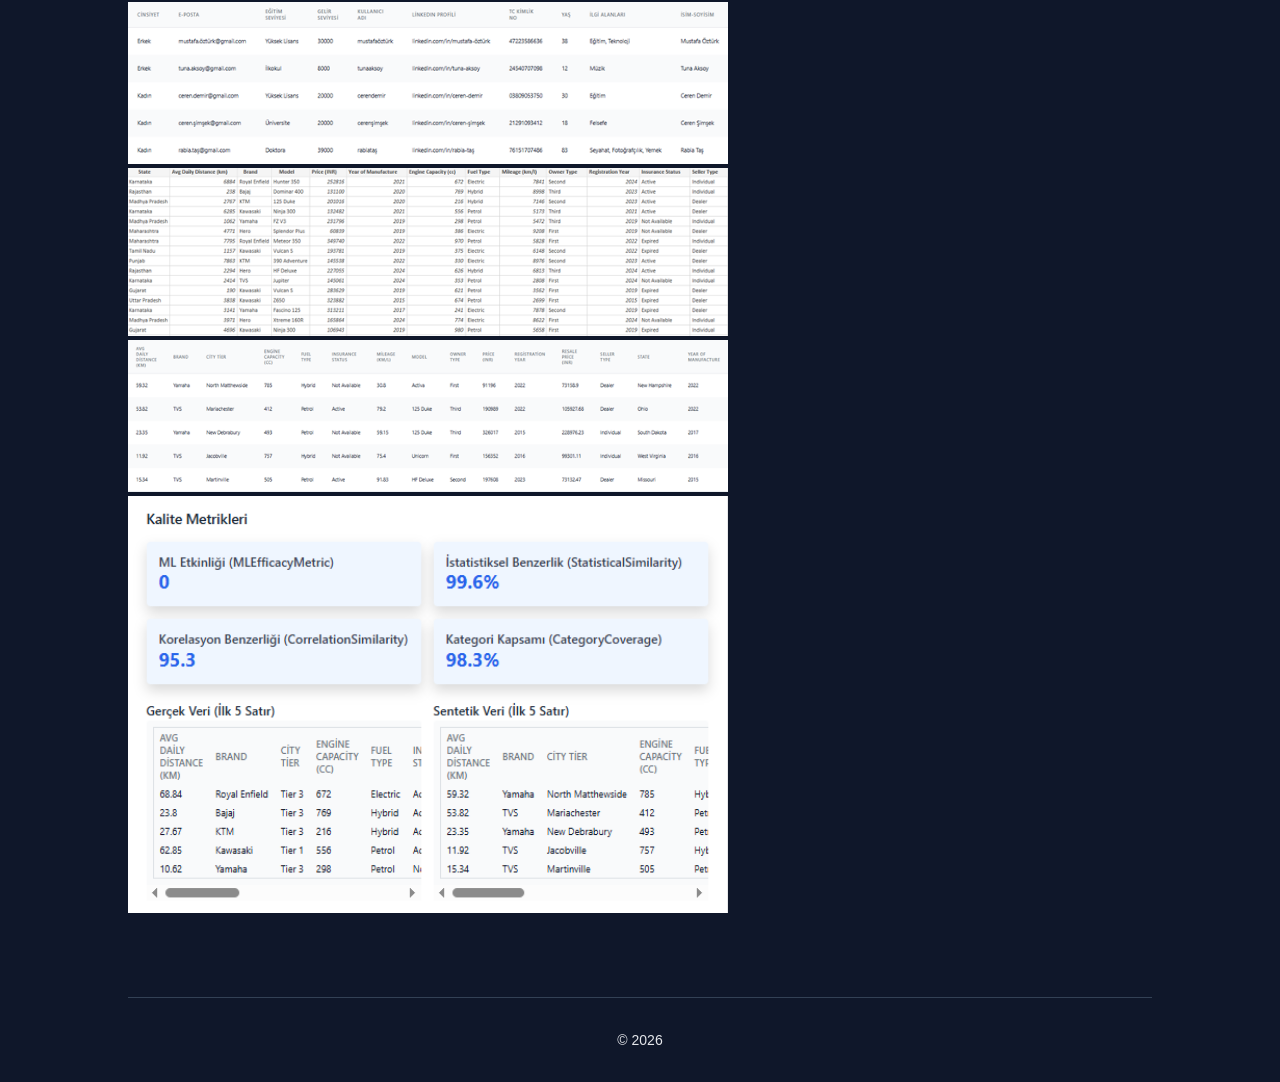
<file: Portfolio/project1.html>
<!DOCTYPE html>
<html>
<head>
  <title>Synthetic Data Generation System</title>
  <link rel="stylesheet" href="style.css">
</head>

<body>
<div class="container">

<header>
  <h3>Ede Rojin Delibaş</h3>
  <nav>
    <a href="index.html">Home</a>
    <a href="projects.html">Projects</a>
  </nav>
</header>

<h1>Synthetic Data Generation System</h1>

<h2>Introduction</h2>
<p>
In today's data-driven world, access to high-quality datasets is essential for building, testing, and validating machine learning models. However, real-world data is often limited due to privacy concerns, regulatory constraints, or availability issues. This creates a significant barrier for data scientists, researchers, and developers who need reliable data to experiment and innovate.
Synthetic data has emerged as a powerful solution to this problem. By generating artificial datasets that preserve the statistical properties of real data, it becomes possible to simulate realistic scenarios without exposing sensitive information.
This project focuses on developing a flexible and scalable synthetic data generation system that allows users to create customized datasets based on their specific needs. The system aims to support both numerical and textual data generation while maintaining realism, usability, and efficiency.

</p>

<h2>Problem Statement</h2>
<p>
Despite the growing demand for data in machine learning and analytics, accessing high-quality and usable datasets remains a major challenge. Many datasets are either restricted due to privacy regulations, insufficient in size, unbalanced, or not representative of real-world scenarios.
Additionally, generating test data for applications often requires significant manual effort, which can be time-consuming and inefficient. Existing solutions are either too complex, lack flexibility, or fail to produce realistic data distributions.
This creates a gap for a user-friendly system that can generate synthetic data while preserving statistical integrity and allowing customization based on user-defined parameters.

</p>

<h2>Objective</h2>
<p>
The main objective of this project is to design and develop a synthetic data generation system that enables users to easily create realistic and customizable datasets.
Specifically, the system aims to:
- Allow users to define the number of rows and columns
- Support both numerical and textual data generation
- Preserve statistical properties such as distribution, correlation, and variance
- Provide an efficient and user-friendly interface
- Enable data export for use in machine learning and analytical tasks

By addressing these goals, the project seeks to simplify data access and accelerate experimentation in data science workflows.

</p>

<h2>Data Sources</h2>
<p>
Unlike traditional data science projects, this system does not rely on a fixed dataset. Instead, it dynamically generates synthetic data or learns from user-provided datasets depending on the selected generation method.
The project operates with two primary data sources:

Synthetic Data (Generated Data):
The system generates data from scratch based on user-defined parameters such as the number of rows, columns, and data types. This method does not require any real dataset and is designed for fast, flexible, and privacy-preserving data creation.

User-Provided Dataset (Reference Data):
For model-based data generation, users can upload a real dataset. The system then learns the statistical structure and relationships within the data using generative models. This enables the creation of synthetic datasets that closely resemble real-world data in terms of distribution and correlations.
This dual approach allows the system to support both rapid data generation and high-fidelity synthetic data modeling, making it suitable for a wide range of use cases.

</p>

<h2>Methodology</h2>
<p>
The system is designed as a modular pipeline that supports multiple synthetic data generation approaches. The overall workflow consists of the following stages:
 
User Input & Configuration
Users define the structure of the dataset, including the number of rows, columns, and data types. Alternatively, users can upload an existing dataset for model-based generation.
 
Data Generation Approach Selection
The system provides two main generation methods:
Random (Rule-Based) Generation: Data is generated using predefined rules and libraries without requiring a real dataset.
Model-Based Generation: The system trains generative models on user-provided data to learn its statistical properties.

Synthetic Data Generation
In random generation, libraries such as Faker are used to create realistic categorical and structured data.
In model-based generation, models such as CTGAN, TVAE, CopulaGAN, and Gaussian Copula are used to produce statistically similar datasets.

Data Processing & Storage
Generated datasets are processed using Pandas and stored efficiently for further use. The system ensures consistency and usability of the generated data.

Quality Evaluation (Optional)
Users can evaluate the quality of synthetic data by comparing it with real datasets using various metrics such as statistical similarity, correlation similarity, and machine learning efficacy.
This workflow ensures flexibility, scalability, and usability for both technical and non-technical users.

</p>

<h2>Results & Evaluation</h2>
<p>
The system was evaluated based on both performance and data quality across different generation methods.

Random Data Generation Results
Data generation is fast and computationally efficient
Each execution produces unique datasets due to stochastic behavior
Logical consistency is maintained through predefined rules
This method is highly suitable for testing, prototyping, and rapid development scenarios.

Model-Based Data Generation Results
Generated data closely matches the statistical properties of real datasets
Distributions of numerical and categorical variables are preserved
Relationships between variables (e.g., correlations) are successfully learned
Rare categories are effectively represented
Although this approach requires additional time for model training, it produces significantly more realistic and analytically useful data.

Quality Evaluation Metrics
To assess the quality of synthetic data, the following metrics were used:
Statistical Similarity: Measures distribution alignment between real and synthetic data
Correlation Similarity: Evaluates relationships between variables
ML Efficacy: Assesses model performance trained on synthetic data
Category Coverage: Measures how well categorical values are preserved

The results demonstrate that model-based approaches, particularly CTGAN, provide high-quality synthetic data suitable for machine learning and analytical tasks.

</p>

<h2>Tech Stack</h2>
<ul>
<li>Python</li>
<li>Flask</li>
<li>SDV</li>
<li>Pandas</li>
</ul>

<h2>Screenshots</h2>

<img src="images/randsynt.png" width="600">
<img src="images/modelbasesyn.png" width="600">
<img src="images/prodmodelsyn.png" width="600">
<img src="images/qualitymetrics.png" width="600">

<footer>
  <p>© 2026</p>
</footer>

</div>
</body>
</html>
</file>
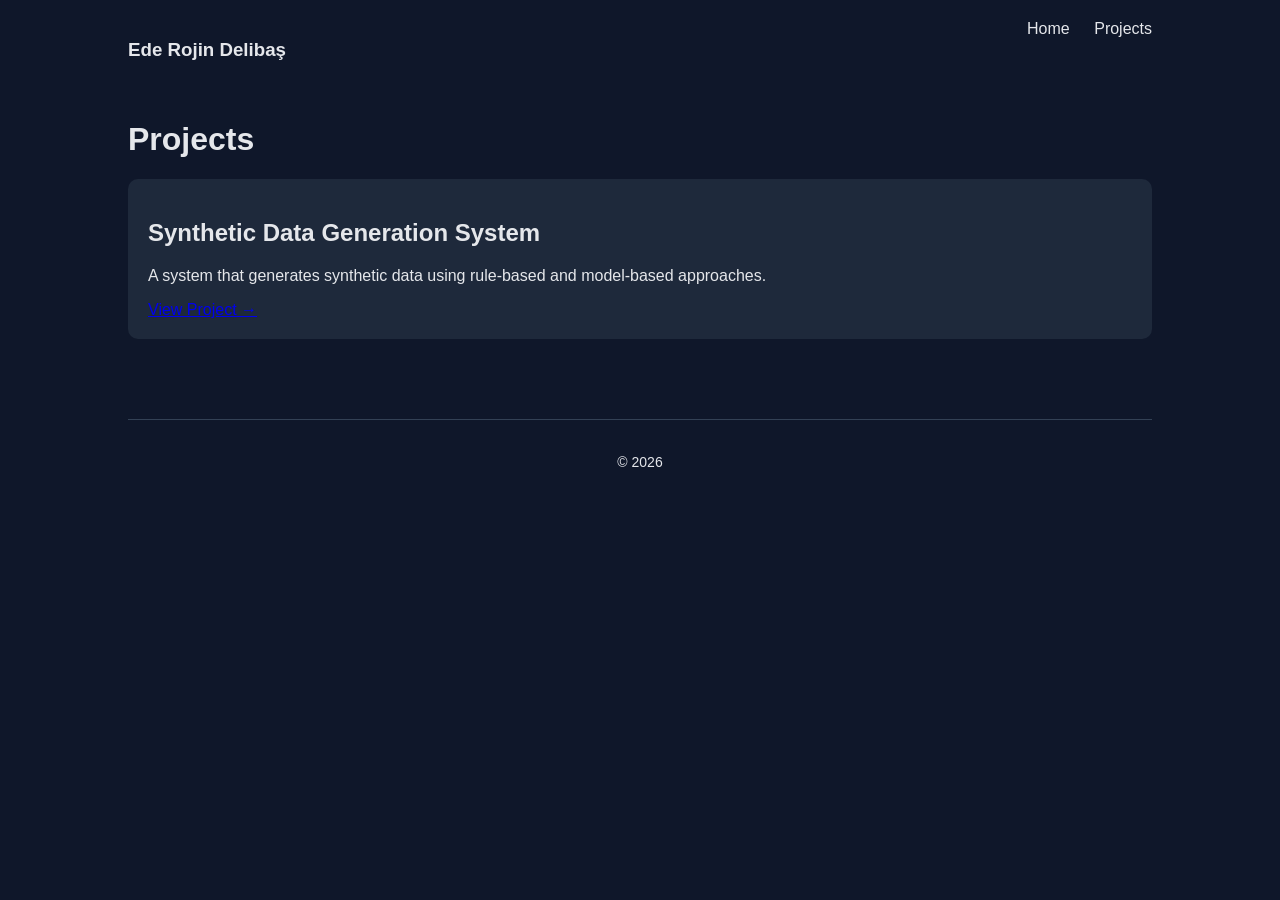
<file: Portfolio/projects.html>
<!DOCTYPE html>
<html>
<head>
  <title>Projects</title>
  <link rel="stylesheet" href="style.css">
</head>

<body>
<div class="container">

<header>
  <h3>Ede Rojin Delibaş</h3>
  <nav>
    <a href="index.html">Home</a>
    <a href="projects.html">Projects</a>
  </nav>
</header>

<h1>Projects</h1>

<div class="card">
  <h2>Synthetic Data Generation System</h2>
  <p>
    A system that generates synthetic data using rule-based and model-based approaches.
  </p>
  <a href="project1.html">View Project →</a>
</div>

<footer>
  <p>© 2026</p>
</footer>

</div>
</body>
</html>
</file>
<file: style.css>
/* PORTFOLIO v3.0 - UPDATED 2026-04-14 12:00 UTC */
* {
  margin: 0;
  padding: 0;
  box-sizing: border-box;
}

body {
  font-family: 'Segoe UI', Tahoma, Geneva, Verdana, sans-serif;
  background: #ffffff;
  color: #222;
  line-height: 1.6;
}

.container {
  width: 85%;
  margin: 0 auto;
  max-width: 1200px;
}

/* HEADER */
header {
  display: flex;
  align-items: center;
  padding: 25px 40px;
  margin-bottom: 50px;
  background: linear-gradient(135deg, #a8d5ba 0%, #7ecba3 100%);
  border-radius: 12px;
  box-shadow: 0 8px 32px rgba(126, 203, 163, 0.15);
  position: relative;
  overflow: hidden;
}

header::before {
  content: "";
  position: absolute;
  top: -50%;
  right: -50%;
  width: 200px;
  height: 200px;
  background: rgba(255, 255, 255, 0.1);
  border-radius: 50%;
  animation: float 6s ease-in-out infinite;
}

header::after {
  content: "";
  position: absolute;
  bottom: -30%;
  left: -10%;
  width: 150px;
  height: 150px;
  background: rgba(255, 255, 255, 0.08);
  border-radius: 50%;
  animation: float 8s ease-in-out infinite reverse;
}

@keyframes float {
  0%, 100% { transform: translateY(0px) translateX(0px); }
  50% { transform: translateY(20px) translateX(10px); }
}

.header-content {
  display: flex;
  justify-content: space-between;
  align-items: center;
  width: 100%;
  position: relative;
  z-index: 1;
}

.logo-section {
  display: flex;
  align-items: center;
  gap: 15px;
}

.logo {
  width: 50px;
  height: 50px;
  background: linear-gradient(135deg, #ef4444, #dc2626);
  border-radius: 10px;
  display: flex;
  align-items: center;
  justify-content: center;
  font-size: 28px;
  font-weight: 900;
  color: white;
  box-shadow: 0 4px 15px rgba(239, 68, 68, 0.3);
  animation: pulse-glow 2s ease-in-out infinite;
}

@keyframes pulse-glow {
  0%, 100% { box-shadow: 0 4px 15px rgba(239, 68, 68, 0.3); }
  50% { box-shadow: 0 4px 25px rgba(239, 68, 68, 0.5); }
}

header h3 {
  font-size: 20px;
  font-weight: 700;
  color: white;
  margin: 0;
  letter-spacing: 0.5px;
}

.nav-section {
  display: flex;
  align-items: center;
  gap: 40px;
}

nav {
  display: flex;
  gap: 35px;
}

nav a {
  text-decoration: none;
  color: white;
  font-weight: 600;
  font-size: 15px;
  transition: all 0.3s ease;
  position: relative;
  padding: 8px 0;
}

nav a::after {
  content: "";
  position: absolute;
  bottom: 0;
  left: 0;
  width: 0;
  height: 2px;
  background: white;
  transition: width 0.3s ease;
}

nav a:hover {
  color: #fff;
  transform: translateY(-2px);
}

nav a:hover::after {
  width: 100%;
}

.social-nav {
  display: flex;
  gap: 15px;
  align-items: center;
}

.social-nav a {
  width: 36px;
  height: 36px;
  background: rgba(255, 255, 255, 0.2);
  border-radius: 50%;
  display: flex;
  align-items: center;
  justify-content: center;
  color: white;
  text-decoration: none;
  font-size: 16px;
  transition: all 0.3s ease;
  backdrop-filter: blur(10px);
}

.social-nav a:hover {
  background: rgba(255, 255, 255, 0.4);
  transform: translateY(-4px) scale(1.1);
}

/* HERO SECTION */
.hero {
  text-align: center;
  margin: 100px 0 80px;
}

.hero h1 {
  font-size: 56px;
  font-weight: 800;
  margin-bottom: 20px;
  color: #111;
}

.hero h1::after {
  content: "";
  display: block;
  width: 80px;
  height: 4px;
  background: #ef4444;
  margin: 20px auto 30px;
}

.hero p {
  color: #999;
  font-size: 18px;
  max-width: 600px;
  margin: 0 auto;
  line-height: 1.8;
}

/* FILTER BAR */
.filter {
  display: flex;
  justify-content: center;
  gap: 10px;
  margin: 60px 0 50px;
  background: #facc15;
  padding: 20px 30px;
  border-radius: 4px;
  flex-wrap: wrap;
}

.filter button {
  border: none;
  background: none;
  padding: 8px 16px;
  font-weight: 700;
  font-size: 14px;
  cursor: pointer;
  color: #333;
  transition: all 0.3s ease;
  text-transform: uppercase;
  letter-spacing: 0.5px;
}

.filter button:hover {
  transform: scale(1.05);
}

.filter button.active {
  color: #111;
  text-decoration: underline;
}

/* PROJECT GRID */
.grid {
  display: grid;
  grid-template-columns: repeat(auto-fit, minmax(240px, 1fr));
  gap: 30px;
  margin: 50px 0;
}

/* PROJECT CARDS */
.card {
  position: relative;
  overflow: hidden;
  border-radius: 8px;
  cursor: pointer;
  background: #f5f5f5;
  aspect-ratio: 1 / 1;
  display: flex;
  align-items: center;
  justify-content: center;
  transition: all 0.4s cubic-bezier(0.34, 1.56, 0.64, 1);
  box-shadow: 0 10px 30px rgba(0, 0, 0, 0.1);
}

.card:hover {
  transform: translateY(-15px) scale(1.02);
  box-shadow: 0 25px 50px rgba(0, 0, 0, 0.25);
}

.card img {
  width: 100%;
  height: 100%;
  object-fit: cover;
  transition: transform 0.5s cubic-bezier(0.34, 1.56, 0.64, 1);
}

.card:hover img {
  transform: scale(1.15) rotate(2deg);
}

.overlay {
  position: absolute;
  top: 0;
  left: 0;
  width: 100%;
  height: 100%;
  background: linear-gradient(135deg, rgba(0, 0, 0, 0.85) 0%, rgba(0, 0, 0, 0.7) 100%);
  display: flex;
  flex-direction: column;
  justify-content: center;
  align-items: center;
  opacity: 0;
  transition: opacity 0.4s cubic-bezier(0.34, 1.56, 0.64, 1);
  text-align: center;
  color: white;
  padding: 30px;
  backdrop-filter: blur(5px);
}

.card:hover .overlay {
  opacity: 1;
}

.overlay h4 {
  font-size: 24px;
  font-weight: 700;
  margin-bottom: 10px;
  animation: slideDown 0.5s ease-out forwards;
  opacity: 0;
}

.card:hover .overlay h4 {
  animation: slideDown 0.6s ease-out forwards;
}

.overlay p {
  font-size: 14px;
  color: #ddd;
  max-width: 80%;
  animation: slideUp 0.5s ease-out forwards;
  opacity: 0;
}

.card:hover .overlay p {
  animation: slideUp 0.8s ease-out forwards;
}

@keyframes slideDown {
  from {
    opacity: 0;
    transform: translateY(-20px);
  }
  to {
    opacity: 1;
    transform: translateY(0);
  }
}

@keyframes slideUp {
  from {
    opacity: 0;
    transform: translateY(20px);
  }
  to {
    opacity: 1;
    transform: translateY(0);
  }
}

/* PROJECT DETAIL PAGE */
.project-detail {
  max-width: 900px;
  margin: 60px auto;
}

.project-header {
  text-align: center;
  margin-bottom: 50px;
}

.project-header h1 {
  font-size: 48px;
  font-weight: 800;
  margin-bottom: 10px;
  color: #111;
}

.project-header .category {
  display: inline-block;
  background: #facc15;
  padding: 6px 14px;
  border-radius: 20px;
  font-size: 12px;
  font-weight: 700;
  text-transform: uppercase;
  margin-bottom: 20px;
}

.project-image {
  width: 100%;
  border-radius: 4px;
  margin: 40px 0;
  max-height: 500px;
  object-fit: cover;
}

.project-section {
  margin: 40px 0;
}

.project-section h2 {
  font-size: 28px;
  font-weight: 700;
  margin-bottom: 15px;
  color: #111;
}

.project-section h2::before {
  content: "";
  display: inline-block;
  width: 4px;
  height: 28px;
  background: #ef4444;
  margin-right: 15px;
  border-radius: 2px;
  vertical-align: middle;
}

.project-section p {
  color: #666;
  line-height: 1.8;
  margin-bottom: 15px;
}

.project-section ul {
  list-style: none;
  margin: 15px 0;
}

.project-section li {
  color: #666;
  padding-left: 25px;
  margin: 10px 0;
  position: relative;
  line-height: 1.8;
}

.project-section li::before {
  content: "▸";
  position: absolute;
  left: 0;
  color: #ef4444;
  font-weight: bold;
}

.project-tech {
  background: #f9f9f9;
  padding: 20px;
  border-radius: 4px;
  margin: 25px 0;
  border-left: 4px solid #facc15;
}

.project-tech strong {
  display: block;
  margin-bottom: 10px;
  color: #111;
}

.tech-tags {
  display: flex;
  flex-wrap: wrap;
  gap: 10px;
}

.tech-tag {
  background: #fff;
  border: 1px solid #ddd;
  padding: 6px 12px;
  border-radius: 4px;
  font-size: 13px;
  color: #666;
}

.back-link {
  display: inline-block;
  margin-top: 50px;
  padding: 12px 24px;
  background: #111;
  color: white;
  text-decoration: none;
  border-radius: 4px;
  transition: background 0.3s ease;
  font-weight: 600;
}

.back-link:hover {
  background: #333;
}

/* FOOTER */
footer {
  text-align: center;
  padding: 60px 0 30px;
  color: #999;
  border-top: 1px solid #f0f0f0;
  margin-top: 80px;
}

/* ABOUT SECTION */
.about-section {
  background: linear-gradient(135deg, rgba(168, 213, 186, 0.1) 0%, rgba(126, 203, 163, 0.05) 100%);
  padding: 80px 0;
  margin: 80px 0;
  border-radius: 12px;
  border-top: 2px solid #a8d5ba;
  border-bottom: 2px solid #a8d5ba;
}

.about-container {
  max-width: 1000px;
  margin: 0 auto;
  padding: 0 30px;
}

.about-content {
  text-align: left;
}

.about-grid {
  display: grid;
  grid-template-columns: 1fr 1.2fr;
  gap: 60px;
  align-items: start;
}

.about-image {
  position: relative;
}

.about-image img {
  width: 100%;
  border-radius: 12px;
  box-shadow: 0 15px 40px rgba(0, 0, 0, 0.12);
  object-fit: cover;
  aspect-ratio: 3/4;
}

.about-text h2 {
  font-size: 42px;
  font-weight: 800;
  color: #111;
  margin-bottom: 25px;
  position: relative;
  display: inline-block;
  letter-spacing: -0.5px;
}

.about-text h2::after {
  content: "";
  position: absolute;
  bottom: -10px;
  left: 0;
  width: 60px;
  height: 4px;
  background: linear-gradient(90deg, #a8d5ba, #7ecba3);
  border-radius: 2px;
}

.about-text p {
  font-size: 16px;
  color: #555;
  line-height: 1.9;
  margin-bottom: 22px;
  margin-top: 45px;
  font-weight: 500;
}

.about-text p:first-of-type {
  margin-top: 0;
}

.about-links {
  margin-top: 50px;
}

.about-links h3 {
  font-size: 18px;
  font-weight: 800;
  color: #111;
  margin-bottom: 25px;
  text-transform: uppercase;
  letter-spacing: 0.5px;
}

.social-links {
  display: flex;
  gap: 15px;
  flex-wrap: wrap;
}

.social-link {
  display: inline-flex;
  align-items: center;
  justify-content: center;
  width: 50px;
  height: 50px;
  background: linear-gradient(135deg, #a8d5ba, #7ecba3);
  border: none;
  border-radius: 10px;
  text-decoration: none;
  color: white;
  font-weight: 700;
  font-size: 18px;
  transition: all 0.3s cubic-bezier(0.34, 1.56, 0.64, 1);
  box-shadow: 0 4px 15px rgba(168, 213, 186, 0.25);
}

.social-link:hover {
  background: linear-gradient(135deg, #7ecba3, #5ab896);
  color: white;
  transform: translateY(-6px) scale(1.1);
  box-shadow: 0 10px 30px rgba(126, 203, 163, 0.4);
  border-color: transparent;
}

.social-link span {
  display: flex;
  align-items: center;
  justify-content: center;
  width: 100%;
  height: 100%;
}

/* RESPONSIVE */
@media (max-width: 768px) {
  .container {
    width: 90%;
  }

  .hero h1 {
    font-size: 36px;
  }

  .grid {
    grid-template-columns: repeat(auto-fit, minmax(250px, 1fr));
    gap: 20px;
  }

  .filter {
    flex-direction: column;
    align-items: center;
  }

  .filter button {
    width: 100%;
  }

  .about-grid {
    grid-template-columns: 1fr;
    gap: 40px;
  }

  .about-text h2 {
    font-size: 32px;
  }

  .about-text p {
    font-size: 15px;
    line-height: 1.8;
  }

  .social-links {
    gap: 12px;
  }

  .social-link {
    width: 45px;
    height: 45px;
  }
}

/* PROJECT PAGE STYLING */
h1 {
  font-size: 36px;
  margin-bottom: 10px;
}

.subtitle {
  color: #64748b;
  margin-bottom: 30px;
}

.hero-img {
  width: 100%;
  border-radius: 10px;
  margin: 30px 0;
}

.content {
  max-width: 800px;
  margin: 60px auto;
}

.content h2 {
  font-size: 24px;
  margin-bottom: 10px;
  border-left: 4px solid #f59e0b;
  padding-left: 10px;
}

.content p {
  line-height: 1.7;
  color: #374151;
}
</file>
<file: Portfolio/style.css>
body {
  margin: 0;
  font-family: 'Inter', sans-serif;
  background-color: #0f172a;
  color: #e5e7eb;
}

.container {
  width: 80%;
  margin: auto;
}

header {
  display: flex;
  justify-content: space-between;
  padding: 20px 0;
}

nav a {
  margin-left: 20px;
  text-decoration: none;
  color: #e5e7eb;
}

.hero {
  margin-top: 80px;
}

.hero h1 {
  font-size: 40px;
}

.card {
  background: #1e293b;
  padding: 20px;
  border-radius: 10px;
  margin-top: 20px;
  transition: 0.3s;
}

.card:hover {
  transform: translateY(-5px);
}

footer {
  margin-top: 80px;
  padding: 20px 0;
  border-top: 1px solid #334155;
  text-align: center;
  font-size: 14px;
}
</file>
